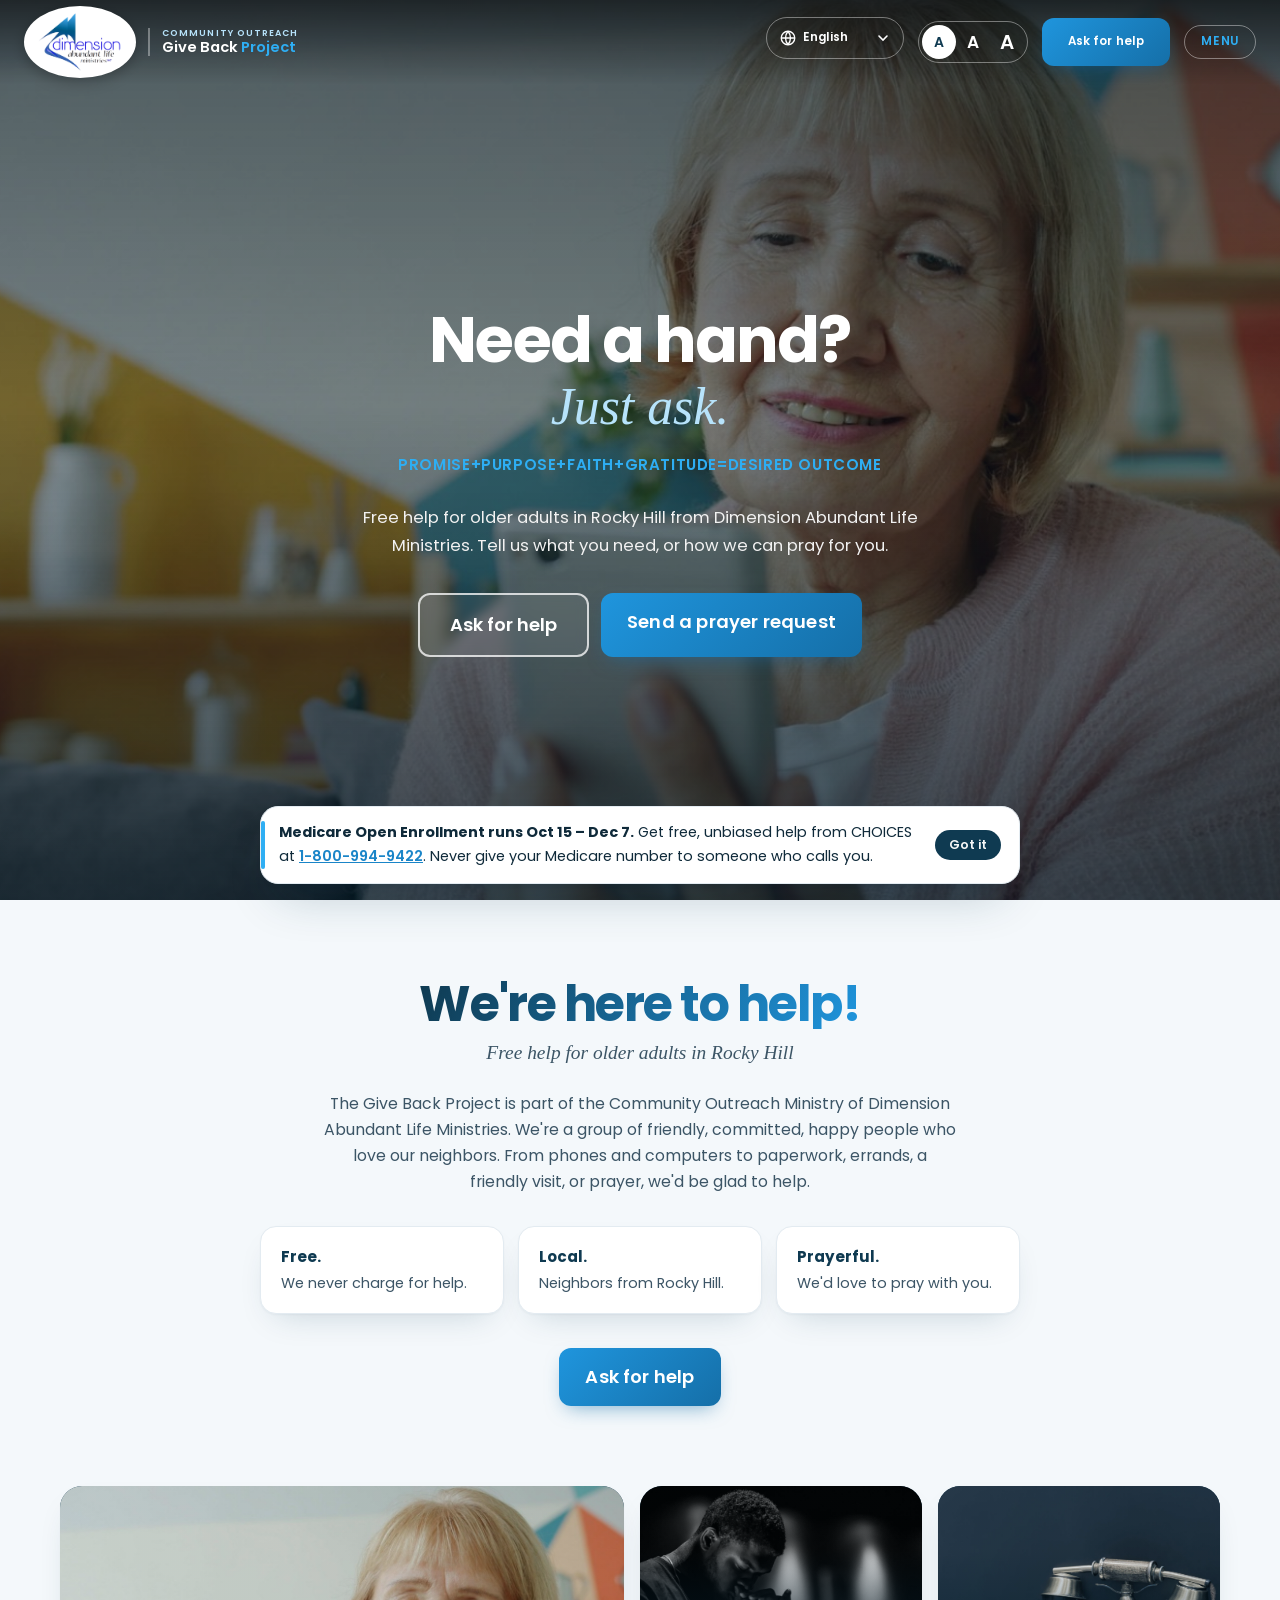
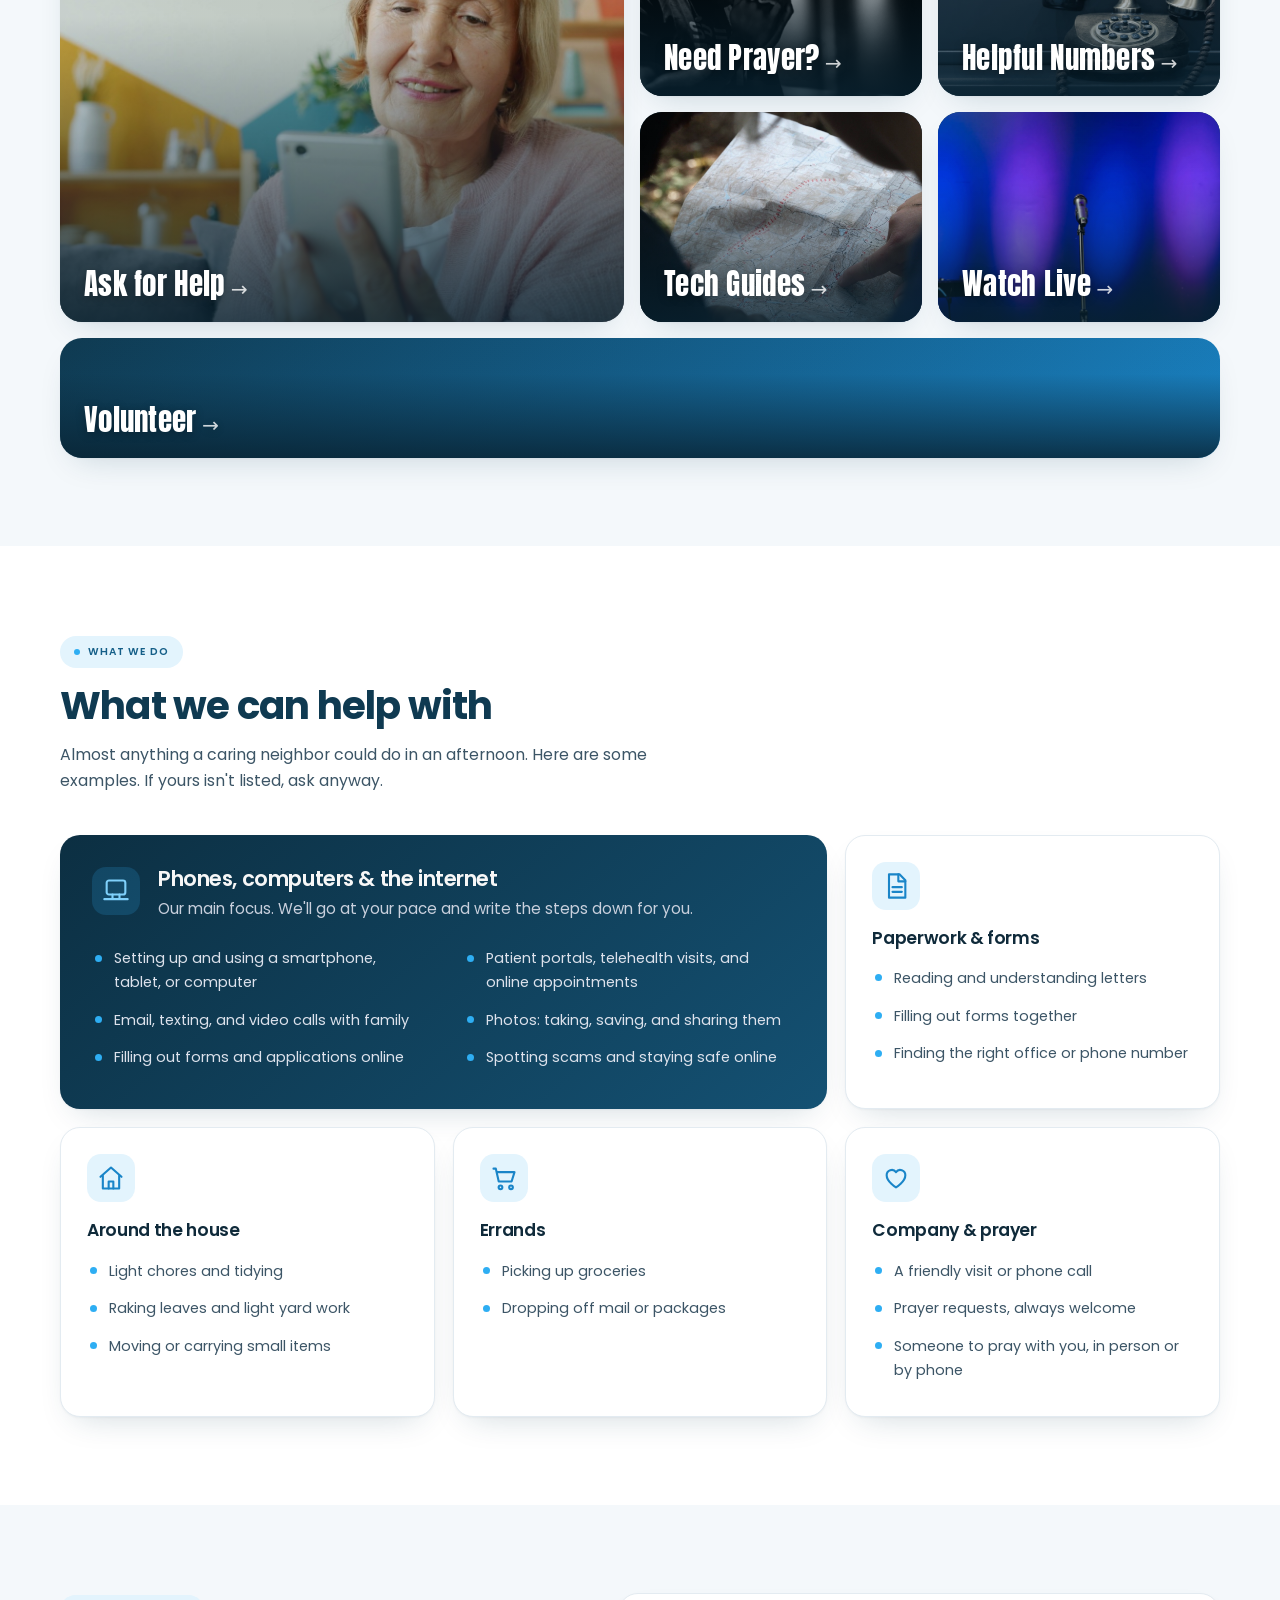
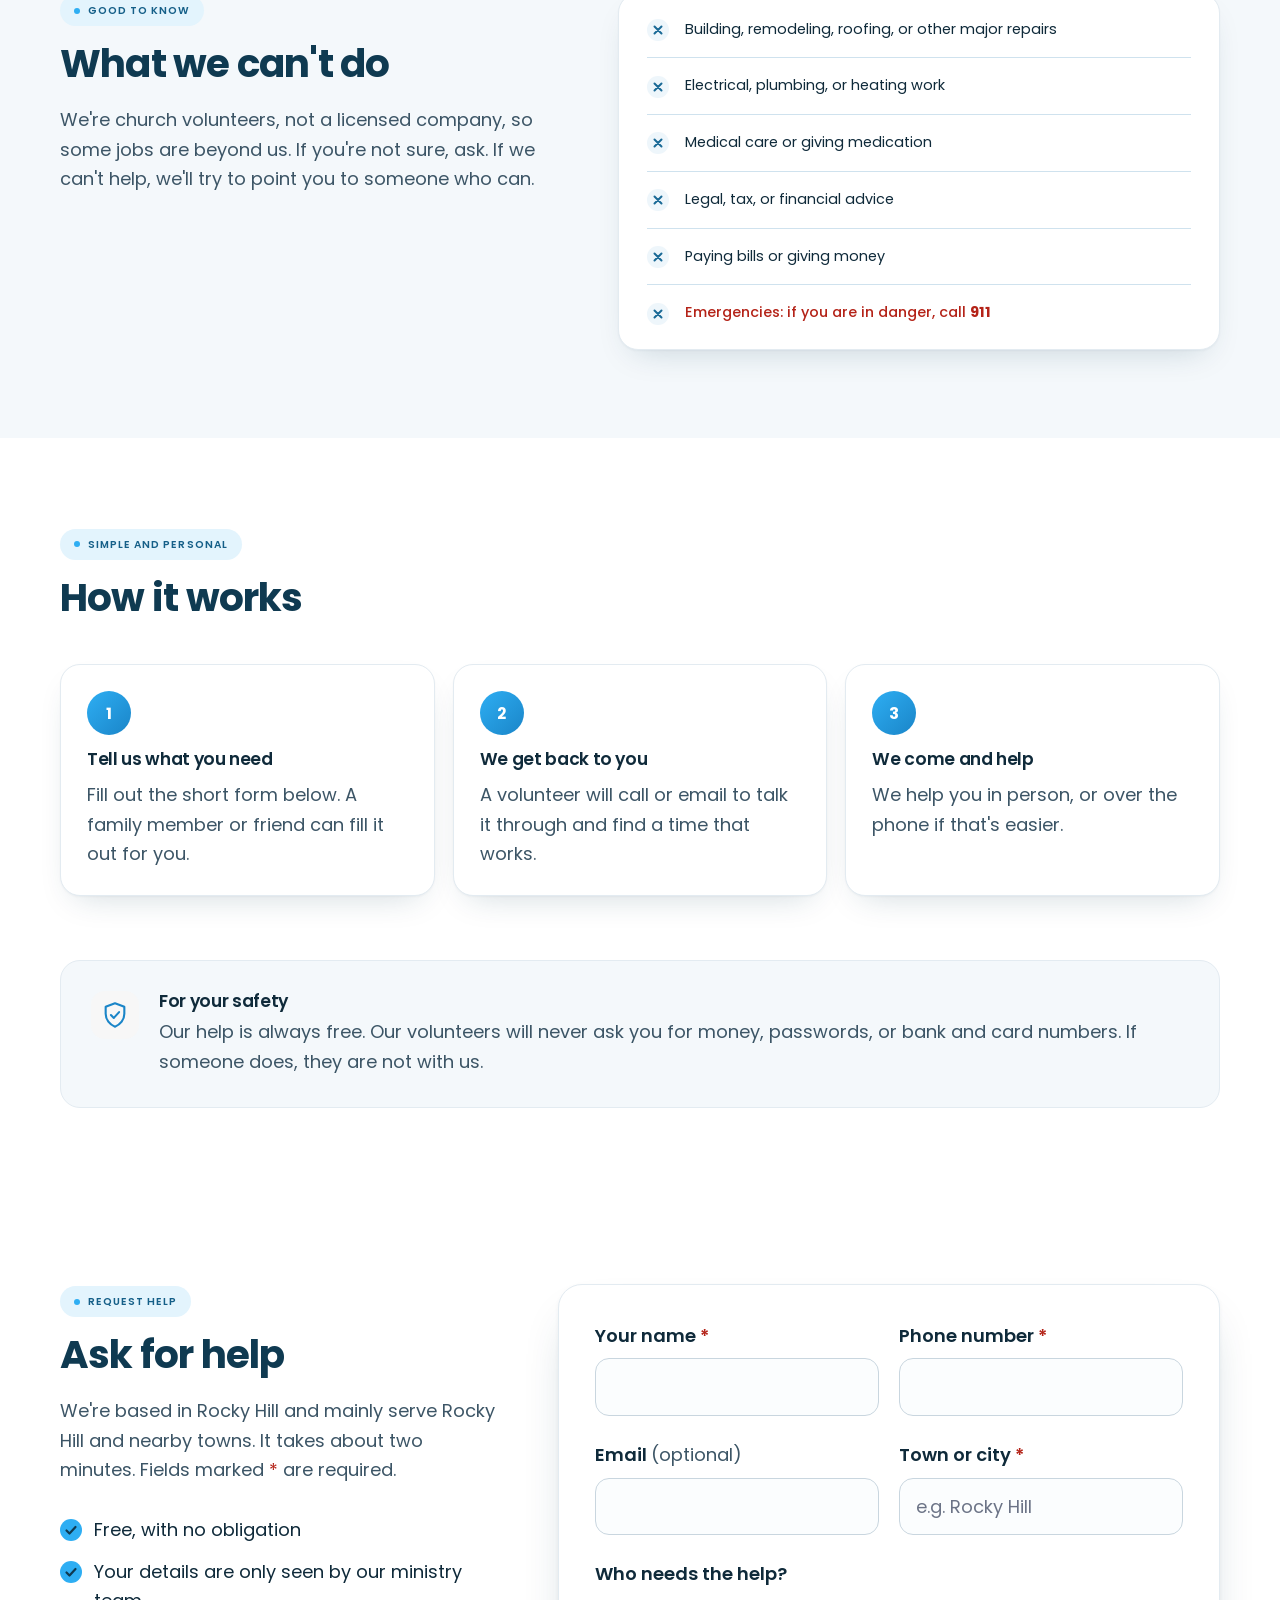
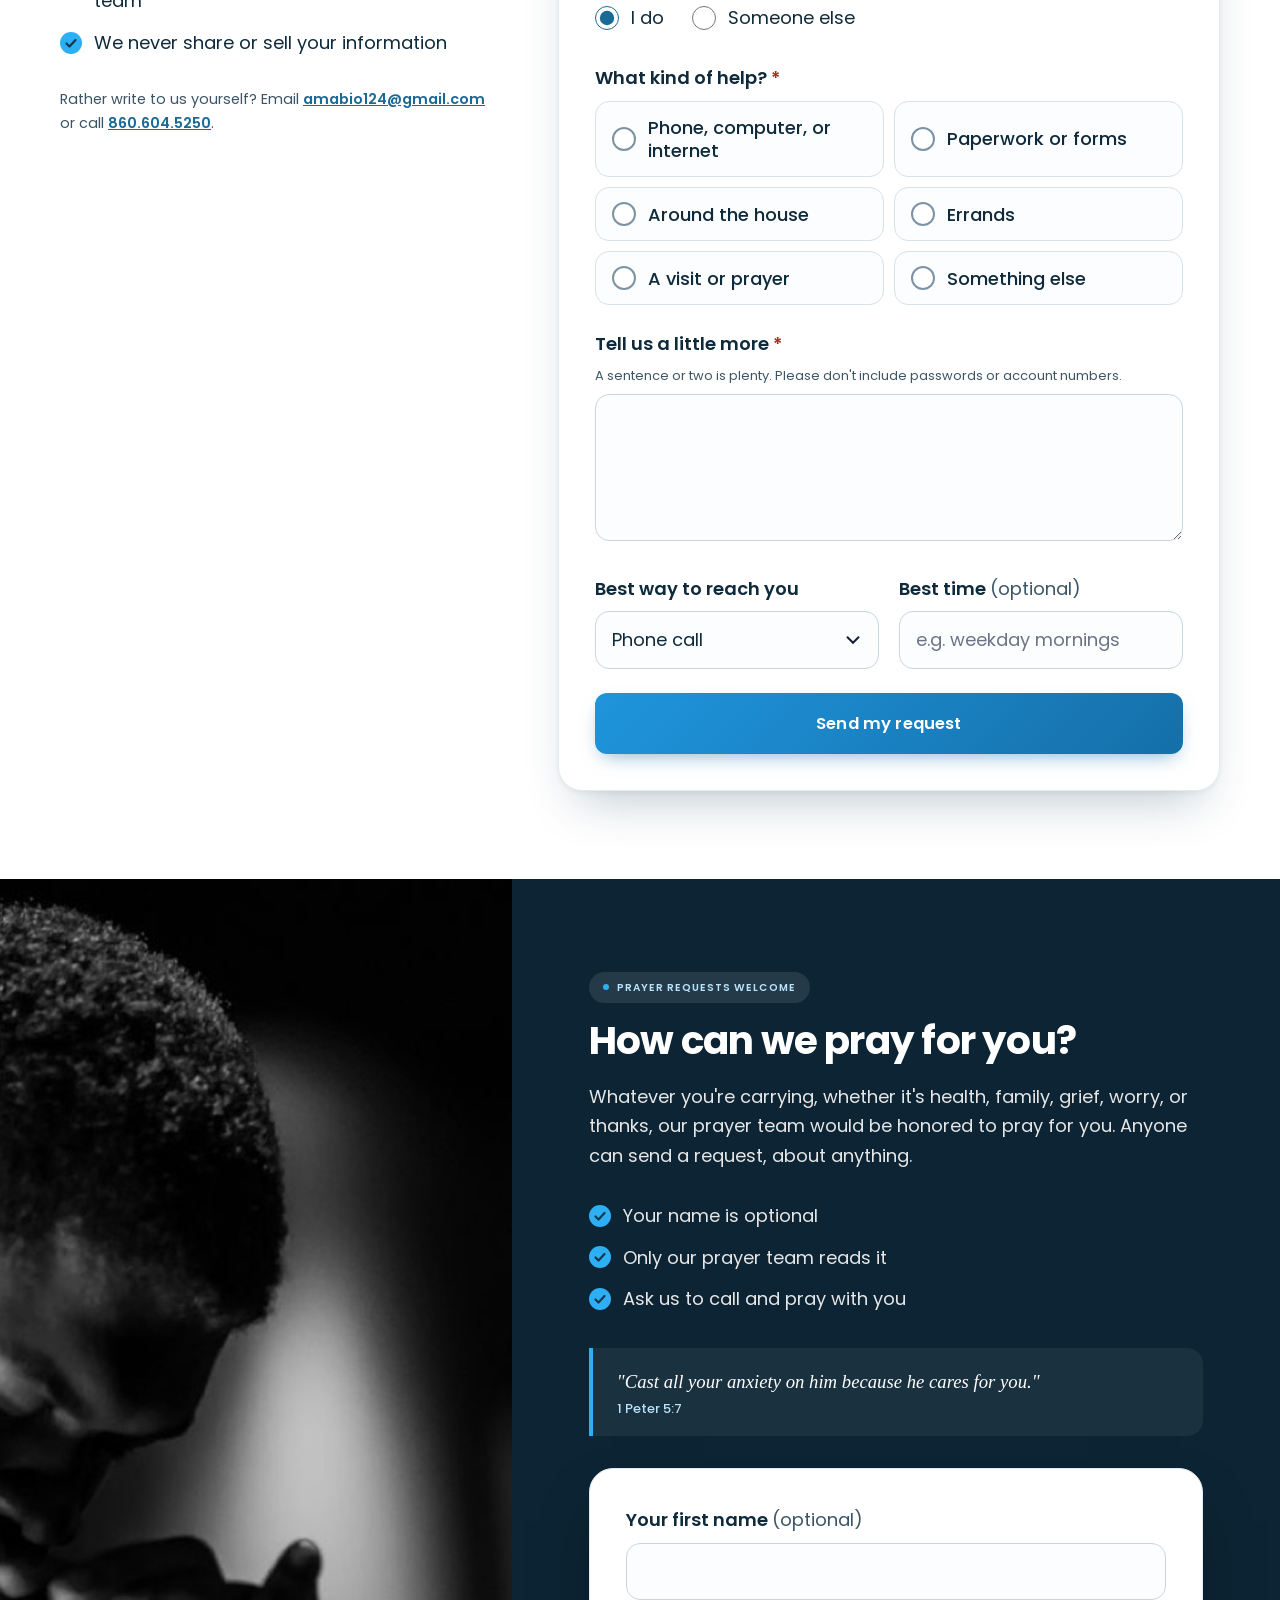
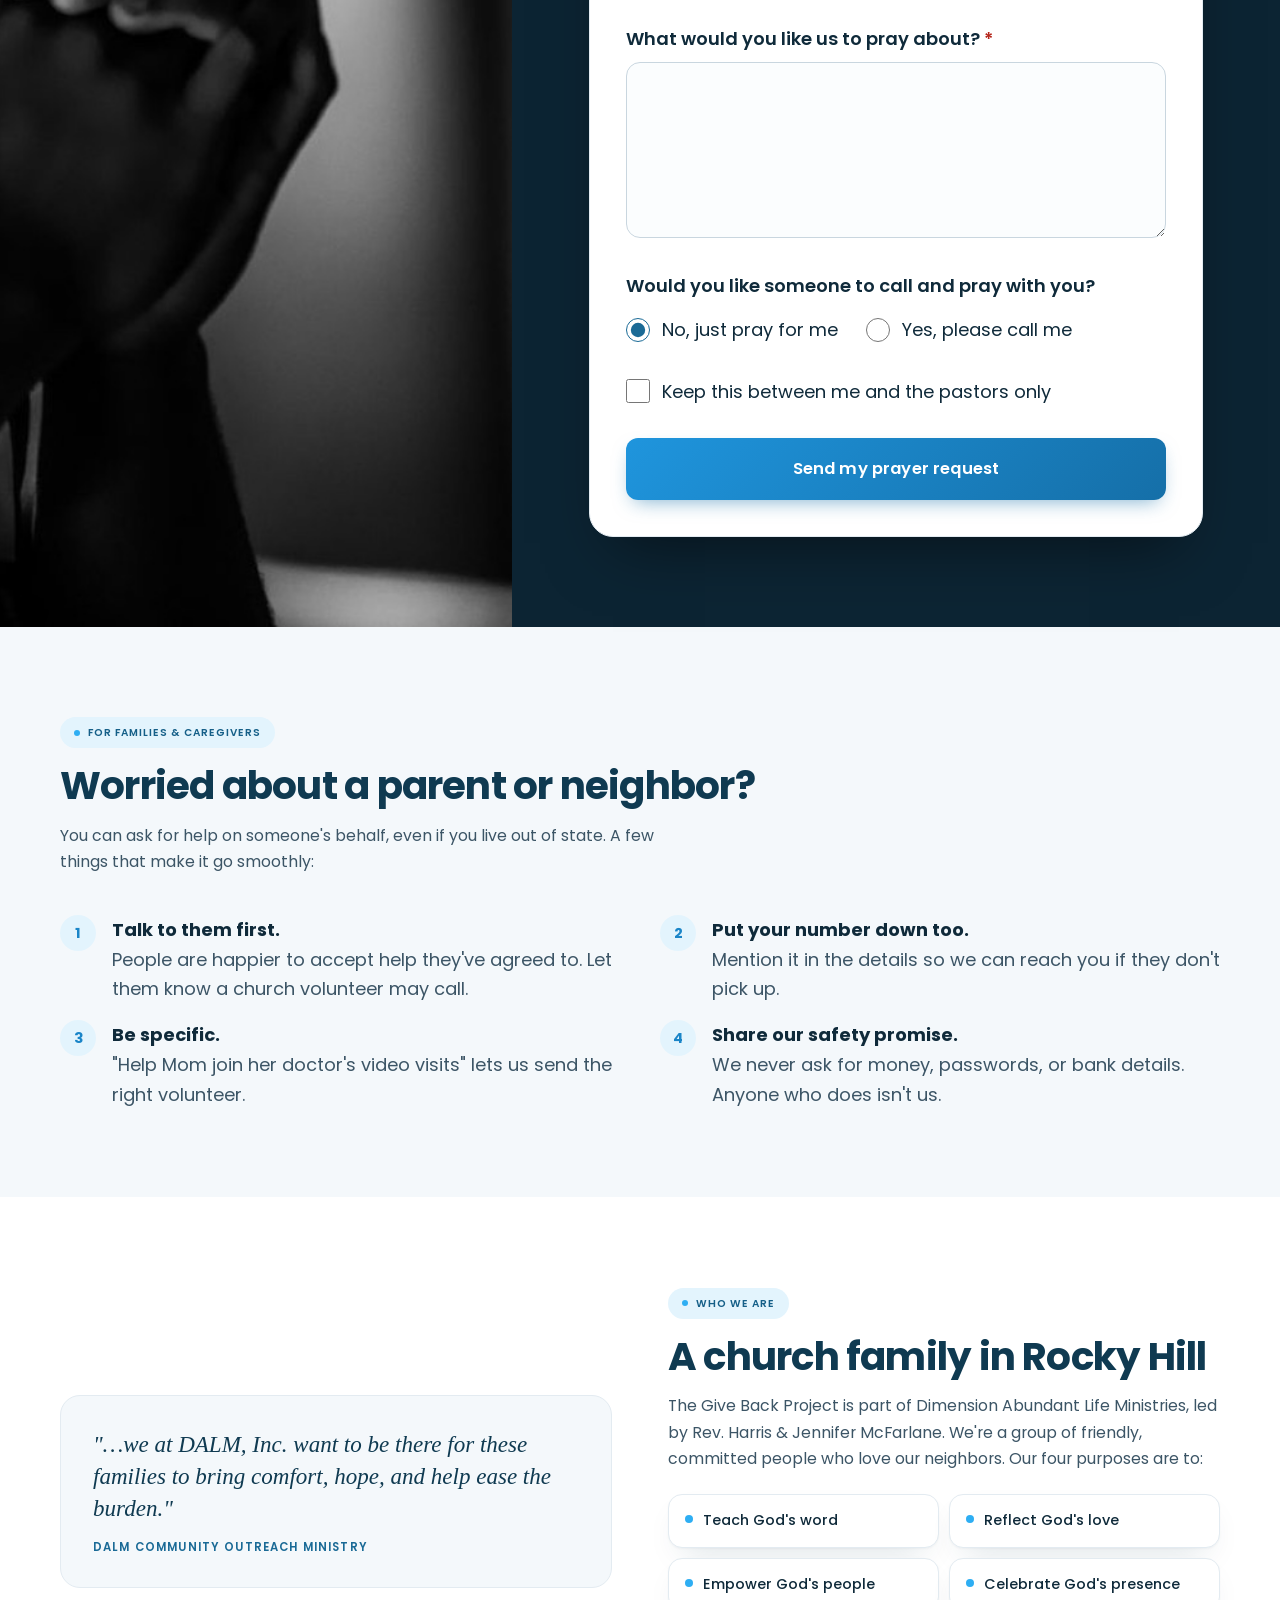
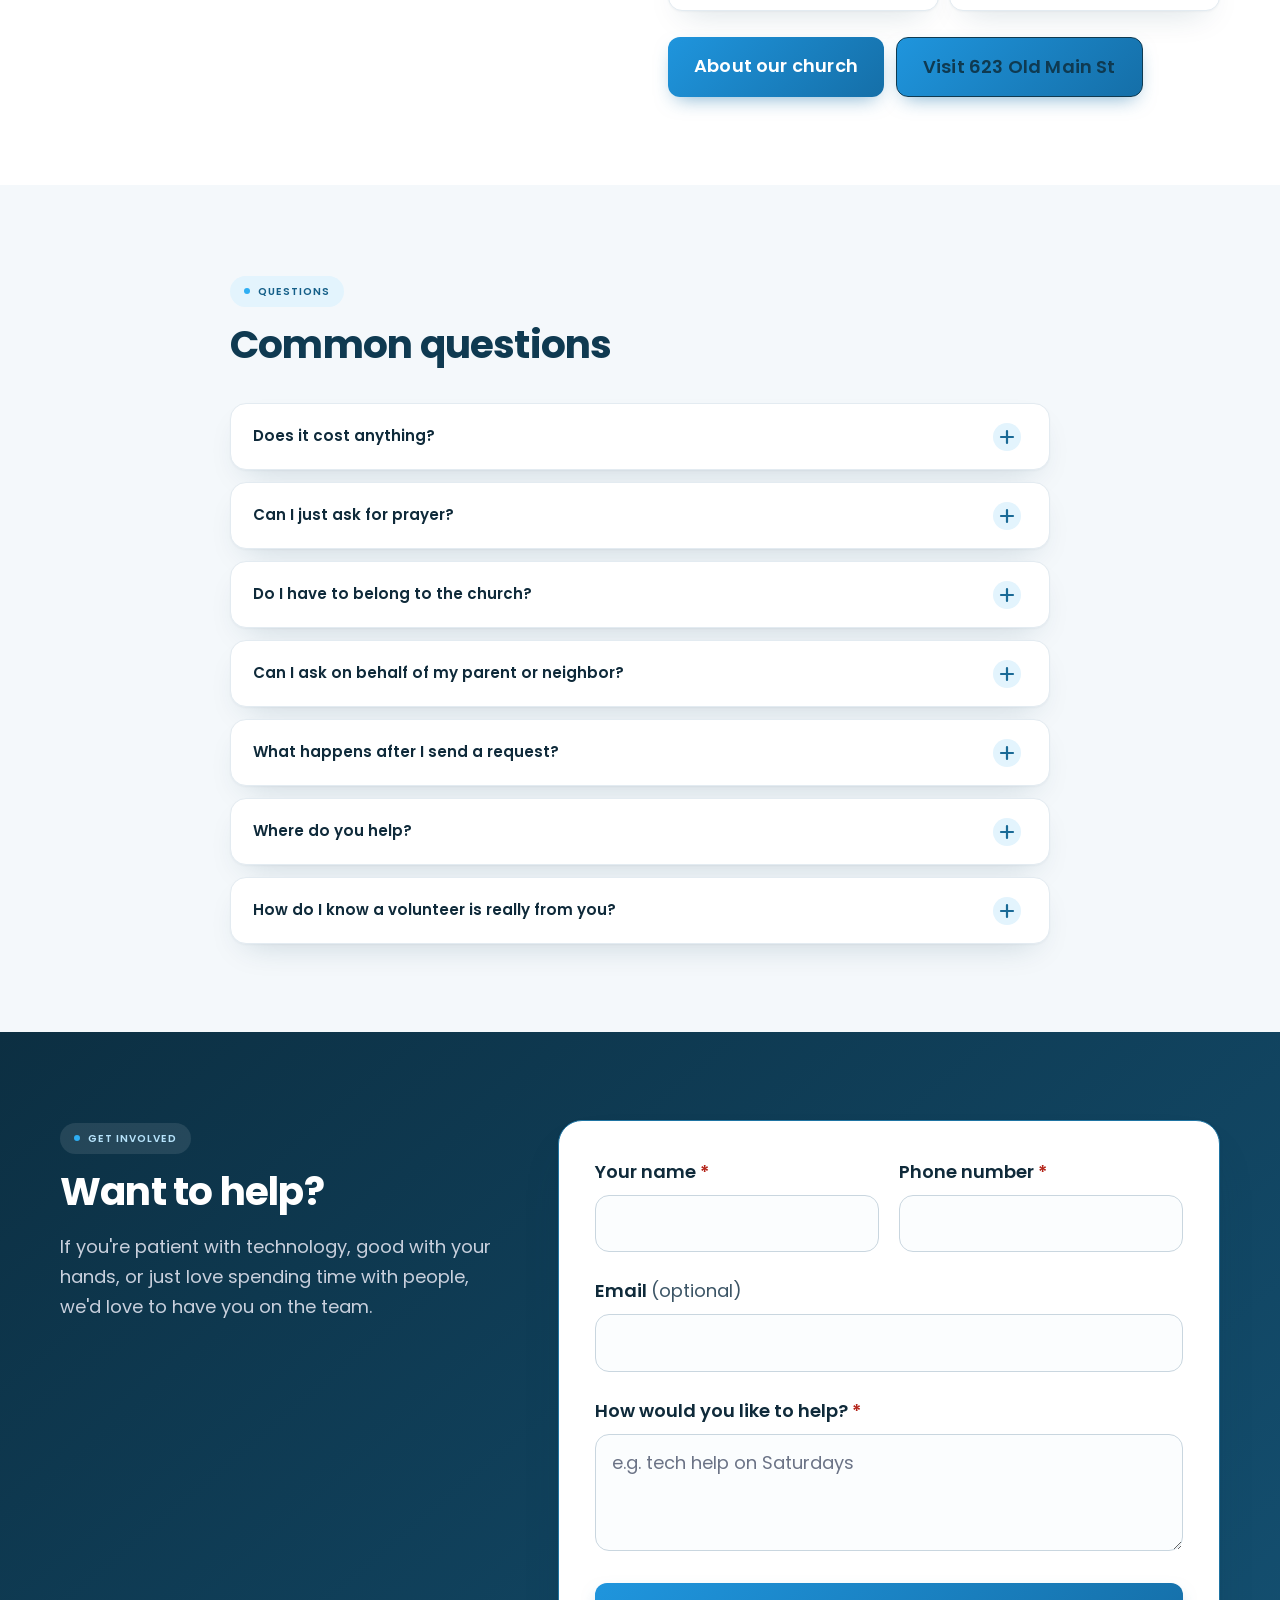
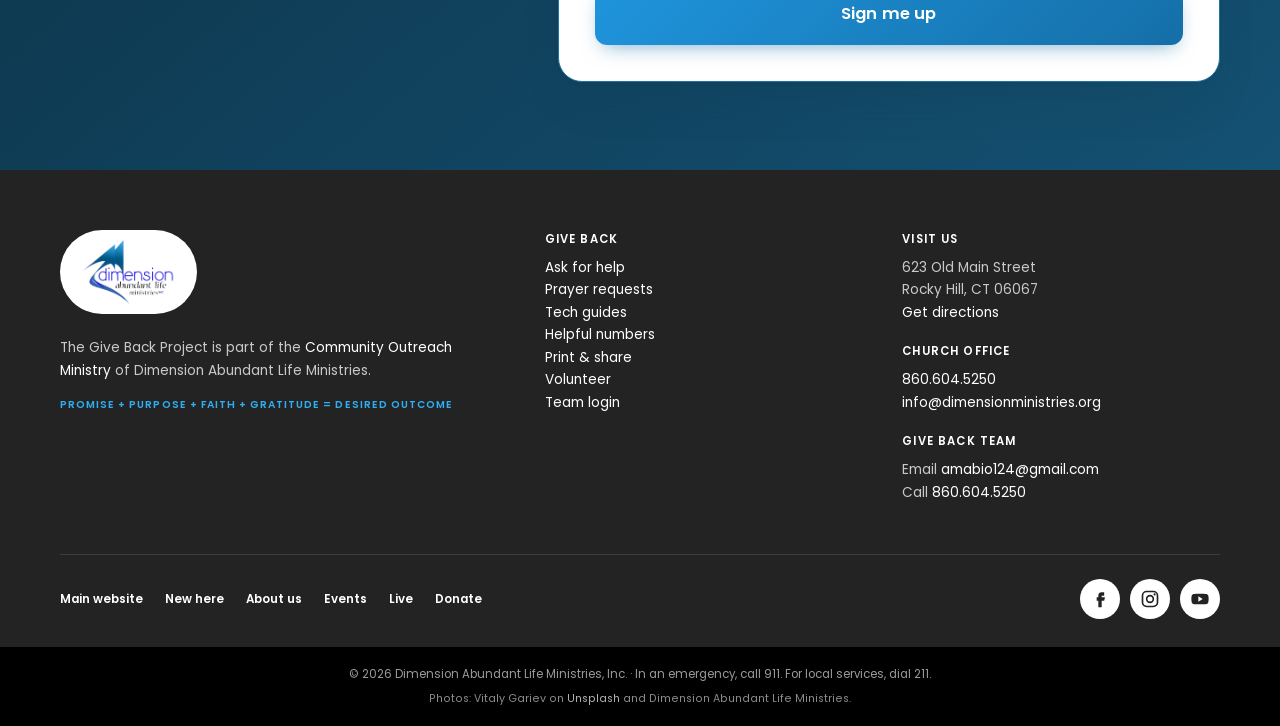
<file: index.html>
<!doctype html>
<html lang="en">
<head>
  <meta charset="utf-8">
  <meta name="viewport" content="width=device-width, initial-scale=1">
  <title>Give Back Project · Dimension Abundant Life Ministries</title>
  <meta name="description" content="Free help for older adults in Rocky Hill and nearby Connecticut towns from Dimension Abundant Life Ministries. Prayer requests welcome. Ask for help with phones, computers, the internet, paperwork, and everyday tasks.">
  <meta name="theme-color" content="#0f3a51">
  <meta property="og:title" content="Give Back Project · Free help for older adults in Rocky Hill, CT">
  <meta property="og:description" content="Ask for help with phones, computers, the internet, paperwork, and everyday tasks. Free, from Dimension Abundant Life Ministries.">
  <meta property="og:type" content="website">
  <link rel="icon" type="image/png" href="assets/dalm-logo.png">
  <link rel="apple-touch-icon" href="assets/dalm-logo.png">
  <link rel="preconnect" href="https://fonts.googleapis.com">
  <link rel="preconnect" href="https://fonts.gstatic.com" crossorigin>
  <link href="https://fonts.googleapis.com/css2?family=Poppins:wght@400;500;600;700&family=Tinos:ital,wght@0,400;0,700;1,400&family=Anton&display=swap" rel="stylesheet">
  <link rel="stylesheet" href="styles.css">
</head>
<body data-translated>
  <a class="skip" href="#main">Skip to content</a>

  <header class="site-header">
    <div class="wrap header-row">
      <a class="brand" href="index.html" aria-label="Give Back Project home, Dimension Abundant Life Ministries">
        <img src="assets/dalm-logo.png" alt="Dimension Abundant Life Ministries" width="78" height="54">
        <span class="brand-text"><small>Community Outreach</small><b>Give Back <span>Project</span></b></span>
      </a>
      <nav id="site-nav" aria-label="Main">
        <a href="index.html#can">What we do</a>
        <a href="guides.html">Tech guides</a>
        <a href="resources.html">Helpful numbers</a>
        <a href="print.html">Print &amp; share</a>
        <a href="index.html#pray">Prayer</a>
        <a href="index.html#volunteer">Volunteer</a>
        <a class="nav-ask" href="index.html#ask">Ask for help →</a>
      </nav>
      <div class="header-tools">
        <div class="textsize" role="group" aria-label="Text size">
          <button type="button" data-size="1" aria-label="Normal text">A</button>
          <button type="button" data-size="2" aria-label="Larger text">A</button>
          <button type="button" data-size="3" aria-label="Largest text">A</button>
        </div>
        <a class="btn btn-small" href="index.html#ask">Ask for help</a>
        <button class="menu-btn" type="button" aria-expanded="false" aria-controls="site-nav">Menu</button>
      </div>
    </div>
  </header>

  <div class="notice" id="notice" hidden>
    <div class="wrap">
      <p id="notice-text"></p>
      <button type="button" id="notice-close">Got it</button>
    </div>
  </div>

  <main id="main">
    <section class="hero hero-photo" id="top" style="--photo:url('assets/photos/hero.jpg')">
      <div class="wrap hero-center">
        <h1>Need a hand?</h1>
        <p class="hero-script">Just ask.</p>
        <p class="equation">Promise+Purpose+Faith+Gratitude=Desired Outcome</p>
        <p class="lede">Free help for older adults in Rocky Hill from Dimension Abundant Life Ministries. Tell us what you need, or how we can pray for you.</p>
        <div class="actions">
          <a class="btn-outline-light" href="#ask">Ask for help</a>
          <a class="btn" href="#pray">Send a prayer request</a>
        </div>
      </div>
      <a class="scroll-cue" href="#welcome" aria-label="Scroll down"><svg viewBox="0 0 24 24"><path d="M6 9l6 6 6-6"/></svg></a>
    </section>

    <section class="welcome" id="welcome">
      <div class="wrap narrow">
        <div class="ruled">
          <h2 class="big-blue">We're here to help!</h2>
          <p class="sub-serif">Free help for older adults in Rocky Hill</p>
        </div>
        <p class="welcome-text">The Give Back Project is part of the Community Outreach Ministry of Dimension Abundant Life Ministries. We're a group of friendly, committed, happy people who love our neighbors. From phones and computers to paperwork, errands, a friendly visit, or prayer, we'd be glad to help.</p>
        <ul class="promises">
          <li><strong>Free.</strong> We never charge for help.</li>
          <li><strong>Local.</strong> Neighbors from Rocky Hill.</li>
          <li><strong>Prayerful.</strong> We'd love to pray with you.</li>
        </ul>
        <a class="btn" href="#ask">Ask for help</a>
      </div>
    </section>

    <section class="tiles-section" aria-label="Quick links">
      <div class="wrap photo-tiles">
        <a class="tile-card t-big" href="#ask" style="--photo:url('assets/photos/hero.jpg')"><span>Ask for Help</span></a>
        <a class="tile-card" href="#pray" style="--photo:url('assets/photos/prayer.jpg')"><span>Need Prayer?</span></a>
        <a class="tile-card" href="resources.html" style="--photo:url('assets/photos/telephone.jpg')"><span>Helpful Numbers</span></a>
        <a class="tile-card" href="guides.html" style="--photo:url('assets/photos/map.jpg')"><span>Tech Guides</span></a>
        <a class="tile-card" href="https://www.dimensionministries.org/live" target="_blank" rel="noopener" style="--photo:url('assets/photos/live.jpg')"><span>Watch Live</span></a>
        <a class="tile-card t-plain" href="#volunteer"><span>Volunteer</span></a>
      </div>
    </section>

    <section id="can">
      <div class="wrap">
        <p class="kicker">What we do</p>
        <h2>What we can help with</h2>
        <p class="section-lede">Almost anything a caring neighbor could do in an afternoon. Here are some examples. If yours isn't listed, ask anyway.</p>

        <div class="cards">
          <article class="card-feature">
            <div class="card-head">
              <span class="icon icon-light" aria-hidden="true"><svg viewBox="0 0 24 24"><rect x="4" y="3" width="16" height="12" rx="2"/><path d="M2 19h20M9 15v4M15 15v4"/></svg></span>
              <div>
                <h3>Phones, computers &amp; the internet</h3>
                <p class="card-note">Our main focus. We'll go at your pace and write the steps down for you.</p>
              </div>
            </div>
            <ul>
              <li>Setting up and using a smartphone, tablet, or computer</li>
              <li>Email, texting, and video calls with family</li>
              <li>Filling out forms and applications online</li>
              <li>Patient portals, telehealth visits, and online appointments</li>
              <li>Photos: taking, saving, and sharing them</li>
              <li>Spotting scams and staying safe online</li>
            </ul>
          </article>
          <article>
            <span class="icon" aria-hidden="true"><svg viewBox="0 0 24 24"><path d="M6 2h9l5 5v15H6z"/><path d="M14 2v6h6M9 13h8M9 17h8"/></svg></span>
            <h3>Paperwork &amp; forms</h3>
            <ul>
              <li>Reading and understanding letters</li>
              <li>Filling out forms together</li>
              <li>Finding the right office or phone number</li>
            </ul>
          </article>
          <article>
            <span class="icon" aria-hidden="true"><svg viewBox="0 0 24 24"><path d="M3 11l9-8 9 8"/><path d="M5 10v11h14V10"/><path d="M10 21v-6h4v6"/></svg></span>
            <h3>Around the house</h3>
            <ul>
              <li>Light chores and tidying</li>
              <li>Raking leaves and light yard work</li>
              <li>Moving or carrying small items</li>
            </ul>
          </article>
          <article>
            <span class="icon" aria-hidden="true"><svg viewBox="0 0 24 24"><path d="M3 4h2l2.5 11h11L21 7H6.5"/><circle cx="9" cy="20" r="1.6"/><circle cx="18" cy="20" r="1.6"/></svg></span>
            <h3>Errands</h3>
            <ul>
              <li>Picking up groceries</li>
              <li>Dropping off mail or packages</li>
            </ul>
          </article>
          <article>
            <span class="icon" aria-hidden="true"><svg viewBox="0 0 24 24"><path d="M12 20s-8-4.8-8-10.4A4.4 4.4 0 0 1 12 7a4.4 4.4 0 0 1 8 2.6C20 15.2 12 20 12 20z"/></svg></span>
            <h3>Company &amp; prayer</h3>
            <ul>
              <li>A friendly visit or phone call</li>
              <li>Prayer requests, always welcome</li>
              <li>Someone to pray with you, in person or by phone</li>
            </ul>
          </article>
        </div>
      </div>
    </section>


    <section id="events" hidden>
      <div class="wrap narrow">
        <p class="kicker">Come see us</p>
        <h2>Upcoming Tech Help Days</h2>
        <p class="section-lede">Bring your phone, tablet, or laptop and your questions. No appointment needed.</p>
        <div class="events" id="event-list"></div>
      </div>
    </section>

    <section id="cannot">
      <div class="wrap two-col">
        <div>
          <p class="kicker">Good to know</p>
          <h2>What we can't do</h2>
          <p>We're church volunteers, not a licensed company, so some jobs are beyond us. If you're not sure, ask. If we can't help, we'll try to point you to someone who can.</p>
        </div>
        <ul class="limits">
          <li>Building, remodeling, roofing, or other major repairs</li>
          <li>Electrical, plumbing, or heating work</li>
          <li>Medical care or giving medication</li>
          <li>Legal, tax, or financial advice</li>
          <li>Paying bills or giving money</li>
          <li class="limit-urgent">Emergencies: if you are in danger, call <strong>911</strong></li>
        </ul>
      </div>
    </section>

    <section id="how" class="band">
      <div class="wrap">
        <p class="kicker">Simple and personal</p>
        <h2>How it works</h2>
        <ol class="steps">
          <li>
            <span class="step-num" aria-hidden="true">1</span>
            <h3>Tell us what you need</h3>
            <p>Fill out the short form below. A family member or friend can fill it out for you.</p>
          </li>
          <li>
            <span class="step-num" aria-hidden="true">2</span>
            <h3>We get back to you</h3>
            <p>A volunteer will call or email to talk it through and find a time that works.</p>
          </li>
          <li>
            <span class="step-num" aria-hidden="true">3</span>
            <h3>We come and help</h3>
            <p>We help you in person, or over the phone if that's easier.</p>
          </li>
        </ol>

        <aside class="safety">
          <span class="icon" aria-hidden="true"><svg viewBox="0 0 24 24"><path d="M12 2l8 3v6c0 5-3.4 9.4-8 11-4.6-1.6-8-6-8-11V5z"/><path d="M8.5 12l2.5 2.5 4.5-5"/></svg></span>
          <div>
            <h3>For your safety</h3>
            <p>Our help is always free. Our volunteers will never ask you for money, passwords, or bank and card numbers. If someone does, they are not with us.</p>
          </div>
        </aside>
      </div>
    </section>

    <section id="ask">
      <div class="wrap ask-grid">
        <div class="ask-intro">
          <p class="kicker">Request help</p>
          <h2>Ask for help</h2>
          <p>We're based in Rocky Hill and mainly serve Rocky Hill and nearby towns. It takes about two minutes. Fields marked <span class="req" aria-hidden="true">*</span><span class="sr">with a star</span> are required.</p>
          <ul class="ask-points">
            <li>Free, with no obligation</li>
            <li>Your details are only seen by our ministry team</li>
            <li>We never share or sell your information</li>
          </ul>
          <p class="ask-email" id="ask-email" hidden></p>
        </div>

        <div class="ask-panel">
          <form id="request-form" class="form" novalidate data-kind="Help request">
            <p class="draft-note" hidden>We saved what you typed last time. <button type="button" class="link-btn draft-clear">Start over</button></p>
            <div class="row">
              <div class="field">
                <label for="name">Your name <span class="req" aria-hidden="true">*</span></label>
                <input id="name" name="name" type="text" autocomplete="name" required>
              </div>
              <div class="field">
                <label for="phone">Phone number <span class="req" aria-hidden="true">*</span></label>
                <input id="phone" name="phone" type="tel" autocomplete="tel" inputmode="tel" required>
              </div>
            </div>

            <div class="row">
              <div class="field">
                <label for="email">Email <span class="optional">(optional)</span></label>
                <input id="email" name="email" type="email" autocomplete="email">
              </div>
              <div class="field">
                <label for="town">Town or city <span class="req" aria-hidden="true">*</span></label>
                <input id="town" name="town" type="text" autocomplete="address-level2" placeholder="e.g. Rocky Hill" required>
              </div>
            </div>

            <fieldset class="field">
              <legend>Who needs the help?</legend>
              <div class="choices">
                <label class="choice"><input type="radio" name="for" value="Myself" checked> I do</label>
                <label class="choice"><input type="radio" name="for" value="Someone else"> Someone else</label>
              </div>
            </fieldset>

            <fieldset class="field">
              <legend>What kind of help? <span class="req" aria-hidden="true">*</span></legend>
              <div class="tiles" data-required="kind">
                <label class="tile"><input type="radio" name="kind" value="Phone, computer, or internet"><span>Phone, computer, or internet</span></label>
                <label class="tile"><input type="radio" name="kind" value="Paperwork or forms"><span>Paperwork or forms</span></label>
                <label class="tile"><input type="radio" name="kind" value="Around the house"><span>Around the house</span></label>
                <label class="tile"><input type="radio" name="kind" value="Errands"><span>Errands</span></label>
                <label class="tile"><input type="radio" name="kind" value="A visit or prayer"><span>A visit or prayer</span></label>
                <label class="tile"><input type="radio" name="kind" value="Something else"><span>Something else</span></label>
              </div>
            </fieldset>

            <div class="field">
              <label for="details">Tell us a little more <span class="req" aria-hidden="true">*</span></label>
              <p class="hint" id="details-hint">A sentence or two is plenty. Please don't include passwords or account numbers.</p>
              <textarea id="details" name="details" rows="4" aria-describedby="details-hint" maxlength="2000" required></textarea>
            </div>

            <div class="row">
              <div class="field">
                <label for="contact">Best way to reach you</label>
                <select id="contact" name="contact">
                  <option value="Phone call">Phone call</option>
                  <option value="Text message">Text message</option>
                  <option value="Email">Email</option>
                </select>
              </div>
              <div class="field">
                <label for="when">Best time <span class="optional">(optional)</span></label>
                <input id="when" name="when" type="text" placeholder="e.g. weekday mornings">
              </div>
            </div>

            <div class="trap" aria-hidden="true">
              <label for="honey-1">Leave this blank</label>
              <input id="honey-1" name="_honey" type="text" tabindex="-1" autocomplete="off">
            </div>
            <input type="hidden" name="language" value="English">

            <button class="btn btn-big" type="submit">Send my request</button>
            <p class="status" role="status" aria-live="polite"></p>
          </form>

          <div class="thanks" tabindex="-1" hidden>
            <span class="thanks-mark" aria-hidden="true"><svg viewBox="0 0 24 24"><path d="M5 12.5l4.5 4.5L19 7.5"/></svg></span>
            <h3>Thank you. We have your request.</h3>
            <p>A volunteer from Dimension Abundant Life Ministries will get back to you soon. You don't need to do anything else.</p>
            <p class="fine">Your reference number is <strong class="ref"></strong>.</p>
            <button class="link-btn" type="button" data-again>Send another request</button>
          </div>
        </div>
      </div>
    </section>

    <section id="pray" class="pray">
      <div class="pray-photo" role="img" aria-label="A man praying" style="--photo:url('assets/photos/prayer.jpg')"></div>
      <div class="wrap ask-grid">
        <div class="ask-intro">
          <p class="kicker">Prayer requests welcome</p>
          <h2>How can we pray for you?</h2>
          <p>Whatever you're carrying, whether it's health, family, grief, worry, or thanks, our prayer team would be honored to pray for you. Anyone can send a request, about anything.</p>
          <ul class="ask-points">
            <li>Your name is optional</li>
            <li>Only our prayer team reads it</li>
            <li>Ask us to call and pray with you</li>
          </ul>
          <blockquote class="verse">"Cast all your anxiety on him because he cares for you."<cite>1 Peter 5:7</cite></blockquote>
        </div>

        <div class="ask-panel">
          <form id="prayer-form" class="form" novalidate data-kind="Prayer request">
            <p class="draft-note" hidden>We saved what you typed last time. <button type="button" class="link-btn draft-clear">Start over</button></p>
            <div class="field">
              <label for="p-name">Your first name <span class="optional">(optional)</span></label>
              <input id="p-name" name="name" type="text" autocomplete="given-name">
            </div>
            <div class="field">
              <label for="p-details">What would you like us to pray about? <span class="req" aria-hidden="true">*</span></label>
              <textarea id="p-details" name="details" rows="5" maxlength="3000" required></textarea>
            </div>
            <fieldset class="field">
              <legend>Would you like someone to call and pray with you?</legend>
              <div class="choices">
                <label class="choice"><input type="radio" name="callback" value="No, just pray for me" checked> No, just pray for me</label>
                <label class="choice"><input type="radio" name="callback" value="Yes, please call me" data-reveal="p-phone-field"> Yes, please call me</label>
              </div>
            </fieldset>
            <div class="field" id="p-phone-field" hidden>
              <label for="p-phone">Phone number</label>
              <input id="p-phone" name="phone" type="tel" autocomplete="tel" inputmode="tel">
            </div>
            <label class="choice private-choice"><input type="checkbox" name="private" value="Yes"> Keep this between me and the pastors only</label>
            <div class="trap" aria-hidden="true">
              <label for="honey-3">Leave this blank</label>
              <input id="honey-3" name="_honey" type="text" tabindex="-1" autocomplete="off">
            </div>
            <input type="hidden" name="language" value="English">
            <button class="btn btn-big" type="submit">Send my prayer request</button>
            <p class="status" role="status" aria-live="polite"></p>
          </form>

          <div class="thanks" tabindex="-1" hidden>
            <span class="thanks-mark" aria-hidden="true"><svg viewBox="0 0 24 24"><path d="M5 12.5l4.5 4.5L19 7.5"/></svg></span>
            <h3>We're praying with you.</h3>
            <p>Thank you for trusting us with this. Our prayer team will lift it up in prayer. If you asked for a call, someone will be in touch soon.</p>
            <p class="fine">Your reference number is <strong class="ref"></strong>.</p>
            <button class="link-btn" type="button" data-again>Send another prayer request</button>
          </div>
        </div>
      </div>
    </section>

    <section id="families" class="band">
      <div class="wrap">
        <p class="kicker">For families &amp; caregivers</p>
        <h2>Worried about a parent or neighbor?</h2>
        <p class="section-lede">You can ask for help on someone's behalf, even if you live out of state. A few things that make it go smoothly:</p>
        <ol class="tips">
          <li><strong>Talk to them first.</strong> People are happier to accept help they've agreed to. Let them know a church volunteer may call.</li>
          <li><strong>Put your number down too.</strong> Mention it in the details so we can reach you if they don't pick up.</li>
          <li><strong>Be specific.</strong> "Help Mom join her doctor's video visits" lets us send the right volunteer.</li>
          <li><strong>Share our safety promise.</strong> We never ask for money, passwords, or bank details. Anyone who does isn't us.</li>
        </ol>
      </div>
    </section>

    <section class="outreach" id="about">
      <div class="wrap outreach-grid">
        <div>
          <blockquote>"…we at DALM, Inc. want to be there for these families to bring comfort, hope, and help ease the burden."<cite>DALM Community Outreach Ministry</cite></blockquote>
        </div>
        <div>
          <p class="kicker">Who we are</p>
          <h2>A church family in Rocky Hill</h2>
          <p class="section-lede" style="margin-bottom:0">The Give Back Project is part of Dimension Abundant Life Ministries, led by Rev. Harris &amp; Jennifer McFarlane. We're a group of friendly, committed people who love our neighbors. Our four purposes are to:</p>
          <ul class="purposes">
            <li>Teach God's word</li>
            <li>Reflect God's love</li>
            <li>Empower God's people</li>
            <li>Celebrate God's presence</li>
          </ul>
          <div class="visit">
            <a class="btn" href="https://www.dimensionministries.org/about-us" target="_blank" rel="noopener">About our church</a>
            <a class="btn btn-outline" href="https://maps.google.com/?q=623+Old+Main+Street+Rocky+Hill+CT+06067" target="_blank" rel="noopener">Visit 623 Old Main St</a>
          </div>
        </div>
      </div>
    </section>

    <section id="faq">
      <div class="wrap narrow">
        <p class="kicker">Questions</p>
        <h2>Common questions</h2>
        <div class="faq">
          <details>
            <summary>Does it cost anything?</summary>
            <p>No. Our help is always free. We will never ask you for money.</p>
          </details>
          <details>
            <summary>Can I just ask for prayer?</summary>
            <p>Yes, please do. Prayer requests are always welcome, from anyone, about anything. Use the <a href="#pray">prayer request form</a>. You can leave your name off, and you can ask for someone to call and pray with you.</p>
          </details>
          <details>
            <summary>Do I have to belong to the church?</summary>
            <p>No. Anyone can ask for help, whatever their faith or background. If you'd ever like to visit, we'd love to see you at 623 Old Main Street in Rocky Hill, or <a href="https://www.dimensionministries.org/live" target="_blank" rel="noopener">watch online</a>.</p>
          </details>
          <details>
            <summary>Can I ask on behalf of my parent or neighbor?</summary>
            <p>Yes. Choose "Someone else" on the form and tell us a little about them. Please make sure they're happy for us to get in touch.</p>
          </details>
          <details>
            <summary>What happens after I send a request?</summary>
            <p>Someone from our ministry team reads every request. A volunteer will reach out the way you asked, by phone, text, or email, to talk it through and arrange a time.</p>
          </details>
          <details>
            <summary>Where do you help?</summary>
            <p>We're based in Rocky Hill, so we mainly help people in Rocky Hill and nearby towns like Wethersfield, Cromwell, Newington, Glastonbury, and Berlin. If you're farther away, ask anyway. We can often help over the phone, and we'll gladly pray for anyone, anywhere.</p>
          </details>
          <details>
            <summary>How do I know a volunteer is really from you?</summary>
            <p>Our volunteers will tell you they're from Dimension Abundant Life Ministries and mention the request you sent. You can always check by calling the church office at <a href="tel:18606045250">860.604.5250</a>. They will never ask for money, passwords, or bank details.</p>
          </details>
        </div>
      </div>
    </section>

    <section id="volunteer" class="volunteer">
      <div class="wrap ask-grid">
        <div class="ask-intro">
          <p class="kicker">Get involved</p>
          <h2>Want to help?</h2>
          <p>If you're patient with technology, good with your hands, or just love spending time with people, we'd love to have you on the team.</p>
        </div>

        <div class="ask-panel">
          <form id="volunteer-form" class="form" novalidate data-kind="Volunteer sign-up">
            <div class="row">
              <div class="field">
                <label for="v-name">Your name <span class="req" aria-hidden="true">*</span></label>
                <input id="v-name" name="name" type="text" autocomplete="name" required>
              </div>
              <div class="field">
                <label for="v-phone">Phone number <span class="req" aria-hidden="true">*</span></label>
                <input id="v-phone" name="phone" type="tel" autocomplete="tel" inputmode="tel" required>
              </div>
            </div>
            <div class="field">
              <label for="v-email">Email <span class="optional">(optional)</span></label>
              <input id="v-email" name="email" type="email" autocomplete="email">
            </div>
            <div class="field">
              <label for="v-details">How would you like to help? <span class="req" aria-hidden="true">*</span></label>
              <textarea id="v-details" name="details" rows="3" maxlength="2000" required placeholder="e.g. tech help on Saturdays"></textarea>
            </div>
            <div class="trap" aria-hidden="true">
              <label for="honey-2">Leave this blank</label>
              <input id="honey-2" name="_honey" type="text" tabindex="-1" autocomplete="off">
            </div>
            <input type="hidden" name="language" value="English">
            <button class="btn btn-big" type="submit">Sign me up</button>
            <p class="status" role="status" aria-live="polite"></p>
          </form>

          <div class="thanks" tabindex="-1" hidden>
            <span class="thanks-mark" aria-hidden="true"><svg viewBox="0 0 24 24"><path d="M5 12.5l4.5 4.5L19 7.5"/></svg></span>
            <h3>Thank you for signing up!</h3>
            <p>Someone from our ministry team will be in touch about next steps.</p>
            <p class="fine">Your reference number is <strong class="ref"></strong>.</p>
          </div>
        </div>
      </div>
    </section>
  </main>

  <footer class="site-footer">
    <div class="wrap footer-grid">
      <div>
        <span class="footer-logo"><img src="assets/dalm-logo.png" alt="Dimension Abundant Life Ministries" width="116" height="80"></span>
        <p>The Give Back Project is part of the <a href="https://www.dimensionministries.org/community-outreach-ministry" target="_blank" rel="noopener">Community Outreach Ministry</a> of Dimension Abundant Life Ministries.</p>
        <p class="equation">Promise + Purpose + Faith + Gratitude = Desired Outcome</p>
      </div>
      <div>
        <p class="footer-head">Give Back</p>
        <p><a href="index.html#ask">Ask for help</a><br><a href="index.html#pray">Prayer requests</a><br><a href="guides.html">Tech guides</a><br><a href="resources.html">Helpful numbers</a><br><a href="print.html">Print &amp; share</a><br><a href="index.html#volunteer">Volunteer</a><br><a href="admin.html" rel="nofollow">Team login</a></p>
      </div>
      <div>
        <p class="footer-head">Visit us</p>
        <p>623 Old Main Street<br>Rocky Hill, CT 06067<br><a href="https://maps.google.com/?q=623+Old+Main+Street+Rocky+Hill+CT+06067" target="_blank" rel="noopener">Get directions</a></p>
        <p class="footer-head">Church office</p>
        <p><a href="tel:18606045250">860.604.5250</a><br><a href="mailto:info@dimensionministries.org">info@dimensionministries.org</a></p>
        <p class="footer-head">Give Back team</p>
        <p id="footer-contact">Use the form on our home page to reach us.</p>
      </div>
    </div>
    <div class="wrap footer-links">
      <div class="footer-nav" role="navigation" aria-label="Dimension Abundant Life Ministries">
        <a href="https://www.dimensionministries.org/" target="_blank" rel="noopener">Main website</a>
        <a href="https://www.dimensionministries.org/about-us" target="_blank" rel="noopener">New here</a>
        <a href="https://www.dimensionministries.org/about-us" target="_blank" rel="noopener">About us</a>
        <a href="https://www.dimensionministries.org/events" target="_blank" rel="noopener">Events</a>
        <a href="https://www.dimensionministries.org/live" target="_blank" rel="noopener">Live</a>
        <a href="https://www.dimensionministries.org/online-giving" target="_blank" rel="noopener">Donate</a>
      </div>
      <div class="social">
          <a href="https://www.facebook.com/DimensionAbundantLifeMinistries" target="_blank" rel="noopener" aria-label="Facebook"><svg viewBox="0 0 24 24" aria-hidden="true"><path d="M14 8h3V4h-3a4 4 0 0 0-4 4v2H8v4h2v8h4v-8h3l1-4h-4V8z"/></svg></a>
          <a href="https://www.instagram.com/dimensionlifeministries/" target="_blank" rel="noopener" aria-label="Instagram"><svg viewBox="0 0 24 24" aria-hidden="true"><rect x="3" y="3" width="18" height="18" rx="5" fill="none" stroke="currentColor" stroke-width="2"/><circle cx="12" cy="12" r="4" fill="none" stroke="currentColor" stroke-width="2"/><circle cx="17.5" cy="6.5" r="1.3"/></svg></a>
          <a href="https://www.youtube.com/channel/UC2dPU9p5CdF0M4lxwu2d5DQ" target="_blank" rel="noopener" aria-label="YouTube"><svg viewBox="0 0 24 24" aria-hidden="true"><path d="M22 8.2a3 3 0 0 0-2.1-2.1C18 5.6 12 5.6 12 5.6s-6 0-7.9.5A3 3 0 0 0 2 8.2 31 31 0 0 0 1.6 12 31 31 0 0 0 2 15.8a3 3 0 0 0 2.1 2.1c1.9.5 7.9.5 7.9.5s6 0 7.9-.5a3 3 0 0 0 2.1-2.1 31 31 0 0 0 .4-3.8 31 31 0 0 0-.4-3.8zM10 15.2V8.8l5.2 3.2z"/></svg></a>
        </div>
    </div>
    <div class="footer-bottom">
      <div class="wrap">
        <p>© <span id="year"></span> Dimension Abundant Life Ministries, Inc. · In an emergency, call 911. For local services, dial 211.</p>
        <p class="credit">Photos: Vitaly Gariev on <a href="https://unsplash.com/photos/elderly-woman-smiling-while-looking-at-smartphone-cHbyGVOQspk" target="_blank" rel="noopener">Unsplash</a> and Dimension Abundant Life Ministries.</p>
      </div>
    </div>
  </footer>

  <script src="i18n/strings.js"></script>
  <script src="i18n/i18n.js"></script>
  <script src="script.js"></script>
</body>
</html>
</file>
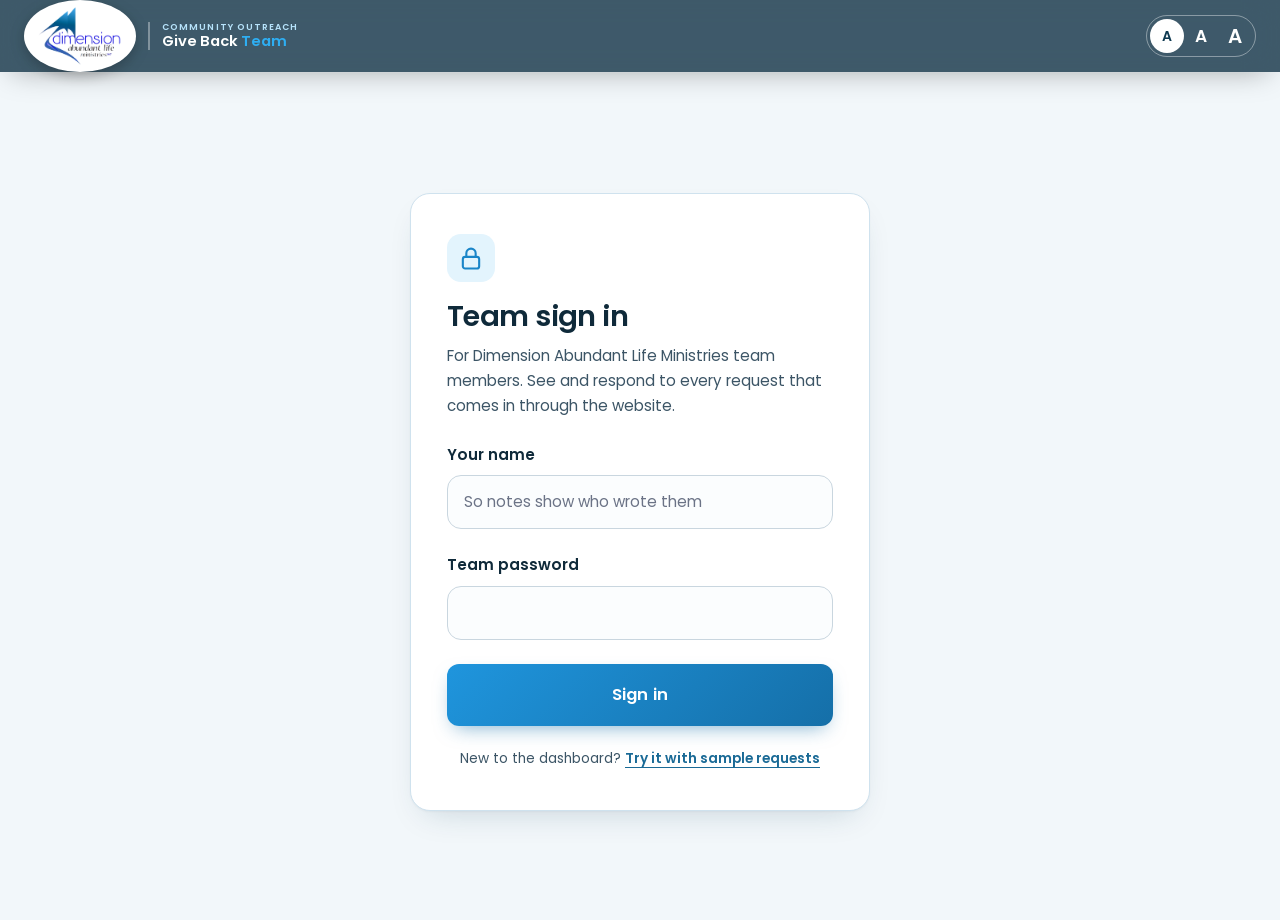
<file: admin.html>
<!doctype html>
<html lang="en">
<head>
  <meta charset="utf-8">
  <meta name="viewport" content="width=device-width, initial-scale=1">
  <title>Team Dashboard · Give Back Project</title>
  <meta name="robots" content="noindex, nofollow">
  <meta name="theme-color" content="#0f3a51">
  <link rel="icon" type="image/png" href="assets/dalm-logo.png">
  <link rel="apple-touch-icon" href="assets/dalm-logo.png">
  <link rel="preconnect" href="https://fonts.googleapis.com">
  <link rel="preconnect" href="https://fonts.gstatic.com" crossorigin>
  <link href="https://fonts.googleapis.com/css2?family=Poppins:wght@400;500;600;700&family=Tinos:ital,wght@0,400;0,700;1,400&family=Anton&display=swap" rel="stylesheet">
  <link rel="stylesheet" href="styles.css">
  <link rel="stylesheet" href="admin.css">
</head>
<body class="admin solid-header">
  <header class="site-header">
    <div class="wrap header-row">
      <a class="brand" href="index.html" aria-label="Give Back Project home, Dimension Abundant Life Ministries">
        <img src="assets/dalm-logo.png" alt="Dimension Abundant Life Ministries" width="78" height="54">
        <span class="brand-text"><small>Community Outreach</small><b>Give Back <span>Team</span></b></span>
      </a>
      <div class="header-tools">
        <span class="who" id="who" hidden></span>
        <div class="textsize" role="group" aria-label="Text size">
          <button type="button" data-size="1" aria-label="Normal text">A</button>
          <button type="button" data-size="2" aria-label="Larger text">A</button>
          <button type="button" data-size="3" aria-label="Largest text">A</button>
        </div>
        <button class="hdr-btn" type="button" id="sign-out" hidden>Sign out</button>
      </div>
    </div>
  </header>

  <main id="main">
    <!-- Sign in -->
    <section class="login" id="login-view">
      <div class="login-card">
        <span class="icon" aria-hidden="true"><svg viewBox="0 0 24 24"><rect x="5" y="11" width="14" height="10" rx="2"/><path d="M8 11V8a4 4 0 0 1 8 0v3"/></svg></span>
        <h1>Team sign in</h1>
        <p>For Dimension Abundant Life Ministries team members. See and respond to every request that comes in through the website.</p>
        <form id="login-form" novalidate>
          <div class="field">
            <label for="login-name">Your name</label>
            <input id="login-name" type="text" autocomplete="name" placeholder="So notes show who wrote them" required>
          </div>
          <div class="field">
            <label for="login-password">Team password</label>
            <input id="login-password" type="password" autocomplete="current-password" required>
          </div>
          <button class="btn btn-big" type="submit">Sign in</button>
          <p class="status" id="login-status" role="status" aria-live="polite"></p>
        </form>
        <p class="demo-line">New to the dashboard? <button type="button" class="link-btn" id="demo-btn">Try it with sample requests</button></p>
      </div>
    </section>

    <!-- Dashboard -->
    <section class="dash" id="dash-view" hidden>
      <div class="wrap">
        <div class="demo-banner" id="demo-banner" hidden>Demo mode: these are made-up sample requests for practice. Nothing you do here is saved. <button type="button" class="link-btn" id="demo-exit">Leave demo</button></div>

        <div class="dash-top">
          <div>
            <h1>Requests</h1>
            <p class="updated" id="updated"></p>
          </div>
          <div class="dash-actions">
            <button type="button" class="tool-btn" id="refresh"><svg viewBox="0 0 24 24" aria-hidden="true"><path d="M20 11a8 8 0 1 0-2.3 5.7M20 4v7h-7"/></svg><span> Refresh</span></button>
            <button type="button" class="tool-btn" id="export"><svg viewBox="0 0 24 24" aria-hidden="true"><path d="M12 3v12M7 10l5 5 5-5M4 21h16"/></svg><span> Export spreadsheet</span></button>
          </div>
        </div>

        <div class="stats-row" id="stats"></div>

        <div class="tabs" role="tablist" id="tabs"></div>

        <div class="filters">
          <input type="search" id="f-search" placeholder="Search names, towns, phone, details…" aria-label="Search requests">
          <select id="f-status" aria-label="Status"></select>
          <select id="f-assigned" aria-label="Assigned to"></select>
          <select id="f-sort" aria-label="Sort">
            <option value="new">Newest first</option>
            <option value="old">Oldest first</option>
            <option value="updated">Recently updated</option>
          </select>
        </div>

        <p class="count" id="count" aria-live="polite"></p>
        <div class="list" id="list"></div>
      </div>
    </section>

    <!-- Detail drawer -->
    <div class="scrim" id="scrim" hidden></div>
    <aside class="drawer" id="drawer" aria-labelledby="d-name" role="dialog" aria-modal="true" hidden tabindex="-1">
      <div class="drawer-head">
        <div>
          <p class="d-meta" id="d-meta"></p>
          <h2 id="d-name"></h2>
        </div>
        <button type="button" class="close-btn" id="d-close" aria-label="Close">✕</button>
      </div>
      <div class="drawer-body">
        <div class="quick" id="d-quick"></div>
        <dl class="facts" id="d-facts"></dl>

        <div class="d-block">
          <h3>Status</h3>
          <div class="status-pick" id="d-status" role="group" aria-label="Status"></div>
        </div>

        <div class="d-block">
          <h3><label for="d-assign">Assigned to</label></h3>
          <div class="assign-row">
            <input id="d-assign" list="team-names" placeholder="Volunteer's name">
            <button type="button" class="btn btn-small" id="d-assign-save">Save</button>
            <button type="button" class="link-btn" id="d-assign-me">Assign to me</button>
          </div>
          <datalist id="team-names"></datalist>
        </div>

        <div class="d-block">
          <h3><label for="d-note">Add a note</label></h3>
          <textarea id="d-note" rows="3" placeholder="e.g. Called Tuesday, visiting Saturday at 10 am to set up her iPad"></textarea>
          <button type="button" class="btn btn-small" id="d-note-save">Add note</button>
        </div>

        <div class="d-block">
          <h3>Activity</h3>
          <ol class="timeline-list" id="d-activity"></ol>
        </div>

        <div class="d-tools">
          <button type="button" class="tool-btn" id="d-copy"><svg viewBox="0 0 24 24" aria-hidden="true"><rect x="8" y="8" width="12" height="12" rx="2"/><path d="M16 8V5a1 1 0 0 0-1-1H5a1 1 0 0 0-1 1v10a1 1 0 0 0 1 1h3"/></svg><span> Copy summary for a volunteer</span></button>
          <button type="button" class="tool-btn" id="d-print"><svg viewBox="0 0 24 24" aria-hidden="true"><path d="M6 9V3h12v6"/><rect x="3" y="9" width="18" height="8" rx="2"/><path d="M6 14h12v7H6z"/></svg><span> Print</span></button>
        </div>
        <p class="status" id="d-status-msg" role="status" aria-live="polite"></p>
      </div>
    </aside>

    <div class="toast" id="toast" role="status" aria-live="polite" hidden></div>
  </main>

  <script src="script.js"></script>
  <script src="admin.js"></script>
</body>
</html>
</file>
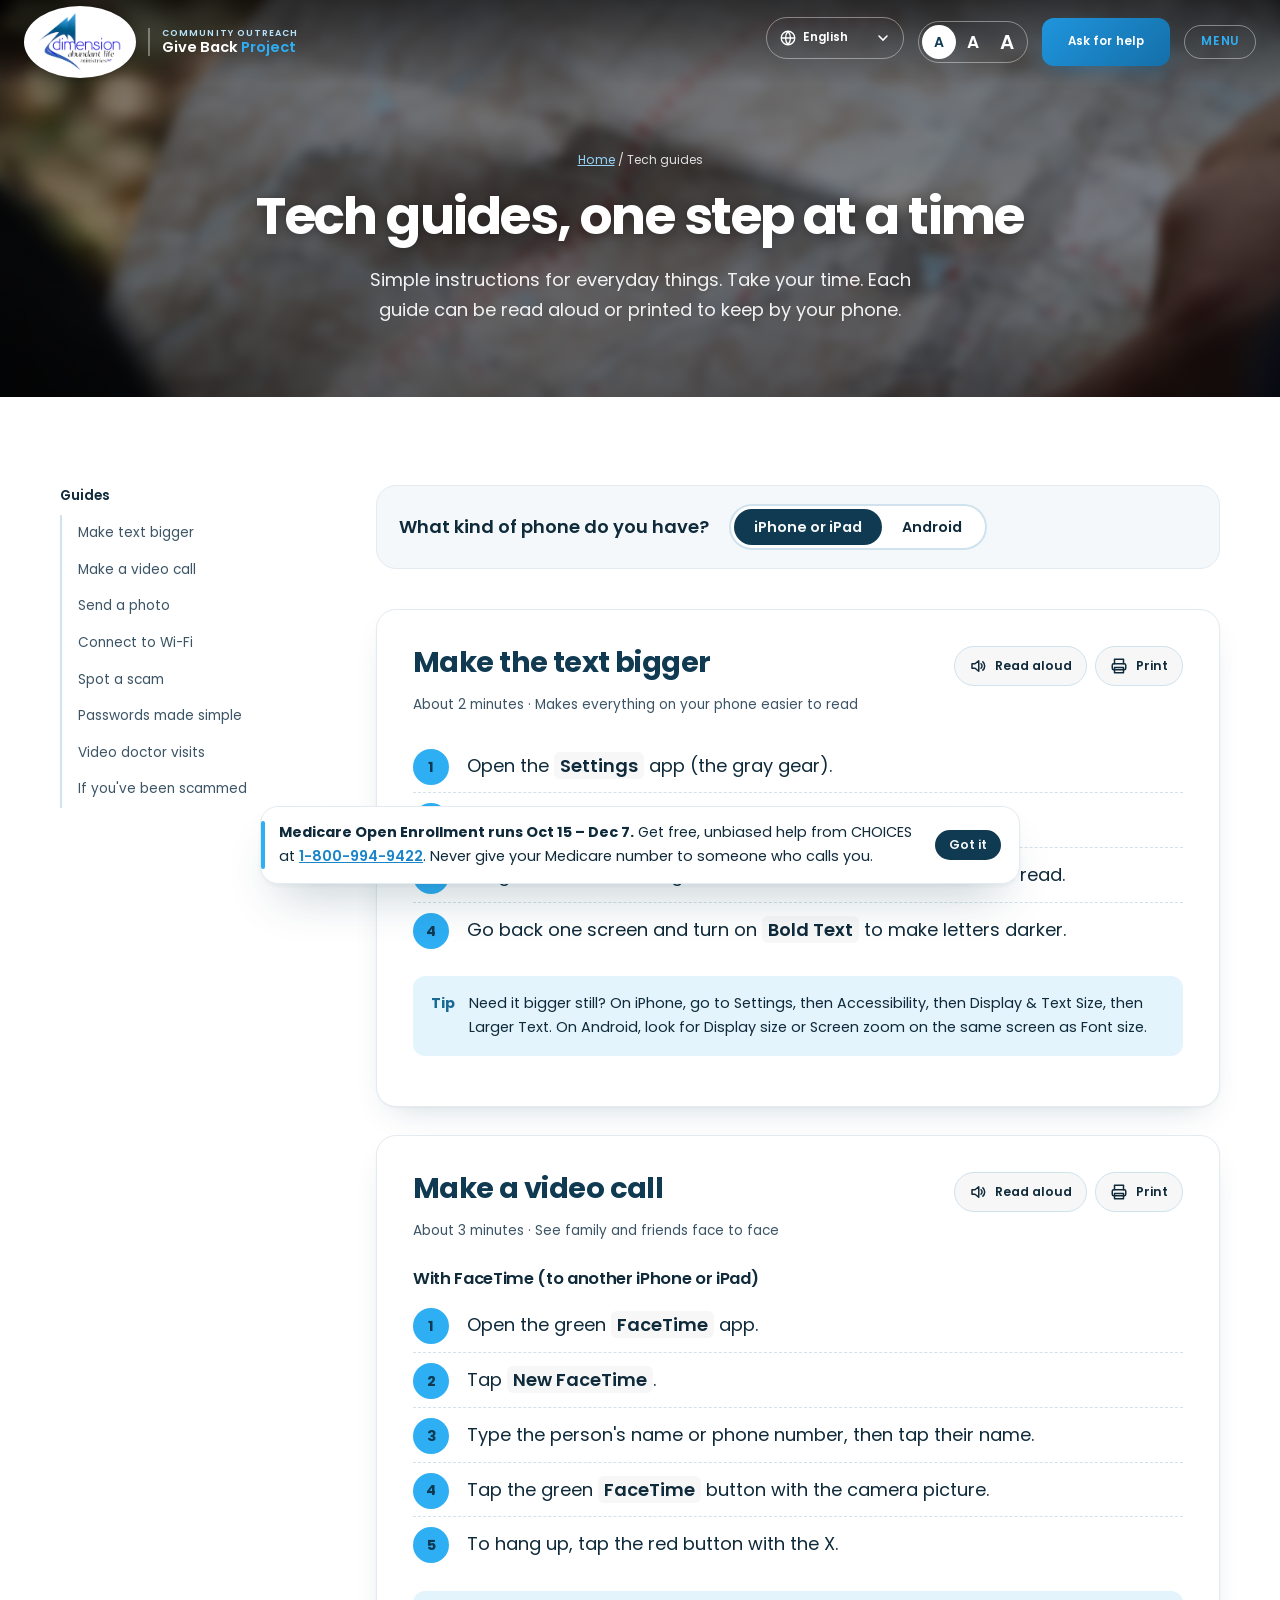
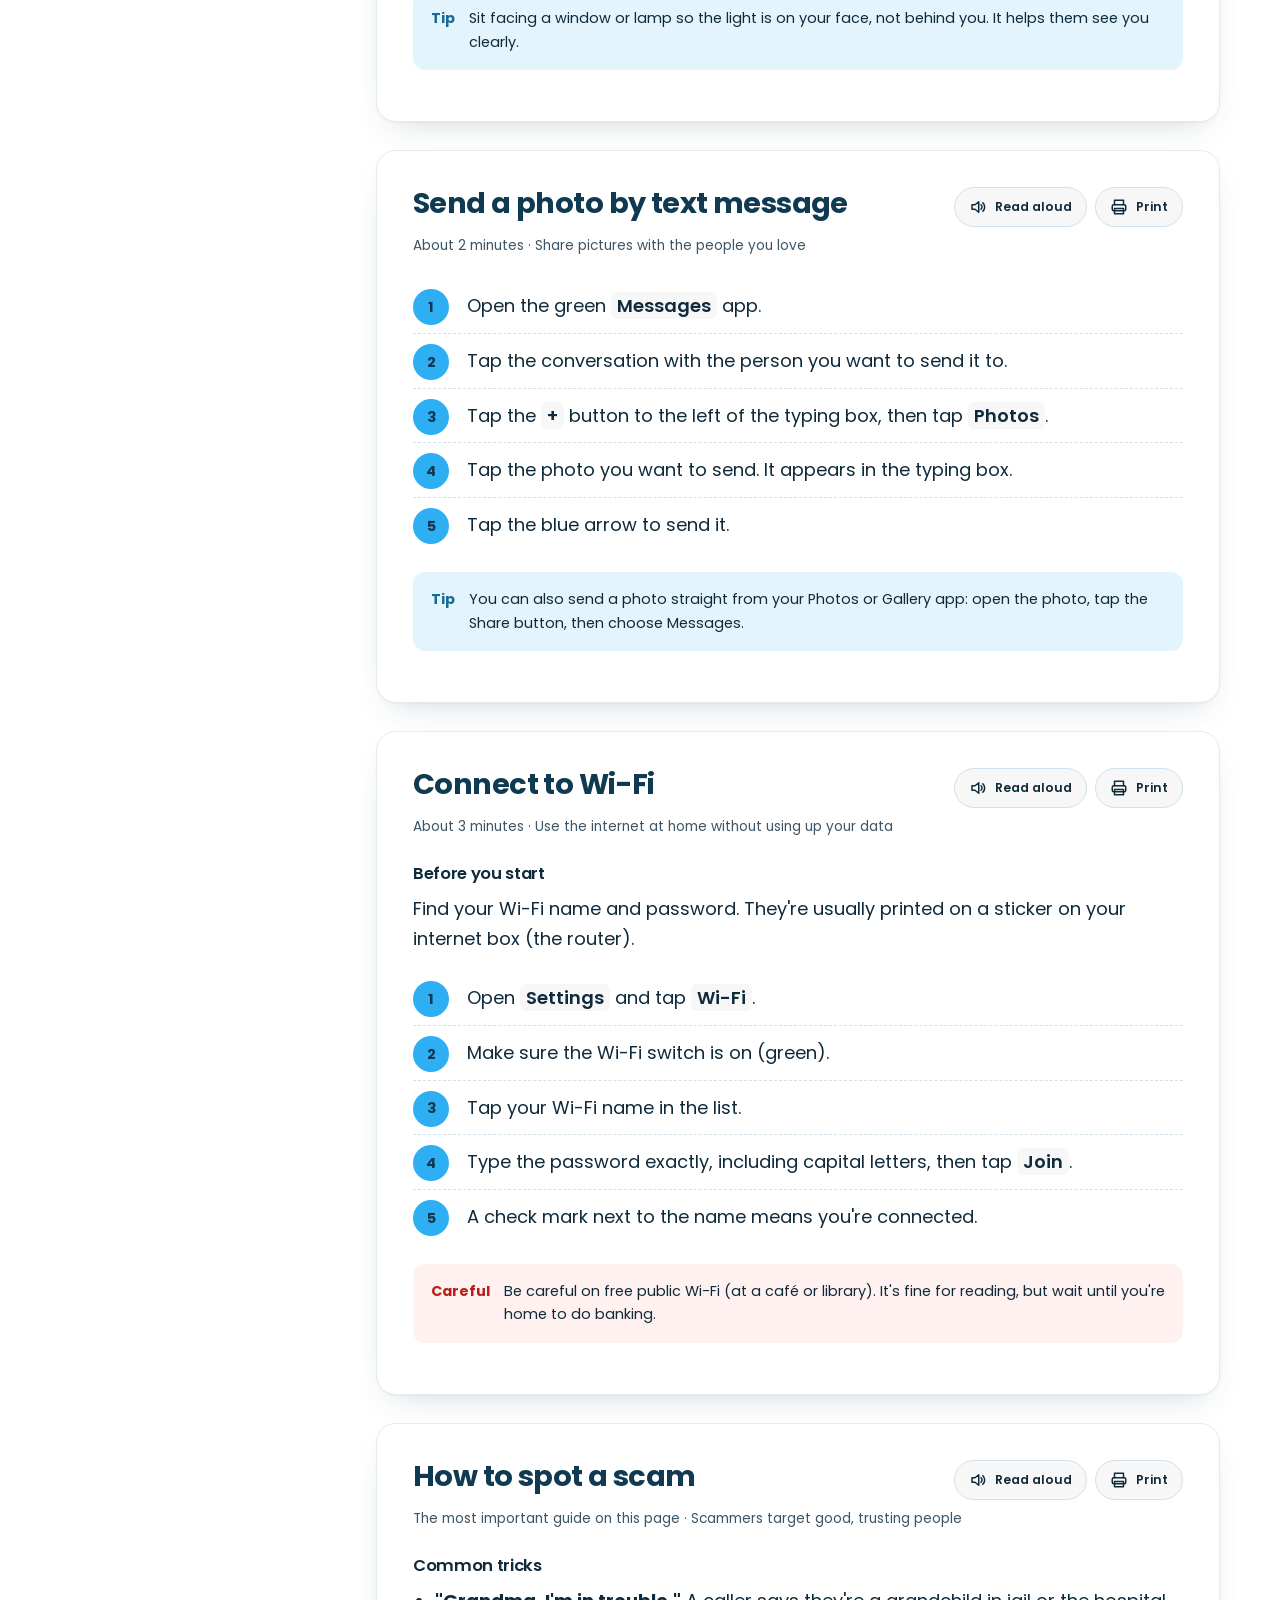
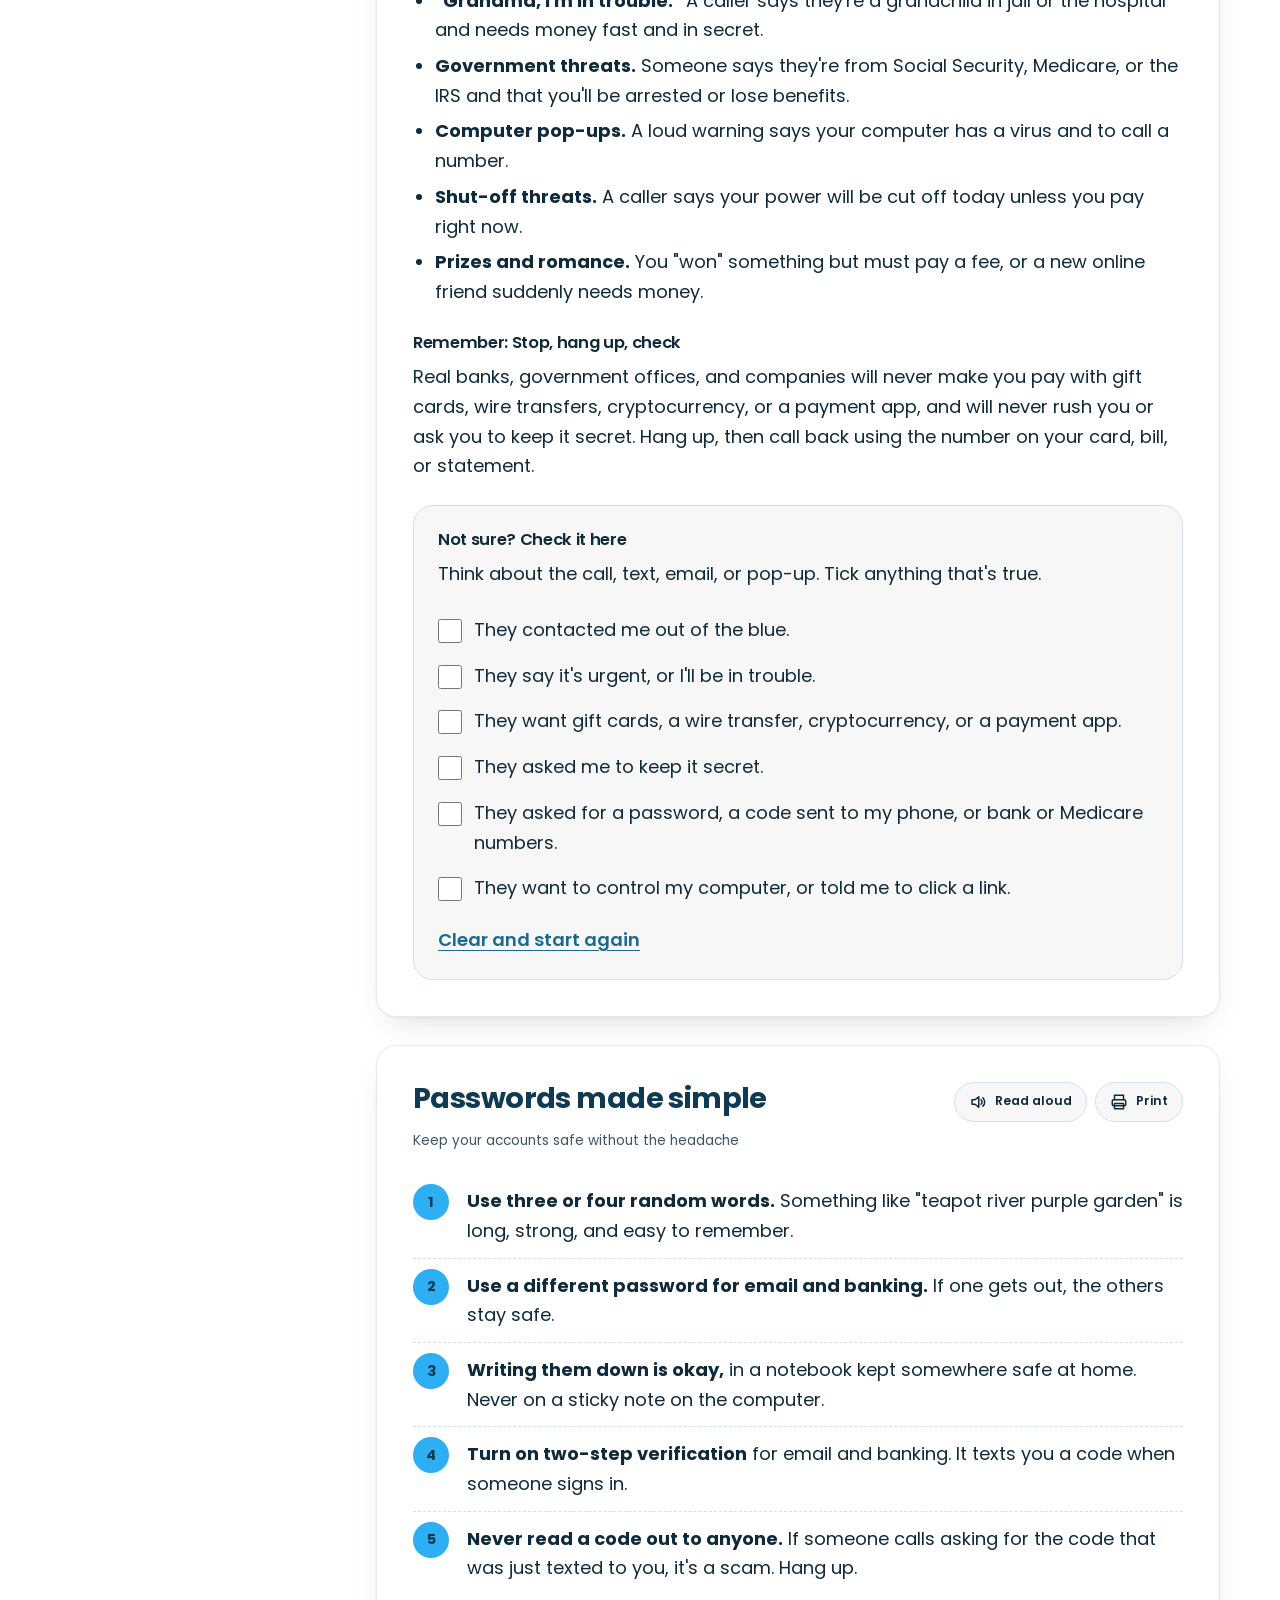
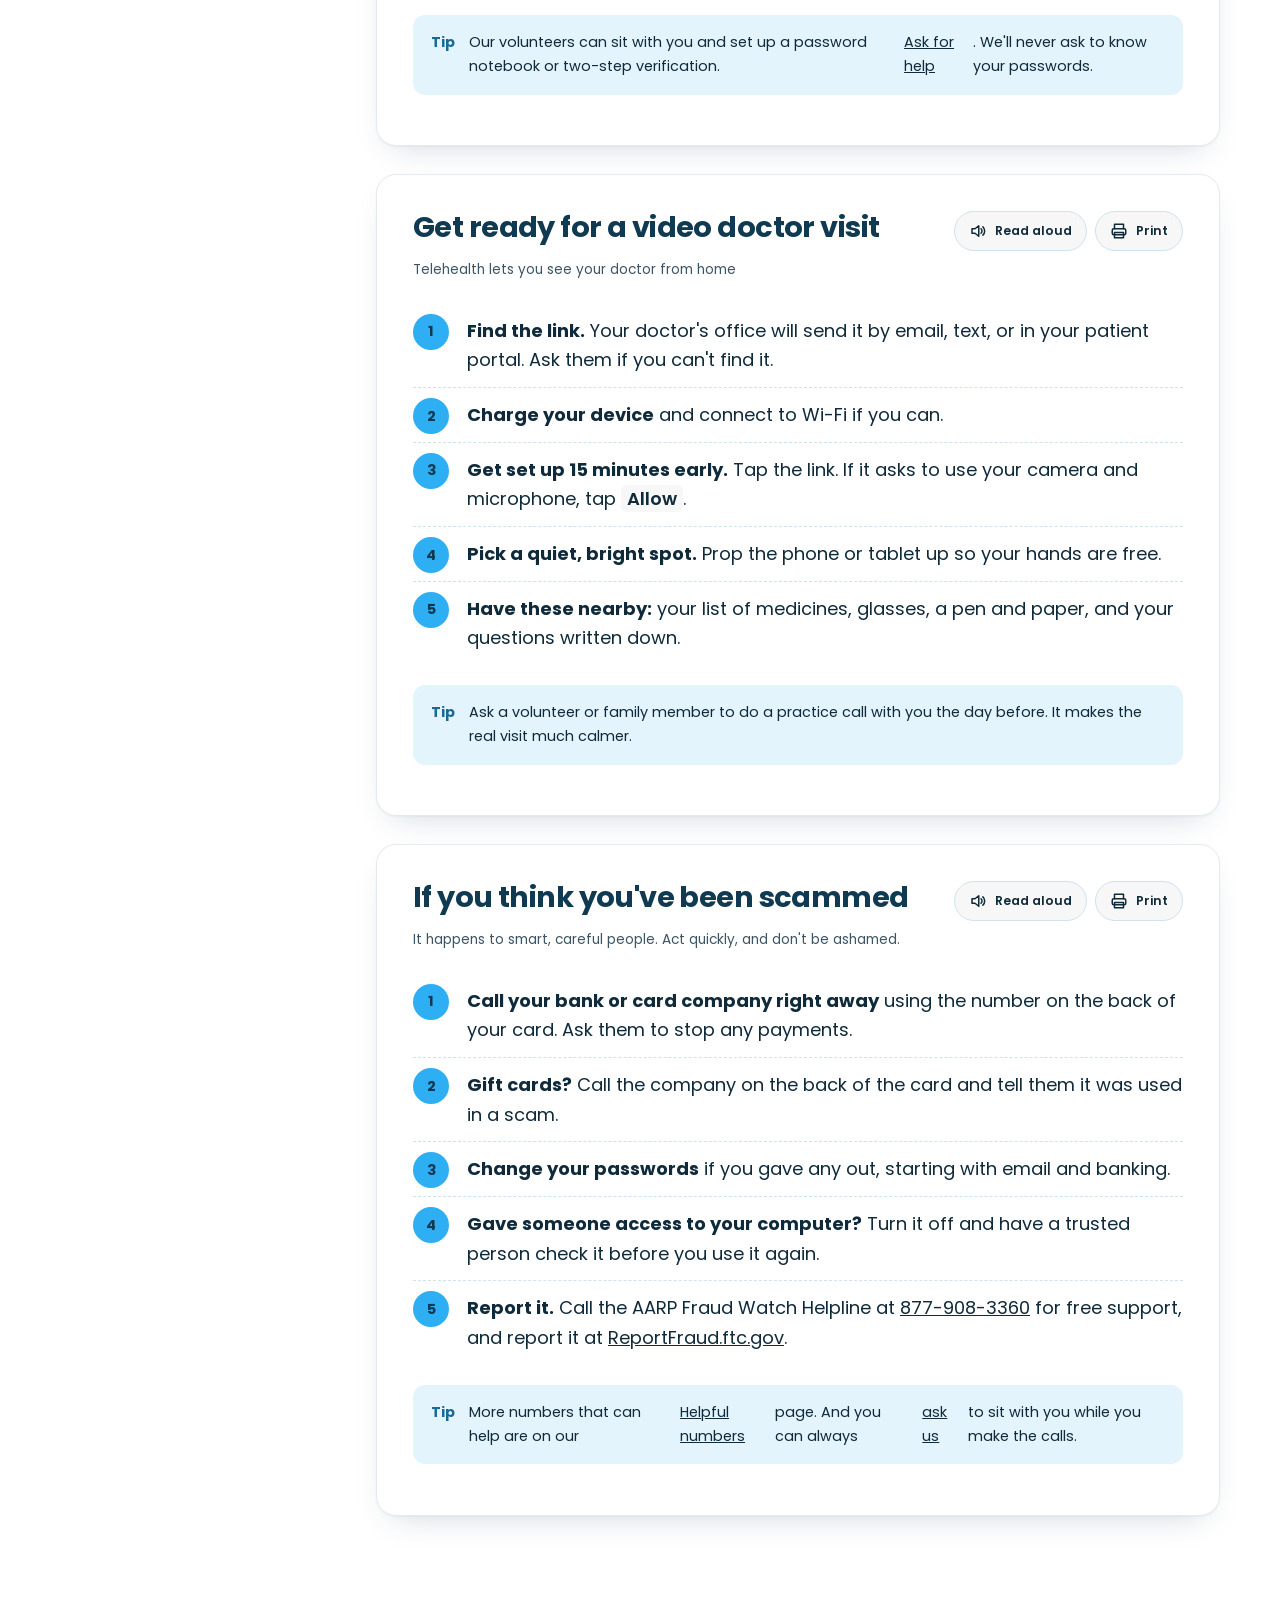
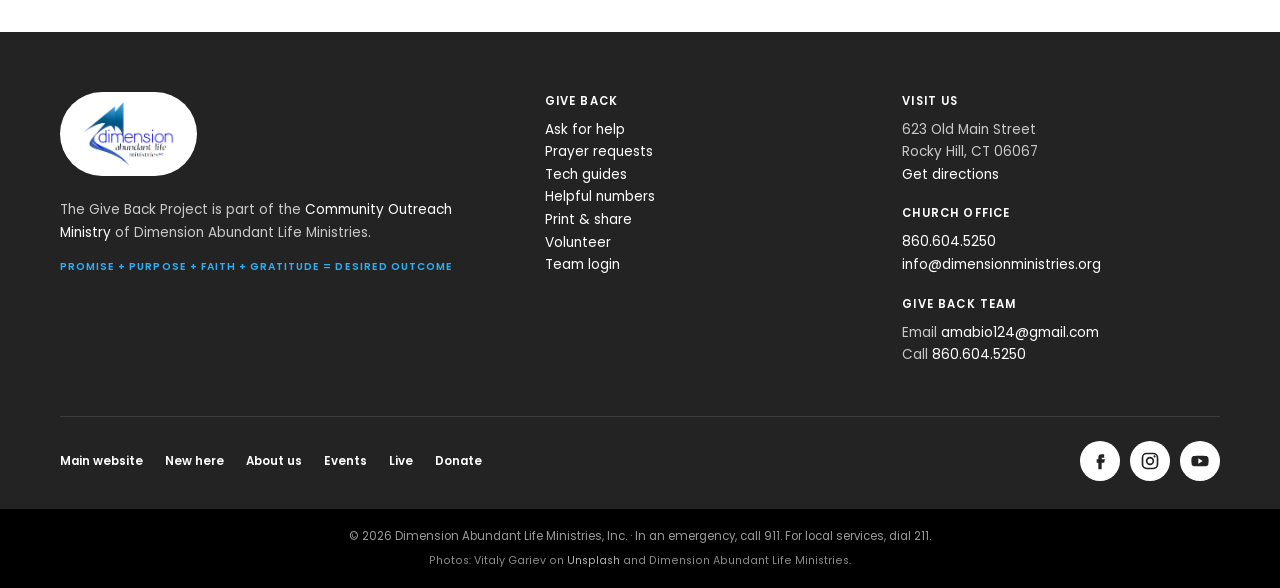
<file: guides.html>
<!doctype html>
<html lang="en">
<head>
  <meta charset="utf-8">
  <meta name="viewport" content="width=device-width, initial-scale=1">
  <title>Tech Guides · Give Back Project</title>
  <meta name="description" content="Free, simple, step-by-step guides for older adults: bigger text, video calls, sending photos, Wi-Fi, passwords, telehealth, and spotting scams.">
  <meta name="theme-color" content="#0f3a51">
  <link rel="icon" type="image/png" href="assets/dalm-logo.png">
  <link rel="apple-touch-icon" href="assets/dalm-logo.png">
  <link rel="preconnect" href="https://fonts.googleapis.com">
  <link rel="preconnect" href="https://fonts.gstatic.com" crossorigin>
  <link href="https://fonts.googleapis.com/css2?family=Poppins:wght@400;500;600;700&family=Tinos:ital,wght@0,400;0,700;1,400&family=Anton&display=swap" rel="stylesheet">
  <link rel="stylesheet" href="styles.css">
</head>
<body>
  <a class="skip" href="#main">Skip to content</a>
  <header class="site-header">
    <div class="wrap header-row">
      <a class="brand" href="index.html" aria-label="Give Back Project home, Dimension Abundant Life Ministries">
        <img src="assets/dalm-logo.png" alt="Dimension Abundant Life Ministries" width="78" height="54">
        <span class="brand-text"><small>Community Outreach</small><b>Give Back <span>Project</span></b></span>
      </a>
      <nav id="site-nav" aria-label="Main">
        <a href="index.html#can">What we do</a>
        <a href="guides.html">Tech guides</a>
        <a href="resources.html">Helpful numbers</a>
        <a href="print.html">Print &amp; share</a>
        <a href="index.html#pray">Prayer</a>
        <a href="index.html#volunteer">Volunteer</a>
        <a class="nav-ask" href="index.html#ask">Ask for help →</a>
      </nav>
      <div class="header-tools">
        <div class="textsize" role="group" aria-label="Text size">
          <button type="button" data-size="1" aria-label="Normal text">A</button>
          <button type="button" data-size="2" aria-label="Larger text">A</button>
          <button type="button" data-size="3" aria-label="Largest text">A</button>
        </div>
        <a class="btn btn-small" href="index.html#ask">Ask for help</a>
        <button class="menu-btn" type="button" aria-expanded="false" aria-controls="site-nav">Menu</button>
      </div>
    </div>
  </header>

  <div class="notice" id="notice" hidden>
    <div class="wrap">
      <p id="notice-text"></p>
      <button type="button" id="notice-close">Got it</button>
    </div>
  </div>

  <main id="main">
    <section class="page-hero hero-photo" style="--photo:url('assets/photos/map.jpg')">
      <div class="wrap">
        <p class="crumbs"><a href="index.html">Home</a> / Tech guides</p>
        <h1>Tech guides, one step at a time</h1>
        <p class="lede">Simple instructions for everyday things. Take your time. Each guide can be read aloud or printed to keep by your phone.</p>
      </div>
    </section>

    <section>
      <div class="wrap guide-layout">
        <aside class="toc" aria-label="Guides on this page">
          <p>Guides</p>
          <ol>
            <li><a href="#bigger-text">Make text bigger</a></li>
            <li><a href="#video-call">Make a video call</a></li>
            <li><a href="#send-photo">Send a photo</a></li>
            <li><a href="#wifi">Connect to Wi-Fi</a></li>
            <li><a href="#scams">Spot a scam</a></li>
            <li><a href="#passwords">Passwords made simple</a></li>
            <li><a href="#telehealth">Video doctor visits</a></li>
            <li><a href="#scammed">If you've been scammed</a></li>
          </ol>
        </aside>

        <div>
          <div class="device-pick">
            <p>What kind of phone do you have?</p>
            <div class="seg" role="group" aria-label="Phone type">
              <button type="button" data-pick-device="iphone" aria-pressed="true">iPhone or iPad</button>
              <button type="button" data-pick-device="android" aria-pressed="false">Android</button>
            </div>
          </div>

          <article class="guide" id="bigger-text" data-printable>
            <div class="guide-top">
              <h2>Make the text bigger</h2>
              <div class="guide-tools">
                <button class="tool-btn" type="button" data-read aria-pressed="false"><svg viewBox="0 0 24 24" aria-hidden="true"><path d="M4 9v6h4l5 4V5L8 9z"/><path d="M16 9a4 4 0 0 1 0 6M18.5 6.5a7.5 7.5 0 0 1 0 11"/></svg><span> Read aloud</span></button>
                <button class="tool-btn" type="button" data-print><svg viewBox="0 0 24 24" aria-hidden="true"><path d="M6 9V3h12v6"/><rect x="3" y="9" width="18" height="8" rx="2"/><path d="M6 14h12v7H6z"/></svg><span> Print</span></button>
              </div>
            </div>
            <p class="meta">About 2 minutes · Makes everything on your phone easier to read</p>
            <ol class="steps-list" data-device="iphone">
              <li>Open the <span class="path">Settings</span> app (the gray gear).</li>
              <li>Tap <span class="path">Display &amp; Brightness</span>, then <span class="path">Text Size</span>.</li>
              <li>Drag the slider to the right until the words are comfortable to read.</li>
              <li>Go back one screen and turn on <span class="path">Bold Text</span> to make letters darker.</li>
            </ol>
            <ol class="steps-list" data-device="android" hidden>
              <li>Open the <span class="path">Settings</span> app (the gear).</li>
              <li>Tap <span class="path">Display</span>.</li>
              <li>Tap <span class="path">Font size</span>. On some phones, like Samsung, it's called <span class="path">Font size and style</span>.</li>
              <li>Drag the slider to the right until the words are comfortable to read.</li>
            </ol>
            <p class="tip">Need it bigger still? On iPhone, go to Settings, then Accessibility, then Display &amp; Text Size, then Larger Text. On Android, look for Display size or Screen zoom on the same screen as Font size.</p>
          </article>

          <article class="guide" id="video-call" data-printable>
            <div class="guide-top">
              <h2>Make a video call</h2>
              <div class="guide-tools">
                <button class="tool-btn" type="button" data-read aria-pressed="false"><svg viewBox="0 0 24 24" aria-hidden="true"><path d="M4 9v6h4l5 4V5L8 9z"/><path d="M16 9a4 4 0 0 1 0 6M18.5 6.5a7.5 7.5 0 0 1 0 11"/></svg><span> Read aloud</span></button>
                <button class="tool-btn" type="button" data-print><svg viewBox="0 0 24 24" aria-hidden="true"><path d="M6 9V3h12v6"/><rect x="3" y="9" width="18" height="8" rx="2"/><path d="M6 14h12v7H6z"/></svg><span> Print</span></button>
              </div>
            </div>
            <p class="meta">About 3 minutes · See family and friends face to face</p>
            <div data-device="iphone">
              <h3>With FaceTime (to another iPhone or iPad)</h3>
              <ol class="steps-list">
                <li>Open the green <span class="path">FaceTime</span> app.</li>
                <li>Tap <span class="path">New FaceTime</span>.</li>
                <li>Type the person's name or phone number, then tap their name.</li>
                <li>Tap the green <span class="path">FaceTime</span> button with the camera picture.</li>
                <li>To hang up, tap the red button with the X.</li>
              </ol>
            </div>
            <div data-device="android" hidden>
              <h3>With WhatsApp (works on any phone)</h3>
              <ol class="steps-list">
                <li>Open <span class="path">WhatsApp</span> (the green speech bubble).</li>
                <li>Tap the chat with the person you want to see.</li>
                <li>Tap the <span class="path">video camera</span> picture at the top of the screen.</li>
                <li>Wait for them to answer. Hold the phone at arm's length so they can see your face.</li>
                <li>To hang up, tap the red button.</li>
              </ol>
            </div>
            <p class="tip">Sit facing a window or lamp so the light is on your face, not behind you. It helps them see you clearly.</p>
          </article>

          <article class="guide" id="send-photo" data-printable>
            <div class="guide-top">
              <h2>Send a photo by text message</h2>
              <div class="guide-tools">
                <button class="tool-btn" type="button" data-read aria-pressed="false"><svg viewBox="0 0 24 24" aria-hidden="true"><path d="M4 9v6h4l5 4V5L8 9z"/><path d="M16 9a4 4 0 0 1 0 6M18.5 6.5a7.5 7.5 0 0 1 0 11"/></svg><span> Read aloud</span></button>
                <button class="tool-btn" type="button" data-print><svg viewBox="0 0 24 24" aria-hidden="true"><path d="M6 9V3h12v6"/><rect x="3" y="9" width="18" height="8" rx="2"/><path d="M6 14h12v7H6z"/></svg><span> Print</span></button>
              </div>
            </div>
            <p class="meta">About 2 minutes · Share pictures with the people you love</p>
            <ol class="steps-list" data-device="iphone">
              <li>Open the green <span class="path">Messages</span> app.</li>
              <li>Tap the conversation with the person you want to send it to.</li>
              <li>Tap the <span class="path">+</span> button to the left of the typing box, then tap <span class="path">Photos</span>.</li>
              <li>Tap the photo you want to send. It appears in the typing box.</li>
              <li>Tap the blue arrow to send it.</li>
            </ol>
            <ol class="steps-list" data-device="android" hidden>
              <li>Open your <span class="path">Messages</span> app.</li>
              <li>Tap the conversation with the person you want to send it to.</li>
              <li>Tap the <span class="path">+</span> or the picture icon next to the typing box.</li>
              <li>Tap the photo you want to send.</li>
              <li>Tap the send arrow.</li>
            </ol>
            <p class="tip">You can also send a photo straight from your Photos or Gallery app: open the photo, tap the Share button, then choose Messages.</p>
          </article>

          <article class="guide" id="wifi" data-printable>
            <div class="guide-top">
              <h2>Connect to Wi-Fi</h2>
              <div class="guide-tools">
                <button class="tool-btn" type="button" data-read aria-pressed="false"><svg viewBox="0 0 24 24" aria-hidden="true"><path d="M4 9v6h4l5 4V5L8 9z"/><path d="M16 9a4 4 0 0 1 0 6M18.5 6.5a7.5 7.5 0 0 1 0 11"/></svg><span> Read aloud</span></button>
                <button class="tool-btn" type="button" data-print><svg viewBox="0 0 24 24" aria-hidden="true"><path d="M6 9V3h12v6"/><rect x="3" y="9" width="18" height="8" rx="2"/><path d="M6 14h12v7H6z"/></svg><span> Print</span></button>
              </div>
            </div>
            <p class="meta">About 3 minutes · Use the internet at home without using up your data</p>
            <h3>Before you start</h3>
            <p>Find your Wi-Fi name and password. They're usually printed on a sticker on your internet box (the router).</p>
            <ol class="steps-list" data-device="iphone">
              <li>Open <span class="path">Settings</span> and tap <span class="path">Wi-Fi</span>.</li>
              <li>Make sure the Wi-Fi switch is on (green).</li>
              <li>Tap your Wi-Fi name in the list.</li>
              <li>Type the password exactly, including capital letters, then tap <span class="path">Join</span>.</li>
              <li>A check mark next to the name means you're connected.</li>
            </ol>
            <ol class="steps-list" data-device="android" hidden>
              <li>Open <span class="path">Settings</span>, then tap <span class="path">Network &amp; internet</span> or <span class="path">Connections</span>.</li>
              <li>Tap <span class="path">Wi-Fi</span> and make sure it's turned on.</li>
              <li>Tap your Wi-Fi name in the list.</li>
              <li>Type the password exactly, including capital letters, then tap <span class="path">Connect</span>.</li>
              <li>The word "Connected" under the name means you're on.</li>
            </ol>
            <p class="tip warn">Be careful on free public Wi-Fi (at a café or library). It's fine for reading, but wait until you're home to do banking.</p>
          </article>

          <article class="guide" id="scams" data-printable>
            <div class="guide-top">
              <h2>How to spot a scam</h2>
              <div class="guide-tools">
                <button class="tool-btn" type="button" data-read aria-pressed="false"><svg viewBox="0 0 24 24" aria-hidden="true"><path d="M4 9v6h4l5 4V5L8 9z"/><path d="M16 9a4 4 0 0 1 0 6M18.5 6.5a7.5 7.5 0 0 1 0 11"/></svg><span> Read aloud</span></button>
                <button class="tool-btn" type="button" data-print><svg viewBox="0 0 24 24" aria-hidden="true"><path d="M6 9V3h12v6"/><rect x="3" y="9" width="18" height="8" rx="2"/><path d="M6 14h12v7H6z"/></svg><span> Print</span></button>
              </div>
            </div>
            <p class="meta">The most important guide on this page · Scammers target good, trusting people</p>
            <h3>Common tricks</h3>
            <ul class="bullets">
              <li><strong>"Grandma, I'm in trouble."</strong> A caller says they're a grandchild in jail or the hospital and needs money fast and in secret.</li>
              <li><strong>Government threats.</strong> Someone says they're from Social Security, Medicare, or the IRS and that you'll be arrested or lose benefits.</li>
              <li><strong>Computer pop-ups.</strong> A loud warning says your computer has a virus and to call a number.</li>
              <li><strong>Shut-off threats.</strong> A caller says your power will be cut off today unless you pay right now.</li>
              <li><strong>Prizes and romance.</strong> You "won" something but must pay a fee, or a new online friend suddenly needs money.</li>
            </ul>
            <h3>Remember: Stop, hang up, check</h3>
            <p>Real banks, government offices, and companies will never make you pay with gift cards, wire transfers, cryptocurrency, or a payment app, and will never rush you or ask you to keep it secret. Hang up, then call back using the number on your card, bill, or statement.</p>

            <form class="checker" id="scam-checker" onsubmit="return false">
              <h3>Not sure? Check it here</h3>
              <p>Think about the call, text, email, or pop-up. Tick anything that's true.</p>
              <label class="choice"><input type="checkbox"> They contacted me out of the blue.</label>
              <label class="choice"><input type="checkbox"> They say it's urgent, or I'll be in trouble.</label>
              <label class="choice"><input type="checkbox"> They want gift cards, a wire transfer, cryptocurrency, or a payment app.</label>
              <label class="choice"><input type="checkbox"> They asked me to keep it secret.</label>
              <label class="choice"><input type="checkbox"> They asked for a password, a code sent to my phone, or bank or Medicare numbers.</label>
              <label class="choice"><input type="checkbox"> They want to control my computer, or told me to click a link.</label>
              <div class="verdict" id="scam-verdict" role="status" aria-live="polite" hidden></div>
              <p style="margin:14px 0 0"><button type="button" class="link-btn" id="scam-reset">Clear and start again</button></p>
            </form>
          </article>

          <article class="guide" id="passwords" data-printable>
            <div class="guide-top">
              <h2>Passwords made simple</h2>
              <div class="guide-tools">
                <button class="tool-btn" type="button" data-read aria-pressed="false"><svg viewBox="0 0 24 24" aria-hidden="true"><path d="M4 9v6h4l5 4V5L8 9z"/><path d="M16 9a4 4 0 0 1 0 6M18.5 6.5a7.5 7.5 0 0 1 0 11"/></svg><span> Read aloud</span></button>
                <button class="tool-btn" type="button" data-print><svg viewBox="0 0 24 24" aria-hidden="true"><path d="M6 9V3h12v6"/><rect x="3" y="9" width="18" height="8" rx="2"/><path d="M6 14h12v7H6z"/></svg><span> Print</span></button>
              </div>
            </div>
            <p class="meta">Keep your accounts safe without the headache</p>
            <ol class="steps-list">
              <li><strong>Use three or four random words.</strong> Something like "teapot river purple garden" is long, strong, and easy to remember.</li>
              <li><strong>Use a different password for email and banking.</strong> If one gets out, the others stay safe.</li>
              <li><strong>Writing them down is okay,</strong> in a notebook kept somewhere safe at home. Never on a sticky note on the computer.</li>
              <li><strong>Turn on two-step verification</strong> for email and banking. It texts you a code when someone signs in.</li>
              <li><strong>Never read a code out to anyone.</strong> If someone calls asking for the code that was just texted to you, it's a scam. Hang up.</li>
            </ol>
            <p class="tip">Our volunteers can sit with you and set up a password notebook or two-step verification. <a href="index.html#ask">Ask for help</a>. We'll never ask to know your passwords.</p>
          </article>

          <article class="guide" id="telehealth" data-printable>
            <div class="guide-top">
              <h2>Get ready for a video doctor visit</h2>
              <div class="guide-tools">
                <button class="tool-btn" type="button" data-read aria-pressed="false"><svg viewBox="0 0 24 24" aria-hidden="true"><path d="M4 9v6h4l5 4V5L8 9z"/><path d="M16 9a4 4 0 0 1 0 6M18.5 6.5a7.5 7.5 0 0 1 0 11"/></svg><span> Read aloud</span></button>
                <button class="tool-btn" type="button" data-print><svg viewBox="0 0 24 24" aria-hidden="true"><path d="M6 9V3h12v6"/><rect x="3" y="9" width="18" height="8" rx="2"/><path d="M6 14h12v7H6z"/></svg><span> Print</span></button>
              </div>
            </div>
            <p class="meta">Telehealth lets you see your doctor from home</p>
            <ol class="steps-list">
              <li><strong>Find the link.</strong> Your doctor's office will send it by email, text, or in your patient portal. Ask them if you can't find it.</li>
              <li><strong>Charge your device</strong> and connect to Wi-Fi if you can.</li>
              <li><strong>Get set up 15 minutes early.</strong> Tap the link. If it asks to use your camera and microphone, tap <span class="path">Allow</span>.</li>
              <li><strong>Pick a quiet, bright spot.</strong> Prop the phone or tablet up so your hands are free.</li>
              <li><strong>Have these nearby:</strong> your list of medicines, glasses, a pen and paper, and your questions written down.</li>
            </ol>
            <p class="tip">Ask a volunteer or family member to do a practice call with you the day before. It makes the real visit much calmer.</p>
          </article>

          <article class="guide" id="scammed" data-printable>
            <div class="guide-top">
              <h2>If you think you've been scammed</h2>
              <div class="guide-tools">
                <button class="tool-btn" type="button" data-read aria-pressed="false"><svg viewBox="0 0 24 24" aria-hidden="true"><path d="M4 9v6h4l5 4V5L8 9z"/><path d="M16 9a4 4 0 0 1 0 6M18.5 6.5a7.5 7.5 0 0 1 0 11"/></svg><span> Read aloud</span></button>
                <button class="tool-btn" type="button" data-print><svg viewBox="0 0 24 24" aria-hidden="true"><path d="M6 9V3h12v6"/><rect x="3" y="9" width="18" height="8" rx="2"/><path d="M6 14h12v7H6z"/></svg><span> Print</span></button>
              </div>
            </div>
            <p class="meta">It happens to smart, careful people. Act quickly, and don't be ashamed.</p>
            <ol class="steps-list">
              <li><strong>Call your bank or card company right away</strong> using the number on the back of your card. Ask them to stop any payments.</li>
              <li><strong>Gift cards?</strong> Call the company on the back of the card and tell them it was used in a scam.</li>
              <li><strong>Change your passwords</strong> if you gave any out, starting with email and banking.</li>
              <li><strong>Gave someone access to your computer?</strong> Turn it off and have a trusted person check it before you use it again.</li>
              <li><strong>Report it.</strong> Call the AARP Fraud Watch Helpline at <a href="tel:18779083360">877-908-3360</a> for free support, and report it at <a href="https://reportfraud.ftc.gov" rel="noopener" target="_blank">ReportFraud.ftc.gov</a>.</li>
            </ol>
            <p class="tip">More numbers that can help are on our <a href="resources.html">Helpful numbers</a> page. And you can always <a href="index.html#ask">ask us</a> to sit with you while you make the calls.</p>
          </article>
        </div>
      </div>
    </section>
  </main>

  <footer class="site-footer">
    <div class="wrap footer-grid">
      <div>
        <span class="footer-logo"><img src="assets/dalm-logo.png" alt="Dimension Abundant Life Ministries" width="116" height="80"></span>
        <p>The Give Back Project is part of the <a href="https://www.dimensionministries.org/community-outreach-ministry" target="_blank" rel="noopener">Community Outreach Ministry</a> of Dimension Abundant Life Ministries.</p>
        <p class="equation">Promise + Purpose + Faith + Gratitude = Desired Outcome</p>
      </div>
      <div>
        <p class="footer-head">Give Back</p>
        <p><a href="index.html#ask">Ask for help</a><br><a href="index.html#pray">Prayer requests</a><br><a href="guides.html">Tech guides</a><br><a href="resources.html">Helpful numbers</a><br><a href="print.html">Print &amp; share</a><br><a href="index.html#volunteer">Volunteer</a><br><a href="admin.html" rel="nofollow">Team login</a></p>
      </div>
      <div>
        <p class="footer-head">Visit us</p>
        <p>623 Old Main Street<br>Rocky Hill, CT 06067<br><a href="https://maps.google.com/?q=623+Old+Main+Street+Rocky+Hill+CT+06067" target="_blank" rel="noopener">Get directions</a></p>
        <p class="footer-head">Church office</p>
        <p><a href="tel:18606045250">860.604.5250</a><br><a href="mailto:info@dimensionministries.org">info@dimensionministries.org</a></p>
        <p class="footer-head">Give Back team</p>
        <p id="footer-contact">Use the form on our home page to reach us.</p>
      </div>
    </div>
    <div class="wrap footer-links">
      <div class="footer-nav" role="navigation" aria-label="Dimension Abundant Life Ministries">
        <a href="https://www.dimensionministries.org/" target="_blank" rel="noopener">Main website</a>
        <a href="https://www.dimensionministries.org/about-us" target="_blank" rel="noopener">New here</a>
        <a href="https://www.dimensionministries.org/about-us" target="_blank" rel="noopener">About us</a>
        <a href="https://www.dimensionministries.org/events" target="_blank" rel="noopener">Events</a>
        <a href="https://www.dimensionministries.org/live" target="_blank" rel="noopener">Live</a>
        <a href="https://www.dimensionministries.org/online-giving" target="_blank" rel="noopener">Donate</a>
      </div>
      <div class="social">
          <a href="https://www.facebook.com/DimensionAbundantLifeMinistries" target="_blank" rel="noopener" aria-label="Facebook"><svg viewBox="0 0 24 24" aria-hidden="true"><path d="M14 8h3V4h-3a4 4 0 0 0-4 4v2H8v4h2v8h4v-8h3l1-4h-4V8z"/></svg></a>
          <a href="https://www.instagram.com/dimensionlifeministries/" target="_blank" rel="noopener" aria-label="Instagram"><svg viewBox="0 0 24 24" aria-hidden="true"><rect x="3" y="3" width="18" height="18" rx="5" fill="none" stroke="currentColor" stroke-width="2"/><circle cx="12" cy="12" r="4" fill="none" stroke="currentColor" stroke-width="2"/><circle cx="17.5" cy="6.5" r="1.3"/></svg></a>
          <a href="https://www.youtube.com/channel/UC2dPU9p5CdF0M4lxwu2d5DQ" target="_blank" rel="noopener" aria-label="YouTube"><svg viewBox="0 0 24 24" aria-hidden="true"><path d="M22 8.2a3 3 0 0 0-2.1-2.1C18 5.6 12 5.6 12 5.6s-6 0-7.9.5A3 3 0 0 0 2 8.2 31 31 0 0 0 1.6 12 31 31 0 0 0 2 15.8a3 3 0 0 0 2.1 2.1c1.9.5 7.9.5 7.9.5s6 0 7.9-.5a3 3 0 0 0 2.1-2.1 31 31 0 0 0 .4-3.8 31 31 0 0 0-.4-3.8zM10 15.2V8.8l5.2 3.2z"/></svg></a>
        </div>
    </div>
    <div class="footer-bottom">
      <div class="wrap">
        <p>© <span id="year"></span> Dimension Abundant Life Ministries, Inc. · In an emergency, call 911. For local services, dial 211.</p>
        <p class="credit">Photos: Vitaly Gariev on <a href="https://unsplash.com/photos/elderly-woman-smiling-while-looking-at-smartphone-cHbyGVOQspk" target="_blank" rel="noopener">Unsplash</a> and Dimension Abundant Life Ministries.</p>
      </div>
    </div>
  </footer>

  <script src="i18n/strings.js"></script>
  <script src="i18n/i18n.js"></script>
  <script src="script.js"></script>
</body>
</html>
</file>
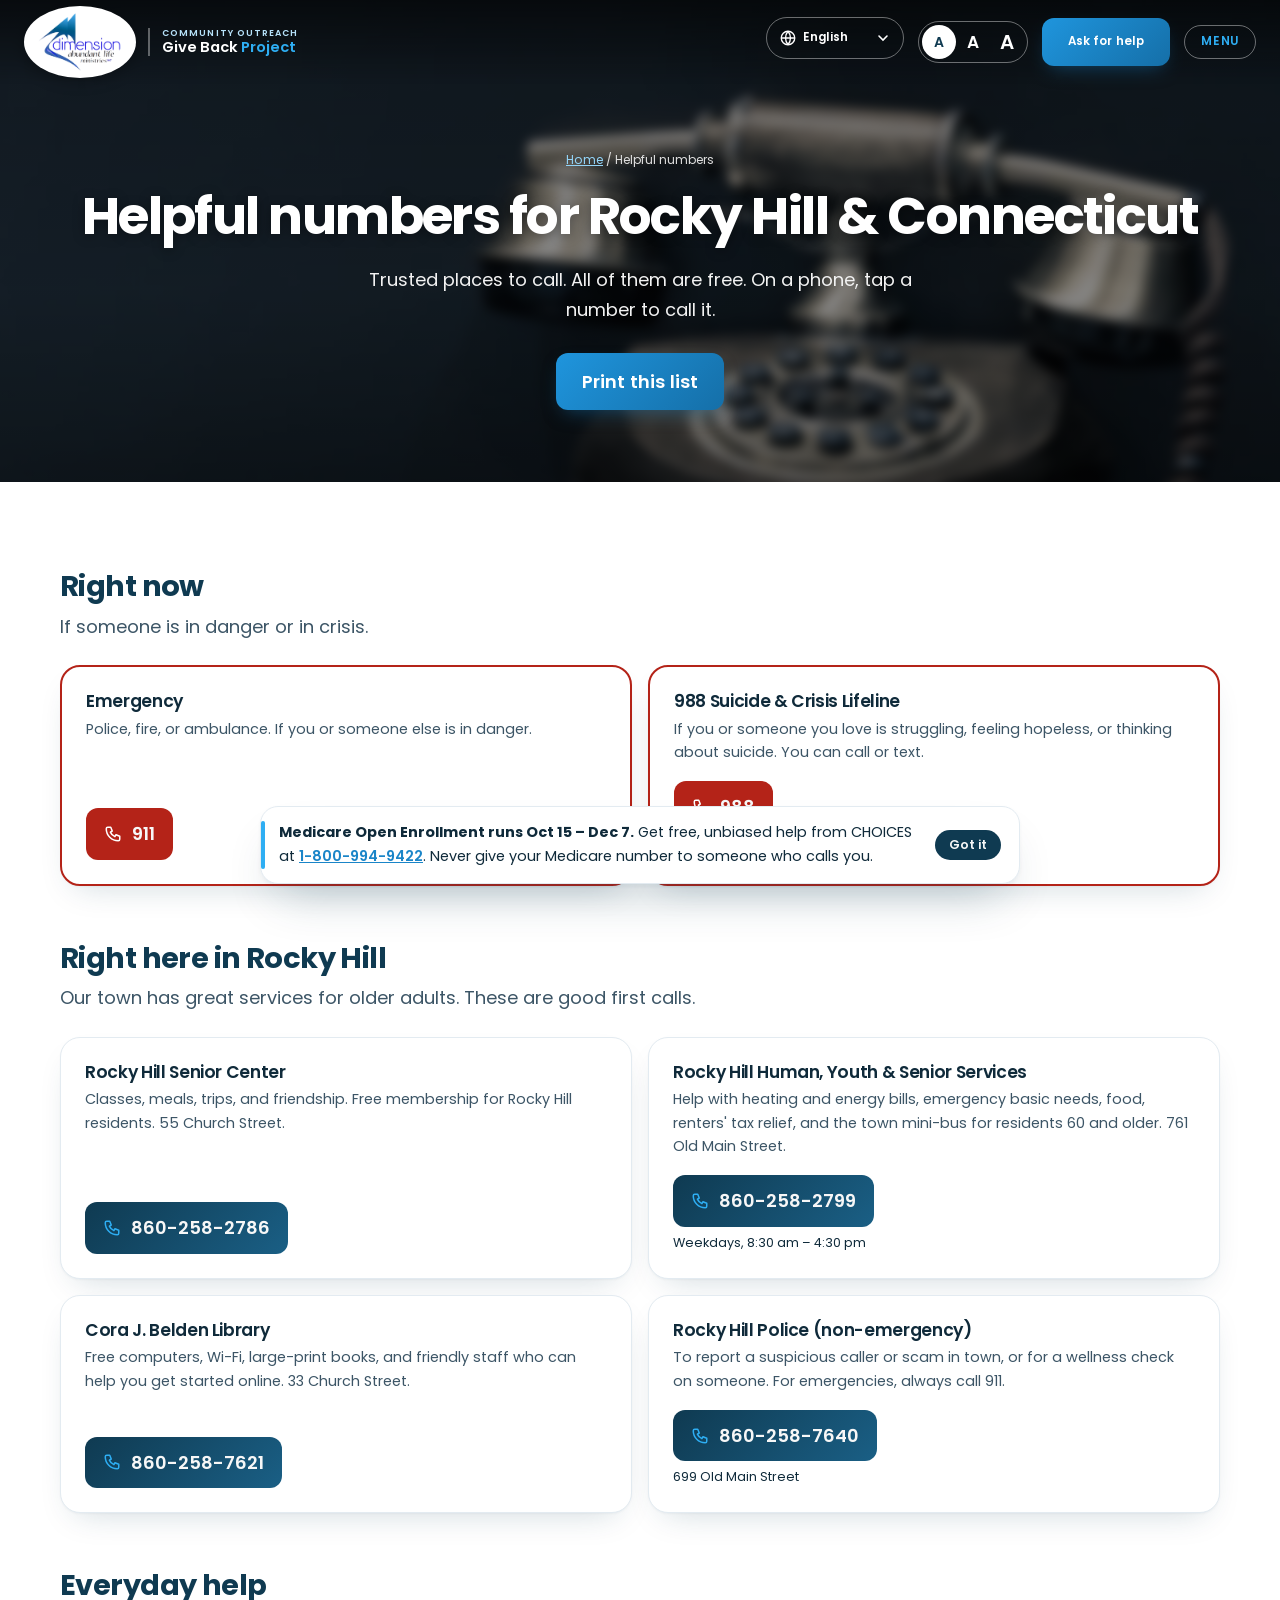
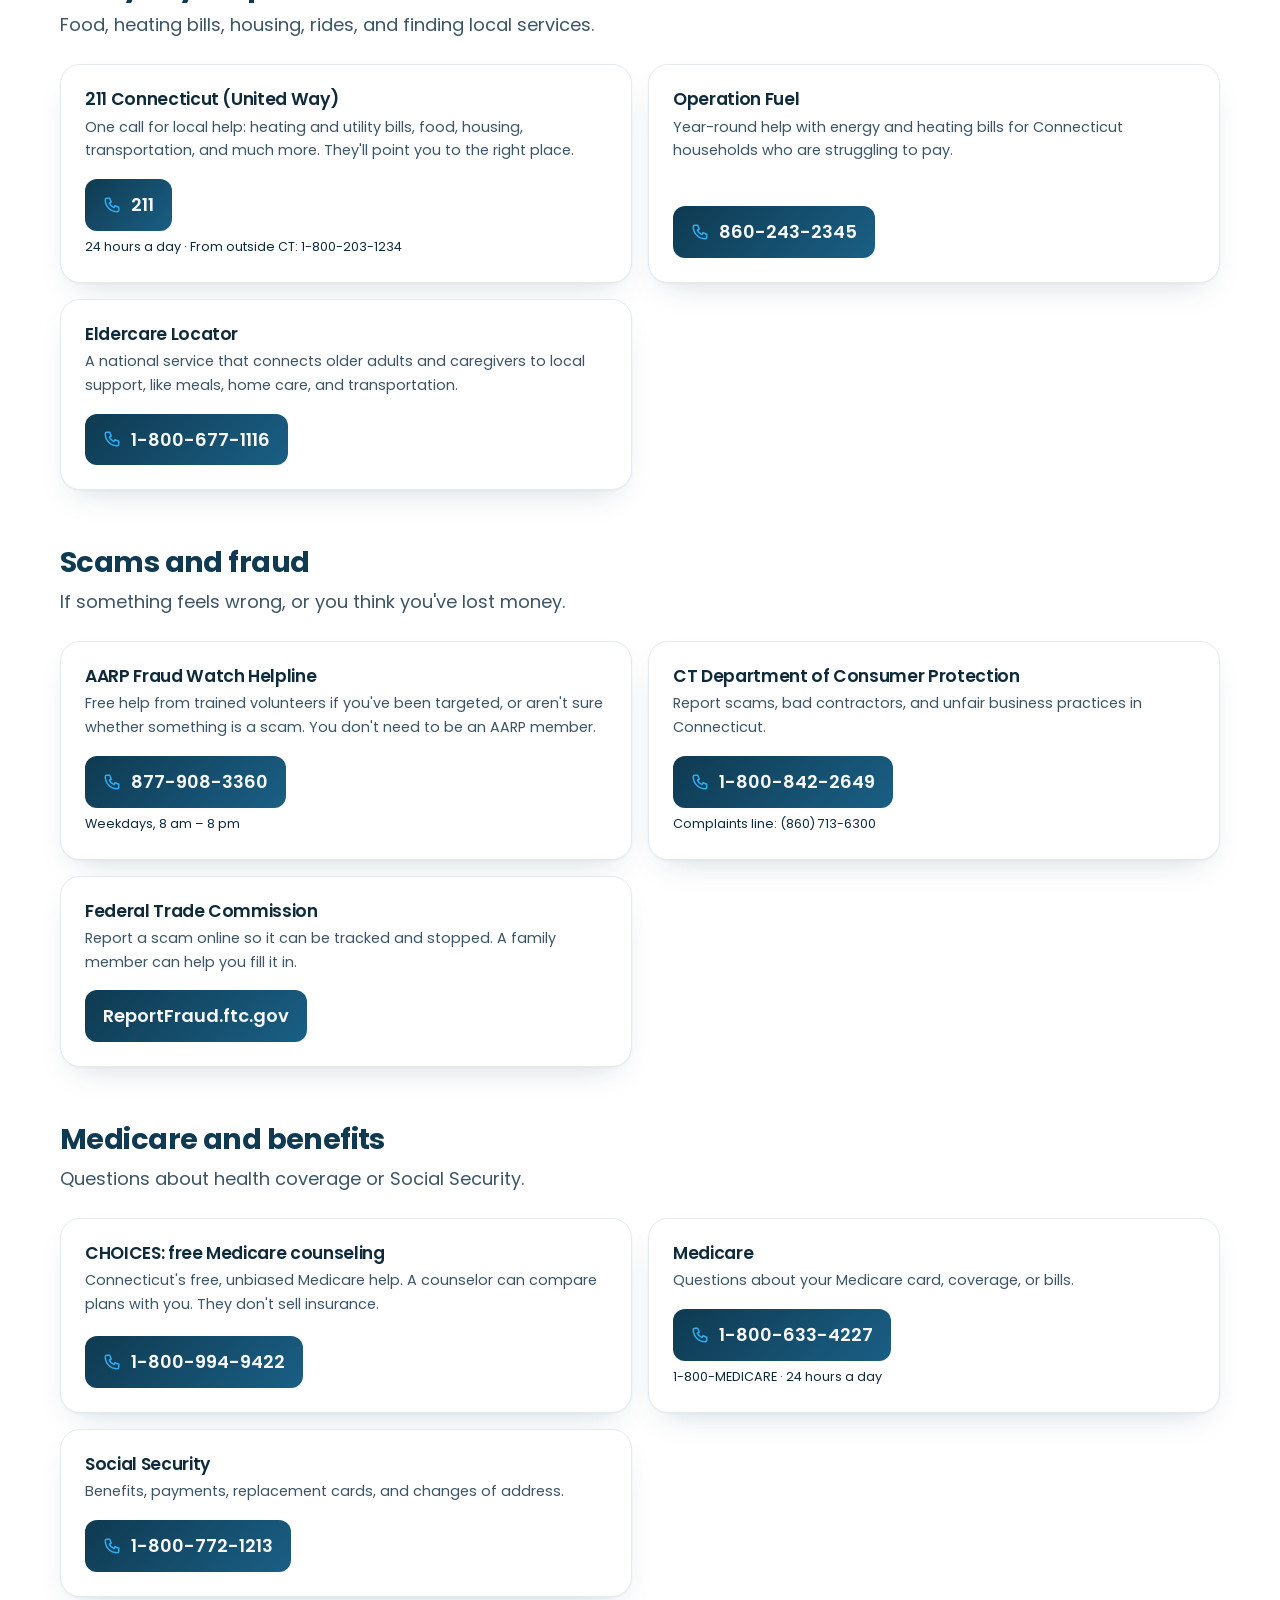
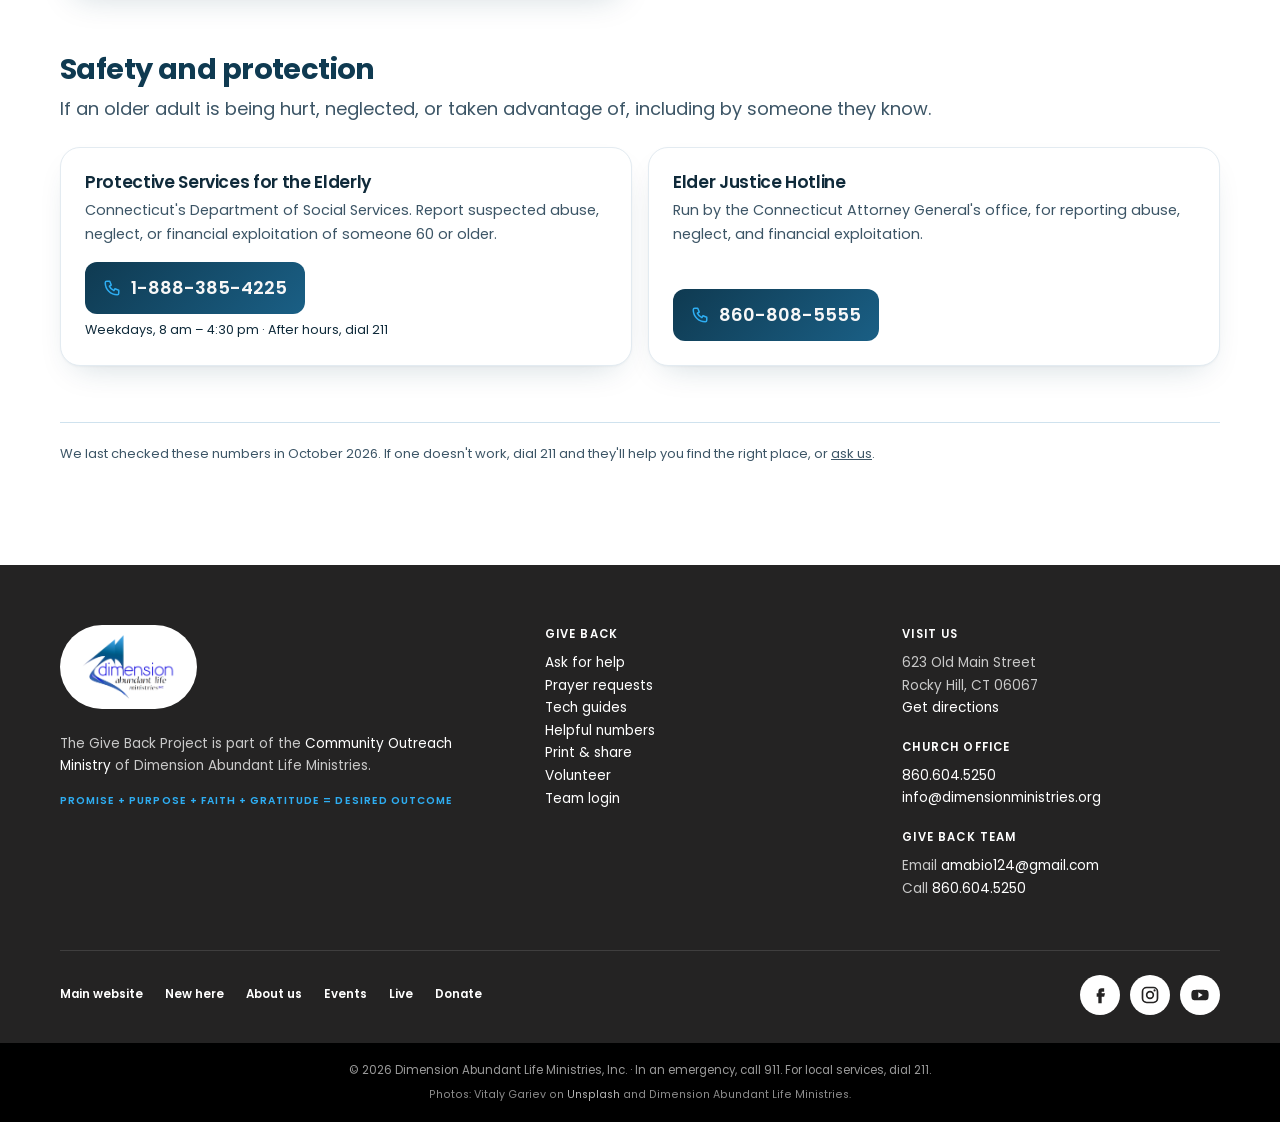
<file: resources.html>
<!doctype html>
<html lang="en">
<head>
  <meta charset="utf-8">
  <meta name="viewport" content="width=device-width, initial-scale=1">
  <title>Helpful Numbers · Give Back Project</title>
  <meta name="description" content="Free, trusted phone numbers for older adults in Rocky Hill and across Connecticut: emergencies, scams and fraud, Medicare questions, heating and food help, and elder safety.">
  <meta name="theme-color" content="#0f3a51">
  <link rel="icon" type="image/png" href="assets/dalm-logo.png">
  <link rel="apple-touch-icon" href="assets/dalm-logo.png">
  <link rel="preconnect" href="https://fonts.googleapis.com">
  <link rel="preconnect" href="https://fonts.gstatic.com" crossorigin>
  <link href="https://fonts.googleapis.com/css2?family=Poppins:wght@400;500;600;700&family=Tinos:ital,wght@0,400;0,700;1,400&family=Anton&display=swap" rel="stylesheet">
  <link rel="stylesheet" href="styles.css">
</head>
<body>
  <a class="skip" href="#main">Skip to content</a>
  <header class="site-header">
    <div class="wrap header-row">
      <a class="brand" href="index.html" aria-label="Give Back Project home, Dimension Abundant Life Ministries">
        <img src="assets/dalm-logo.png" alt="Dimension Abundant Life Ministries" width="78" height="54">
        <span class="brand-text"><small>Community Outreach</small><b>Give Back <span>Project</span></b></span>
      </a>
      <nav id="site-nav" aria-label="Main">
        <a href="index.html#can">What we do</a>
        <a href="guides.html">Tech guides</a>
        <a href="resources.html">Helpful numbers</a>
        <a href="print.html">Print &amp; share</a>
        <a href="index.html#pray">Prayer</a>
        <a href="index.html#volunteer">Volunteer</a>
        <a class="nav-ask" href="index.html#ask">Ask for help →</a>
      </nav>
      <div class="header-tools">
        <div class="textsize" role="group" aria-label="Text size">
          <button type="button" data-size="1" aria-label="Normal text">A</button>
          <button type="button" data-size="2" aria-label="Larger text">A</button>
          <button type="button" data-size="3" aria-label="Largest text">A</button>
        </div>
        <a class="btn btn-small" href="index.html#ask">Ask for help</a>
        <button class="menu-btn" type="button" aria-expanded="false" aria-controls="site-nav">Menu</button>
      </div>
    </div>
  </header>

  <div class="notice" id="notice" hidden>
    <div class="wrap">
      <p id="notice-text"></p>
      <button type="button" id="notice-close">Got it</button>
    </div>
  </div>

  <main id="main">
    <section class="page-hero hero-photo" style="--photo:url('assets/photos/telephone.jpg')">
      <div class="wrap">
        <p class="crumbs"><a href="index.html">Home</a> / Helpful numbers</p>
        <h1>Helpful numbers for Rocky Hill &amp; Connecticut</h1>
        <p class="lede">Trusted places to call. All of them are free. On a phone, tap a number to call it.</p>
        <div class="actions" style="margin-top:28px">
          <button class="btn btn-ghost" type="button" data-print>Print this list</button>
        </div>
      </div>
    </section>

    <section>
      <div class="wrap">
        <div class="res-group">
          <h2>Right now</h2>
          <p>If someone is in danger or in crisis.</p>
          <div class="res-list">
            <article class="res urgent">
              <h3>Emergency</h3>
              <p>Police, fire, or ambulance. If you or someone else is in danger.</p>
              <a class="call" href="tel:911"><svg viewBox="0 0 24 24" aria-hidden="true"><path d="M5 3h4l2 5-2.5 1.5a11 11 0 0 0 6 6L16 13l5 2v4a2 2 0 0 1-2 2A16 16 0 0 1 3 5a2 2 0 0 1 2-2"/></svg> 911</a>
            </article>
            <article class="res urgent">
              <h3>988 Suicide &amp; Crisis Lifeline</h3>
              <p>If you or someone you love is struggling, feeling hopeless, or thinking about suicide. You can call or text.</p>
              <a class="call" href="tel:988"><svg viewBox="0 0 24 24" aria-hidden="true"><path d="M5 3h4l2 5-2.5 1.5a11 11 0 0 0 6 6L16 13l5 2v4a2 2 0 0 1-2 2A16 16 0 0 1 3 5a2 2 0 0 1 2-2"/></svg> 988</a>
              <span class="hours">24 hours a day</span>
            </article>
          </div>
        </div>

        <div class="res-group" id="rocky-hill">
          <h2>Right here in Rocky Hill</h2>
          <p>Our town has great services for older adults. These are good first calls.</p>
          <div class="res-list">
            <article class="res">
              <h3>Rocky Hill Senior Center</h3>
              <p>Classes, meals, trips, and friendship. Free membership for Rocky Hill residents. 55 Church Street.</p>
              <a class="call" href="tel:18602582786"><svg viewBox="0 0 24 24" aria-hidden="true"><path d="M5 3h4l2 5-2.5 1.5a11 11 0 0 0 6 6L16 13l5 2v4a2 2 0 0 1-2 2A16 16 0 0 1 3 5a2 2 0 0 1 2-2"/></svg> 860-258-2786</a>
            </article>
            <article class="res">
              <h3>Rocky Hill Human, Youth &amp; Senior Services</h3>
              <p>Help with heating and energy bills, emergency basic needs, food, renters' tax relief, and the town mini-bus for residents 60 and older. 761 Old Main Street.</p>
              <a class="call" href="tel:18602582799"><svg viewBox="0 0 24 24" aria-hidden="true"><path d="M5 3h4l2 5-2.5 1.5a11 11 0 0 0 6 6L16 13l5 2v4a2 2 0 0 1-2 2A16 16 0 0 1 3 5a2 2 0 0 1 2-2"/></svg> 860-258-2799</a>
              <span class="hours">Weekdays, 8:30 am – 4:30 pm</span>
            </article>
            <article class="res">
              <h3>Cora J. Belden Library</h3>
              <p>Free computers, Wi-Fi, large-print books, and friendly staff who can help you get started online. 33 Church Street.</p>
              <a class="call" href="tel:18602587621"><svg viewBox="0 0 24 24" aria-hidden="true"><path d="M5 3h4l2 5-2.5 1.5a11 11 0 0 0 6 6L16 13l5 2v4a2 2 0 0 1-2 2A16 16 0 0 1 3 5a2 2 0 0 1 2-2"/></svg> 860-258-7621</a>
            </article>
            <article class="res">
              <h3>Rocky Hill Police (non-emergency)</h3>
              <p>To report a suspicious caller or scam in town, or for a wellness check on someone. For emergencies, always call 911.</p>
              <a class="call" href="tel:18602587640"><svg viewBox="0 0 24 24" aria-hidden="true"><path d="M5 3h4l2 5-2.5 1.5a11 11 0 0 0 6 6L16 13l5 2v4a2 2 0 0 1-2 2A16 16 0 0 1 3 5a2 2 0 0 1 2-2"/></svg> 860-258-7640</a>
              <span class="hours">699 Old Main Street</span>
            </article>
          </div>
        </div>

        <div class="res-group">
          <h2>Everyday help</h2>
          <p>Food, heating bills, housing, rides, and finding local services.</p>
          <div class="res-list">
            <article class="res">
              <h3>211 Connecticut (United Way)</h3>
              <p>One call for local help: heating and utility bills, food, housing, transportation, and much more. They'll point you to the right place.</p>
              <a class="call" href="tel:211"><svg viewBox="0 0 24 24" aria-hidden="true"><path d="M5 3h4l2 5-2.5 1.5a11 11 0 0 0 6 6L16 13l5 2v4a2 2 0 0 1-2 2A16 16 0 0 1 3 5a2 2 0 0 1 2-2"/></svg> 211</a>
              <span class="hours">24 hours a day · From outside CT: 1-800-203-1234</span>
            </article>
            <article class="res">
              <h3>Operation Fuel</h3>
              <p>Year-round help with energy and heating bills for Connecticut households who are struggling to pay.</p>
              <a class="call" href="tel:18602432345"><svg viewBox="0 0 24 24" aria-hidden="true"><path d="M5 3h4l2 5-2.5 1.5a11 11 0 0 0 6 6L16 13l5 2v4a2 2 0 0 1-2 2A16 16 0 0 1 3 5a2 2 0 0 1 2-2"/></svg> 860-243-2345</a>
            </article>
            <article class="res">
              <h3>Eldercare Locator</h3>
              <p>A national service that connects older adults and caregivers to local support, like meals, home care, and transportation.</p>
              <a class="call" href="tel:18006771116"><svg viewBox="0 0 24 24" aria-hidden="true"><path d="M5 3h4l2 5-2.5 1.5a11 11 0 0 0 6 6L16 13l5 2v4a2 2 0 0 1-2 2A16 16 0 0 1 3 5a2 2 0 0 1 2-2"/></svg> 1-800-677-1116</a>
            </article>
          </div>
        </div>

        <div class="res-group">
          <h2>Scams and fraud</h2>
          <p>If something feels wrong, or you think you've lost money.</p>
          <div class="res-list">
            <article class="res">
              <h3>AARP Fraud Watch Helpline</h3>
              <p>Free help from trained volunteers if you've been targeted, or aren't sure whether something is a scam. You don't need to be an AARP member.</p>
              <a class="call" href="tel:18779083360"><svg viewBox="0 0 24 24" aria-hidden="true"><path d="M5 3h4l2 5-2.5 1.5a11 11 0 0 0 6 6L16 13l5 2v4a2 2 0 0 1-2 2A16 16 0 0 1 3 5a2 2 0 0 1 2-2"/></svg> 877-908-3360</a>
              <span class="hours">Weekdays, 8 am – 8 pm</span>
            </article>
            <article class="res">
              <h3>CT Department of Consumer Protection</h3>
              <p>Report scams, bad contractors, and unfair business practices in Connecticut.</p>
              <a class="call" href="tel:18008422649"><svg viewBox="0 0 24 24" aria-hidden="true"><path d="M5 3h4l2 5-2.5 1.5a11 11 0 0 0 6 6L16 13l5 2v4a2 2 0 0 1-2 2A16 16 0 0 1 3 5a2 2 0 0 1 2-2"/></svg> 1-800-842-2649</a>
              <span class="hours">Complaints line: (860) 713-6300</span>
            </article>
            <article class="res">
              <h3>Federal Trade Commission</h3>
              <p>Report a scam online so it can be tracked and stopped. A family member can help you fill it in.</p>
              <a class="call" href="https://reportfraud.ftc.gov" target="_blank" rel="noopener">ReportFraud.ftc.gov</a>
            </article>
          </div>
        </div>

        <div class="res-group">
          <h2>Medicare and benefits</h2>
          <p>Questions about health coverage or Social Security.</p>
          <div class="res-list">
            <article class="res">
              <h3>CHOICES: free Medicare counseling</h3>
              <p>Connecticut's free, unbiased Medicare help. A counselor can compare plans with you. They don't sell insurance.</p>
              <a class="call" href="tel:18009949422"><svg viewBox="0 0 24 24" aria-hidden="true"><path d="M5 3h4l2 5-2.5 1.5a11 11 0 0 0 6 6L16 13l5 2v4a2 2 0 0 1-2 2A16 16 0 0 1 3 5a2 2 0 0 1 2-2"/></svg> 1-800-994-9422</a>
            </article>
            <article class="res">
              <h3>Medicare</h3>
              <p>Questions about your Medicare card, coverage, or bills.</p>
              <a class="call" href="tel:18006334227"><svg viewBox="0 0 24 24" aria-hidden="true"><path d="M5 3h4l2 5-2.5 1.5a11 11 0 0 0 6 6L16 13l5 2v4a2 2 0 0 1-2 2A16 16 0 0 1 3 5a2 2 0 0 1 2-2"/></svg> 1-800-633-4227</a>
              <span class="hours">1-800-MEDICARE · 24 hours a day</span>
            </article>
            <article class="res">
              <h3>Social Security</h3>
              <p>Benefits, payments, replacement cards, and changes of address.</p>
              <a class="call" href="tel:18007721213"><svg viewBox="0 0 24 24" aria-hidden="true"><path d="M5 3h4l2 5-2.5 1.5a11 11 0 0 0 6 6L16 13l5 2v4a2 2 0 0 1-2 2A16 16 0 0 1 3 5a2 2 0 0 1 2-2"/></svg> 1-800-772-1213</a>
            </article>
          </div>
        </div>

        <div class="res-group">
          <h2>Safety and protection</h2>
          <p>If an older adult is being hurt, neglected, or taken advantage of, including by someone they know.</p>
          <div class="res-list">
            <article class="res">
              <h3>Protective Services for the Elderly</h3>
              <p>Connecticut's Department of Social Services. Report suspected abuse, neglect, or financial exploitation of someone 60 or older.</p>
              <a class="call" href="tel:18883854225"><svg viewBox="0 0 24 24" aria-hidden="true"><path d="M5 3h4l2 5-2.5 1.5a11 11 0 0 0 6 6L16 13l5 2v4a2 2 0 0 1-2 2A16 16 0 0 1 3 5a2 2 0 0 1 2-2"/></svg> 1-888-385-4225</a>
              <span class="hours">Weekdays, 8 am – 4:30 pm · After hours, dial 211</span>
            </article>
            <article class="res">
              <h3>Elder Justice Hotline</h3>
              <p>Run by the Connecticut Attorney General's office, for reporting abuse, neglect, and financial exploitation.</p>
              <a class="call" href="tel:18608085555"><svg viewBox="0 0 24 24" aria-hidden="true"><path d="M5 3h4l2 5-2.5 1.5a11 11 0 0 0 6 6L16 13l5 2v4a2 2 0 0 1-2 2A16 16 0 0 1 3 5a2 2 0 0 1 2-2"/></svg> 860-808-5555</a>
            </article>
          </div>
        </div>

        <p class="checked">We last checked these numbers in October 2026. If one doesn't work, dial 211 and they'll help you find the right place, or <a href="index.html#ask">ask us</a>.</p>
      </div>
    </section>
  </main>

  <footer class="site-footer">
    <div class="wrap footer-grid">
      <div>
        <span class="footer-logo"><img src="assets/dalm-logo.png" alt="Dimension Abundant Life Ministries" width="116" height="80"></span>
        <p>The Give Back Project is part of the <a href="https://www.dimensionministries.org/community-outreach-ministry" target="_blank" rel="noopener">Community Outreach Ministry</a> of Dimension Abundant Life Ministries.</p>
        <p class="equation">Promise + Purpose + Faith + Gratitude = Desired Outcome</p>
      </div>
      <div>
        <p class="footer-head">Give Back</p>
        <p><a href="index.html#ask">Ask for help</a><br><a href="index.html#pray">Prayer requests</a><br><a href="guides.html">Tech guides</a><br><a href="resources.html">Helpful numbers</a><br><a href="print.html">Print &amp; share</a><br><a href="index.html#volunteer">Volunteer</a><br><a href="admin.html" rel="nofollow">Team login</a></p>
      </div>
      <div>
        <p class="footer-head">Visit us</p>
        <p>623 Old Main Street<br>Rocky Hill, CT 06067<br><a href="https://maps.google.com/?q=623+Old+Main+Street+Rocky+Hill+CT+06067" target="_blank" rel="noopener">Get directions</a></p>
        <p class="footer-head">Church office</p>
        <p><a href="tel:18606045250">860.604.5250</a><br><a href="mailto:info@dimensionministries.org">info@dimensionministries.org</a></p>
        <p class="footer-head">Give Back team</p>
        <p id="footer-contact">Use the form on our home page to reach us.</p>
      </div>
    </div>
    <div class="wrap footer-links">
      <div class="footer-nav" role="navigation" aria-label="Dimension Abundant Life Ministries">
        <a href="https://www.dimensionministries.org/" target="_blank" rel="noopener">Main website</a>
        <a href="https://www.dimensionministries.org/about-us" target="_blank" rel="noopener">New here</a>
        <a href="https://www.dimensionministries.org/about-us" target="_blank" rel="noopener">About us</a>
        <a href="https://www.dimensionministries.org/events" target="_blank" rel="noopener">Events</a>
        <a href="https://www.dimensionministries.org/live" target="_blank" rel="noopener">Live</a>
        <a href="https://www.dimensionministries.org/online-giving" target="_blank" rel="noopener">Donate</a>
      </div>
      <div class="social">
          <a href="https://www.facebook.com/DimensionAbundantLifeMinistries" target="_blank" rel="noopener" aria-label="Facebook"><svg viewBox="0 0 24 24" aria-hidden="true"><path d="M14 8h3V4h-3a4 4 0 0 0-4 4v2H8v4h2v8h4v-8h3l1-4h-4V8z"/></svg></a>
          <a href="https://www.instagram.com/dimensionlifeministries/" target="_blank" rel="noopener" aria-label="Instagram"><svg viewBox="0 0 24 24" aria-hidden="true"><rect x="3" y="3" width="18" height="18" rx="5" fill="none" stroke="currentColor" stroke-width="2"/><circle cx="12" cy="12" r="4" fill="none" stroke="currentColor" stroke-width="2"/><circle cx="17.5" cy="6.5" r="1.3"/></svg></a>
          <a href="https://www.youtube.com/channel/UC2dPU9p5CdF0M4lxwu2d5DQ" target="_blank" rel="noopener" aria-label="YouTube"><svg viewBox="0 0 24 24" aria-hidden="true"><path d="M22 8.2a3 3 0 0 0-2.1-2.1C18 5.6 12 5.6 12 5.6s-6 0-7.9.5A3 3 0 0 0 2 8.2 31 31 0 0 0 1.6 12 31 31 0 0 0 2 15.8a3 3 0 0 0 2.1 2.1c1.9.5 7.9.5 7.9.5s6 0 7.9-.5a3 3 0 0 0 2.1-2.1 31 31 0 0 0 .4-3.8 31 31 0 0 0-.4-3.8zM10 15.2V8.8l5.2 3.2z"/></svg></a>
        </div>
    </div>
    <div class="footer-bottom">
      <div class="wrap">
        <p>© <span id="year"></span> Dimension Abundant Life Ministries, Inc. · In an emergency, call 911. For local services, dial 211.</p>
        <p class="credit">Photos: Vitaly Gariev on <a href="https://unsplash.com/photos/elderly-woman-smiling-while-looking-at-smartphone-cHbyGVOQspk" target="_blank" rel="noopener">Unsplash</a> and Dimension Abundant Life Ministries.</p>
      </div>
    </div>
  </footer>

  <script src="i18n/strings.js"></script>
  <script src="i18n/i18n.js"></script>
  <script src="script.js"></script>
</body>
</html>
</file>
<file: styles.css>
:root {
  /* Dimension Abundant Life Ministries brand: navy + sky blue, Poppins with an italic serif accent */
  --ink: #0f2a3a;
  --ink-soft: #3c5566;
  --night: #0f3a51;
  --night-2: #1f74a2;
  --cream: #eef7fd;
  --paper: #ffffff;
  --sand: #d9eefb;
  --amber: #2eaef3;
  --amber-deep: #1a6a96;
  --line: #cfe2ee;
  --field: #7d93a3;
  --error: #b42318;
  --ok: #2e6b3f;
  --charcoal: #242323;
  --radius: 16px;
  --shadow: 0 1px 2px rgba(15, 58, 81, 0.06), 0 8px 28px rgba(15, 58, 81, 0.08);
  --serif: "Poppins", system-ui, -apple-system, "Segoe UI", sans-serif;
  --script: "Playfair Display", Georgia, "Times New Roman", serif;
  --sans: "Poppins", system-ui, -apple-system, "Segoe UI", sans-serif;
}

* { box-sizing: border-box; }

/* The text-size buttons scale everything through the root size. */
html { font-size: 100%; scroll-behavior: smooth; scroll-padding-top: 88px; }
html[data-size="2"] { font-size: 112.5%; }
html[data-size="3"] { font-size: 125%; }

/* Larger type and stronger contrast than usual: most readers here are older adults. */
body {
  margin: 0;
  background: var(--paper);
  color: var(--ink);
  font: 400 1.25rem/1.65 var(--sans);
  -webkit-font-smoothing: antialiased;
}

h1, h2, h3 { font-family: var(--serif); line-height: 1.18; margin: 0; text-wrap: balance; }
h1 { font-size: clamp(2.4rem, 5.6vw, 3.8rem); font-weight: 600; letter-spacing: -0.01em; }
h1 em { font-family: var(--script); font-style: italic; font-weight: 500; color: var(--amber); }
h2 { font-size: clamp(1.8rem, 3.8vw, 2.5rem); font-weight: 600; letter-spacing: -0.01em; }
h3 { font-size: 1.25rem; font-weight: 600; }
p { margin: 0 0 1em; }
a { color: inherit; }
svg { display: block; }

.wrap { width: min(1120px, 100% - 40px); margin-inline: auto; }
.wrap.narrow { width: min(780px, 100% - 40px); }
.sr { position: absolute; width: 1px; height: 1px; overflow: hidden; clip: rect(0 0 0 0); }

.skip { position: absolute; left: -999px; }
.skip:focus { left: 12px; top: 12px; background: var(--paper); padding: 8px 12px; z-index: 20; }

:focus-visible { outline: 3px solid var(--amber); outline-offset: 3px; }

/* Header: white bar so the DALM logo shows as it does on dimensionministries.org */
.site-header {
  position: sticky; top: 0; z-index: 10;
  background: rgba(255, 255, 255, 0.97);
  backdrop-filter: blur(8px);
  color: var(--night);
  border-bottom: 1px solid var(--line);
  box-shadow: 0 2px 14px rgba(15, 58, 81, 0.06);
}
.header-row { display: flex; align-items: center; gap: 20px; min-height: 78px; }
.brand { display: flex; align-items: center; gap: 12px; text-decoration: none; white-space: nowrap; }
.brand img { height: 54px; width: auto; display: block; }
.brand-text { display: flex; flex-direction: column; line-height: 1.15; padding-left: 12px; border-left: 2px solid var(--line); }
.brand-text small { font-size: 0.62rem; font-weight: 600; letter-spacing: 0.12em; text-transform: uppercase; color: var(--ink-soft); }
.brand-text b { font-weight: 600; font-size: 1.02rem; color: var(--night); }
.brand-text b span { color: var(--amber); }
nav { display: flex; gap: 24px; font-size: 0.74rem; font-weight: 600; letter-spacing: 0.06em; text-transform: uppercase; margin-left: auto; }
nav a { text-decoration: none; color: var(--night); }
nav a:hover { color: var(--amber-deep); }
.header-tools { display: flex; align-items: center; gap: 14px; }

.textsize { display: flex; align-items: flex-end; border: 1px solid var(--line); border-radius: 999px; padding: 3px; }
.textsize button {
  font: 600 14px/1 var(--sans); color: var(--night); background: none; border: 0;
  width: 34px; height: 34px; border-radius: 999px; cursor: pointer;
}
.textsize button:nth-child(2) { font-size: 17px; }
.textsize button:nth-child(3) { font-size: 20px; }
.textsize button[aria-pressed="true"] { background: var(--night); color: #fff; }

/* Buttons */
.btn {
  display: inline-block;
  background: var(--amber);
  color: var(--night);
  font: inherit;
  font-weight: 600;
  text-decoration: none;
  text-align: center;
  padding: 15px 28px;
  border-radius: 999px;
  border: 2px solid var(--amber);
  cursor: pointer;
  transition: transform 0.15s ease, background 0.15s ease, box-shadow 0.15s ease;
}
.btn:hover { transform: translateY(-1px); background: #5cc2f6; box-shadow: 0 6px 18px rgba(46, 174, 243, 0.3); }
.btn:disabled { opacity: 0.65; cursor: progress; transform: none; box-shadow: none; }
.btn-ghost { background: transparent; color: var(--cream); border-color: rgba(251, 246, 236, 0.55); }
.btn-ghost:hover { background: rgba(251, 246, 236, 0.1); box-shadow: none; }
.btn-big { width: 100%; font-size: 1.15rem; padding: 18px 28px; }
.btn-small { padding: 9px 18px; font-size: 0.82rem; white-space: nowrap; }
.link-btn { font: inherit; font-weight: 600; color: var(--amber-deep); background: none; border: 0; padding: 0; cursor: pointer; text-decoration: underline; text-underline-offset: 4px; }

/* Hero */
.hero { background: var(--night); color: var(--cream); padding: 80px 0 0; overflow: hidden; }
.hero-grid { display: grid; grid-template-columns: 1.2fr 0.8fr; gap: 48px; align-items: center; }
.eyebrow { color: var(--amber); font-weight: 600; font-size: 0.78rem; letter-spacing: 0.1em; text-transform: uppercase; margin-bottom: 20px; }
.lede { font-size: 1.25rem; color: #dde2ec; max-width: 32em; margin: 24px 0 34px; }
.actions { display: flex; flex-wrap: wrap; gap: 12px; }
.hero-art { width: 100%; max-width: 380px; height: auto; justify-self: end; }

.promises {
  list-style: none; margin: 72px 0 0; padding: 28px 0;
  display: grid; grid-template-columns: repeat(3, 1fr); gap: 24px;
  border-top: 1px solid rgba(251, 246, 236, 0.14);
  color: #c9d0dd; font-size: 1rem;
}
.promises strong { display: block; font-family: var(--script); font-style: italic; font-size: 1.7rem; font-weight: 500; color: var(--amber); }

/* Sections */
section { padding: 96px 0; }
.band { background: var(--cream); }
.kicker { color: var(--amber-deep); font-weight: 600; font-size: 0.78rem; letter-spacing: 0.1em; text-transform: uppercase; margin-bottom: 12px; }
.section-lede { color: var(--ink-soft); max-width: 40em; margin: 18px 0 44px; }
.two-col { display: grid; grid-template-columns: 1fr 1.2fr; gap: 56px; align-items: start; }
.two-col p:not(.kicker) { color: var(--ink-soft); margin-top: 18px; }

.icon { display: inline-grid; place-items: center; width: 52px; height: 52px; border-radius: 14px; background: var(--cream); color: var(--amber-deep); flex: none; }
.icon svg { width: 28px; height: 28px; fill: none; stroke: currentColor; stroke-width: 1.8; stroke-linecap: round; stroke-linejoin: round; }
.icon-light { background: rgba(46, 174, 243, 0.16); color: var(--amber); }

/* What we can help with */
.cards { display: grid; grid-template-columns: repeat(2, 1fr); gap: 20px; }
.cards article { border: 1px solid var(--line); border-radius: var(--radius); padding: 30px; background: #fff; box-shadow: var(--shadow); }
.cards article > .icon { margin-bottom: 18px; }
.cards h3 { margin-bottom: 12px; }
.cards ul { margin: 0; padding: 0; list-style: none; color: var(--ink-soft); }
.cards li { padding: 9px 0 9px 26px; position: relative; border-top: 1px dashed var(--line); }
.cards li:first-child { border-top: 0; }
.cards li::before { content: ""; position: absolute; left: 3px; top: 1.15em; width: 9px; height: 9px; border-radius: 50%; background: var(--amber); }
.cards .card-feature { grid-column: 1 / -1; background: var(--night); border-color: var(--night); color: var(--cream); padding: 36px; }
.card-head { display: flex; gap: 18px; align-items: flex-start; margin-bottom: 18px; }
.card-head h3 { font-size: 1.6rem; margin-bottom: 6px; }
.card-note { color: #c9d0dd; margin: 0; font-size: 1.05rem; }
.cards .card-feature ul { color: #dde2ec; columns: 2; column-gap: 40px; }
.cards .card-feature li { border-color: rgba(251, 246, 236, 0.16); break-inside: avoid; }

/* What we can't do */
.limits { margin: 0; padding: 0; list-style: none; background: #fff; border: 1px solid var(--line); border-radius: var(--radius); padding: 8px 28px; box-shadow: var(--shadow); }
.limits li { padding: 16px 0 16px 38px; position: relative; border-top: 1px solid var(--line); }
.limits li:first-child { border-top: 0; }
.limits li::before {
  content: ""; position: absolute; left: 0; top: 1.2em; width: 22px; height: 22px; border-radius: 50%;
  background: var(--sand) url("data:image/svg+xml,%3Csvg xmlns='http://www.w3.org/2000/svg' viewBox='0 0 22 22'%3E%3Cpath d='M7.5 7.5l7 7M14.5 7.5l-7 7' stroke='%231a6a96' stroke-width='2' stroke-linecap='round'/%3E%3C/svg%3E") center / 22px no-repeat;
}
.limits .limit-urgent { color: var(--error); font-weight: 500; }

/* How it works */
.steps { list-style: none; padding: 0; margin: 44px 0 0; display: grid; grid-template-columns: repeat(3, 1fr); gap: 32px; }
.steps li { position: relative; }
.step-num {
  display: grid; place-items: center; width: 52px; height: 52px; border-radius: 50%;
  background: var(--amber); color: var(--night); font: 700 1.4rem/1 var(--serif); margin-bottom: 18px;
}
.steps li:not(:last-child)::after { content: ""; position: absolute; top: 26px; left: 68px; right: -16px; border-top: 2px dashed var(--line); }
.steps p { color: var(--ink-soft); margin: 10px 0 0; }

.safety { display: flex; gap: 20px; align-items: flex-start; margin-top: 64px; background: var(--cream); border: 1px solid var(--line); border-radius: var(--radius); padding: 30px; }
.safety .icon { background: #fff; }
.safety h3 { margin-bottom: 6px; }
.safety p { margin: 0; color: var(--ink-soft); }

/* Ask + volunteer layout */
.ask-grid { display: grid; grid-template-columns: 0.8fr 1.2fr; gap: 56px; align-items: start; }
.ask-intro { position: sticky; top: 110px; }
.ask-intro > p:not(.kicker) { color: var(--ink-soft); margin-top: 18px; }
.ask-points { list-style: none; margin: 24px 0; padding: 0; }
.ask-points li { padding: 6px 0 6px 34px; position: relative; }
.ask-points li::before {
  content: ""; position: absolute; left: 0; top: 0.55em; width: 22px; height: 22px; border-radius: 50%;
  background: var(--amber) url("data:image/svg+xml,%3Csvg xmlns='http://www.w3.org/2000/svg' viewBox='0 0 22 22'%3E%3Cpath d='M6.5 11.5l3 3 6-6.5' fill='none' stroke='%230f3a51' stroke-width='2.2' stroke-linecap='round' stroke-linejoin='round'/%3E%3C/svg%3E") center / 22px no-repeat;
}
.ask-email { font-size: 1rem; }
.ask-email a { color: var(--amber-deep); font-weight: 600; word-break: break-word; }

/* Forms */
.form, .thanks { background: #fff; border: 1px solid var(--line); border-radius: 20px; padding: 36px; box-shadow: var(--shadow); }
.row { display: grid; grid-template-columns: 1fr 1fr; gap: 0 20px; }
.field { margin: 0 0 24px; padding: 0; border: 0; min-width: 0; }
label, legend { display: block; font-weight: 600; margin-bottom: 8px; padding: 0; }
.req { color: var(--error); }
.optional { font-weight: 400; color: var(--ink-soft); }
.hint { color: var(--ink-soft); font-size: 0.9rem; margin: -2px 0 8px; }
[hidden] { display: none !important; }

input[type="text"], input[type="tel"], input[type="email"], input[type="password"], input[type="search"], input:not([type]), select, textarea {
  width: 100%;
  font: inherit;
  color: var(--ink);
  background: var(--paper);
  border: 2px solid var(--field);
  border-radius: 12px;
  padding: 13px 16px;
  min-height: 56px;
}
select {
  appearance: none;
  background: var(--paper) url("data:image/svg+xml,%3Csvg xmlns='http://www.w3.org/2000/svg' viewBox='0 0 24 24'%3E%3Cpath d='M6 9l6 6 6-6' fill='none' stroke='%2314213a' stroke-width='2.2' stroke-linecap='round'/%3E%3C/svg%3E") right 14px center / 22px no-repeat;
  padding-right: 46px;
}
textarea { resize: vertical; }
::placeholder { color: #6b7386; opacity: 1; }
input:focus, select:focus, textarea:focus { outline: 3px solid var(--amber); outline-offset: 1px; border-color: var(--ink); }
[aria-invalid="true"] { border-color: var(--error) !important; background-color: #fff6f5; }

.choices { display: flex; flex-wrap: wrap; gap: 8px 28px; }
.choice { display: flex; align-items: center; gap: 12px; font-weight: 400; padding: 6px 0; margin: 0; cursor: pointer; }
.choice input { width: 24px; height: 24px; accent-color: var(--amber-deep); flex: none; margin: 0; }

.tiles { display: grid; grid-template-columns: repeat(2, 1fr); gap: 10px; }
.tile { position: relative; margin: 0; font-weight: 500; cursor: pointer; }
.tile input { position: absolute; opacity: 0; inset: 0; margin: 0; cursor: pointer; }
.tile span {
  display: flex; align-items: center; gap: 12px; height: 100%;
  padding: 14px 16px; border: 2px solid var(--line); border-radius: 12px; background: var(--paper);
  line-height: 1.3; transition: border-color 0.15s ease, background 0.15s ease;
}
.tile span::before { content: ""; flex: none; width: 20px; height: 20px; border-radius: 50%; border: 2px solid var(--field); background: #fff; }
.tile:hover span { border-color: var(--field); }
.tile input:checked + span { border-color: var(--amber-deep); background: #e3f4fd; }
.tile input:checked + span::before { border: 6px solid var(--amber-deep); }
.tile input:focus-visible + span { outline: 3px solid var(--amber); outline-offset: 2px; }
.tile input[aria-invalid="true"] + span { border-color: var(--error); }

.trap { position: absolute; left: -9999px; }
.status { margin: 16px 0 0; font-weight: 500; }
.status:empty { display: none; }
.status.error { color: var(--error); background: #fff6f5; border: 1px solid #f0c9c4; border-radius: 12px; padding: 12px 16px; }
.status a { font-weight: 600; }

.thanks { text-align: center; padding: 52px 36px; }
.thanks:focus { outline: none; }
.thanks-mark { display: grid; place-items: center; width: 72px; height: 72px; border-radius: 50%; background: #e3f0e5; color: var(--ok); margin: 0 auto 22px; }
.thanks-mark svg { width: 38px; height: 38px; fill: none; stroke: currentColor; stroke-width: 2.4; stroke-linecap: round; stroke-linejoin: round; }
.thanks h3 { font-size: 1.7rem; margin-bottom: 12px; }
.thanks p { color: var(--ink-soft); max-width: 30em; margin-inline: auto; }
.fine { font-size: 0.95rem; }
.fine strong { color: var(--ink); letter-spacing: 0.04em; }

/* FAQ */
.faq { margin-top: 36px; border-top: 1px solid var(--line); }
.faq details { border-bottom: 1px solid var(--line); }
.faq summary {
  list-style: none; cursor: pointer; padding: 22px 48px 22px 0; position: relative;
  font-family: var(--serif); font-size: 1.15rem; font-weight: 500;
}
.faq summary::-webkit-details-marker { display: none; }
.faq summary::after {
  content: ""; position: absolute; right: 6px; top: 50%; width: 28px; height: 28px; margin-top: -14px; border-radius: 50%;
  background: var(--cream) url("data:image/svg+xml,%3Csvg xmlns='http://www.w3.org/2000/svg' viewBox='0 0 28 28'%3E%3Cpath d='M14 8v12M8 14h12' stroke='%231a6a96' stroke-width='2.2' stroke-linecap='round'/%3E%3C/svg%3E") center / 28px no-repeat;
  transition: transform 0.2s ease;
}
.faq details[open] summary::after { transform: rotate(45deg); }
.faq details p { color: var(--ink-soft); margin: -6px 0 22px; max-width: 40em; }

/* Volunteer */
.volunteer { background: var(--night); color: var(--cream); }
.volunteer .kicker { color: var(--amber); }
.volunteer .ask-intro > p:not(.kicker) { color: #c9d0dd; }
.volunteer .form, .volunteer .thanks { color: var(--ink); border-color: var(--night-2); }

/* Footer */
.site-footer { background: var(--charcoal); color: #c9c9c9; padding: 56px 0 0; font-size: 0.95rem; }
.footer-grid { display: grid; grid-template-columns: 1.3fr 1fr 1fr; gap: 40px; }
.footer-brand { font-family: var(--serif); font-weight: 700; font-size: 1.25rem; color: var(--cream); margin-bottom: 8px; }
.footer-brand span { color: var(--amber); }
.footer-head { color: var(--cream); font-weight: 600; margin-bottom: 8px; }
.site-footer a { color: var(--amber); word-break: break-word; }
.site-footer strong { color: var(--cream); }
.footer-bottom { border-top: 1px solid rgba(251, 246, 236, 0.1); margin-top: 32px; padding: 22px 0; font-size: 0.85rem; }
.footer-bottom p { margin: 0; }

@media (max-width: 960px) {
  nav { display: none; }
  .header-tools { margin-left: auto; }
  .ask-grid { grid-template-columns: 1fr; gap: 32px; }
  .ask-intro { position: static; }
}

@media (max-width: 820px) {
  section { padding: 64px 0; }
  .hero { padding-top: 52px; }
  .hero-grid, .two-col { grid-template-columns: 1fr; gap: 28px; }
  .hero-art { display: none; }
  .promises { grid-template-columns: 1fr; gap: 14px; margin-top: 48px; }
  .promises li { display: flex; gap: 10px; align-items: baseline; }
  .promises strong { display: inline; font-size: 1.2rem; }
  .steps { grid-template-columns: 1fr; gap: 28px; }
  .steps li:not(:last-child)::after { display: none; }
  .cards .card-feature ul { columns: 1; }
  .footer-grid { grid-template-columns: 1fr; gap: 24px; }
}

@media (max-width: 600px) {
  body { font-size: 1.1875rem; }
  .cards, .row, .tiles { grid-template-columns: 1fr; }
  .cards article, .cards .card-feature { padding: 24px; }
  .card-head { flex-direction: column; }
  .form, .thanks { padding: 24px 18px; border-radius: 16px; }
  .limits { padding: 4px 18px; }
  .actions .btn { width: 100%; }
  .safety { flex-direction: column; }
}

@media (max-width: 420px) {
  .brand-text { display: none; }
}

@media (prefers-reduced-motion: reduce) {
  html { scroll-behavior: auto; }
  .btn, .tile span, .faq summary::after { transition: none; }
}

/* ---------- Added: menu, notices, extra pages ---------- */

.menu-btn {
  display: none; font: 600 0.82rem/1 var(--sans); color: var(--night); background: none;
  border: 1px solid var(--line); border-radius: 999px; padding: 10px 16px; cursor: pointer;
}
nav a[aria-current="page"] { color: var(--amber-deep); box-shadow: inset 0 -2px 0 var(--amber); }
nav .nav-ask { display: none; }

.notice { background: var(--amber); color: var(--night); font-size: 1rem; }
.notice .wrap { display: flex; align-items: center; gap: 16px; padding: 12px 0; }
.notice p { margin: 0; flex: 1; }
.notice a { font-weight: 600; }
.notice button { flex: none; font: 600 0.85rem/1 var(--sans); background: var(--night); color: var(--cream); border: 0; border-radius: 999px; padding: 9px 14px; cursor: pointer; }

/* Page header for inner pages */
.page-hero { background: var(--night); color: var(--cream); padding: 64px 0 56px; }
.page-hero .lede { margin-bottom: 0; }
.crumbs { font-size: 0.85rem; margin-bottom: 16px; color: #c9d0dd; }
.crumbs a { color: var(--amber); }

/* Link cards */
.extras { display: grid; grid-template-columns: repeat(3, 1fr); gap: 20px; }
.extra {
  display: flex; flex-direction: column; gap: 10px; text-decoration: none; background: #fff;
  border: 1px solid var(--line); border-radius: var(--radius); padding: 28px; box-shadow: var(--shadow);
  transition: transform 0.15s ease, border-color 0.15s ease;
}
.extra:hover { transform: translateY(-2px); border-color: var(--amber); }
.extra p { color: var(--ink-soft); margin: 0; flex: 1; }
.extra .go { font-weight: 600; color: var(--amber-deep); }

/* Families */
.tips { display: grid; grid-template-columns: repeat(2, 1fr); gap: 16px 40px; margin: 36px 0 0; padding: 0; list-style: none; counter-reset: tip; }
.tips li { counter-increment: tip; position: relative; padding-left: 52px; color: var(--ink-soft); }
.tips li::before {
  content: counter(tip); position: absolute; left: 0; top: 0; width: 36px; height: 36px; border-radius: 50%;
  display: grid; place-items: center; background: var(--sand); color: var(--amber-deep); font: 700 1rem/1 var(--serif);
}
.tips strong { color: var(--ink); display: block; }

/* Events */
.events { display: grid; gap: 14px; margin-top: 32px; }
.event { display: flex; gap: 22px; align-items: center; background: #fff; border: 1px solid var(--line); border-radius: var(--radius); padding: 20px 24px; }
.event-date { flex: none; width: 72px; text-align: center; background: var(--night); color: var(--cream); border-radius: 12px; padding: 10px 0; line-height: 1.1; }
.event-date b { display: block; font: 700 1.6rem/1.1 var(--serif); color: var(--amber); }
.event-date span { font-size: 0.75rem; text-transform: uppercase; letter-spacing: 0.08em; }
.event h3 { margin-bottom: 4px; }
.event p { margin: 0; color: var(--ink-soft); font-size: 1rem; }

/* Guides */
.guide-layout { display: grid; grid-template-columns: 260px 1fr; gap: 56px; align-items: start; }
.toc { position: sticky; top: 100px; font-size: 0.95rem; }
.toc p { font-weight: 600; margin-bottom: 8px; }
.toc ol { margin: 0; padding: 0; list-style: none; border-left: 2px solid var(--line); }
.toc a { display: block; padding: 7px 0 7px 16px; text-decoration: none; color: var(--ink-soft); margin-left: -2px; border-left: 2px solid transparent; }
.toc a:hover { color: var(--ink); border-left-color: var(--amber); }

.device-pick { display: flex; flex-wrap: wrap; align-items: center; gap: 12px; background: var(--cream); border: 1px solid var(--line); border-radius: var(--radius); padding: 18px 22px; margin-bottom: 40px; }
.device-pick p { margin: 0 8px 0 0; font-weight: 600; }
.seg { display: inline-flex; background: #fff; border: 2px solid var(--line); border-radius: 999px; padding: 3px; }
.seg button { font: 600 1rem/1 var(--sans); color: var(--ink); background: none; border: 0; border-radius: 999px; padding: 11px 20px; cursor: pointer; }
.seg button[aria-pressed="true"] { background: var(--night); color: var(--cream); }

.guide { background: #fff; border: 1px solid var(--line); border-radius: 20px; padding: 36px; box-shadow: var(--shadow); margin-bottom: 28px; }
.guide-top { display: flex; align-items: flex-start; justify-content: space-between; gap: 16px; margin-bottom: 8px; }
.guide h2 { font-size: clamp(1.5rem, 3vw, 2rem); }
.guide .meta { color: var(--ink-soft); font-size: 0.95rem; margin: 6px 0 22px; }
.guide h3 { margin: 26px 0 10px; font-size: 1.15rem; }
.guide-tools { display: flex; gap: 8px; flex: none; }
.tool-btn {
  display: inline-flex; align-items: center; gap: 8px; font: 600 0.85rem/1 var(--sans); color: var(--ink);
  background: var(--cream); border: 1px solid var(--line); border-radius: 999px; padding: 10px 14px; cursor: pointer; white-space: nowrap;
}
.tool-btn:hover { border-color: var(--amber-deep); }
.tool-btn svg { width: 18px; height: 18px; fill: none; stroke: currentColor; stroke-width: 2; stroke-linecap: round; stroke-linejoin: round; }
.tool-btn[aria-pressed="true"] { background: var(--night); color: var(--cream); border-color: var(--night); }

.steps-list { margin: 0; padding: 0; list-style: none; counter-reset: s; }
.steps-list li { counter-increment: s; position: relative; padding: 12px 0 12px 54px; border-top: 1px dashed var(--line); }
.steps-list li:first-child { border-top: 0; }
.steps-list li::before {
  content: counter(s); position: absolute; left: 0; top: 10px; width: 36px; height: 36px; border-radius: 50%;
  display: grid; place-items: center; background: var(--amber); color: var(--night); font: 700 1rem/1 var(--serif);
}
.path { font-weight: 600; background: var(--cream); border-radius: 6px; padding: 1px 6px; white-space: nowrap; }
[data-device][hidden] { display: none; }
.tip { display: flex; gap: 14px; background: #e3f4fd; border-radius: 12px; padding: 16px 18px; margin-top: 20px; font-size: 1rem; }
.tip::before { content: "Tip"; flex: none; font-weight: 700; color: var(--amber-deep); }
.tip.warn { background: #fff1ef; }
.tip.warn::before { content: "Careful"; color: var(--error); }
.bullets { margin: 0; padding-left: 1.2em; }
.bullets li { margin: 6px 0; }

/* Scam checker */
.checker { background: var(--cream); border: 1px solid var(--line); border-radius: var(--radius); padding: 24px; margin-top: 24px; }
.checker h3 { margin-top: 0; }
.checker .choice { align-items: flex-start; padding: 8px 0; }
.checker .choice input { margin-top: 4px; }
.verdict { margin-top: 16px; border-radius: 12px; padding: 16px 18px; font-weight: 500; }
.verdict.safe { background: #e3f0e5; color: #1f4d2c; }
.verdict.danger { background: #fde2de; color: #7a1c13; }
.verdict strong { display: block; font-size: 1.15rem; margin-bottom: 4px; }

/* Resources */
.res-group { margin-bottom: 56px; }
.res-group > h2 { margin-bottom: 8px; }
.res-group > p { color: var(--ink-soft); margin-bottom: 24px; }
.res-list { display: grid; grid-template-columns: repeat(2, 1fr); gap: 16px; }
.res { background: #fff; border: 1px solid var(--line); border-radius: var(--radius); padding: 24px; display: flex; flex-direction: column; gap: 6px; }
.res h3 { font-size: 1.2rem; }
.res p { margin: 0; color: var(--ink-soft); font-size: 1rem; flex: 1; }
.res .call {
  align-self: flex-start; margin-top: 10px; display: inline-flex; align-items: center; gap: 10px;
  background: var(--night); color: var(--cream); text-decoration: none; font-weight: 600; border-radius: 999px; padding: 11px 18px;
}
.res .call svg { width: 18px; height: 18px; fill: none; stroke: var(--amber); stroke-width: 2; stroke-linecap: round; stroke-linejoin: round; }
.res .hours { font-size: 0.88rem; }
.res.urgent { border: 2px solid var(--error); }
.res.urgent .call { background: var(--error); }
.res.urgent .call svg { stroke: #fff; }
.checked { font-size: 0.9rem; color: var(--ink-soft); border-top: 1px solid var(--line); padding-top: 20px; }

/* Print & share */
.sheet-pick { display: grid; grid-template-columns: repeat(3, 1fr); gap: 20px; margin-bottom: 56px; }
.sheet-pick article { background: #fff; border: 1px solid var(--line); border-radius: var(--radius); padding: 26px; display: flex; flex-direction: column; gap: 8px; }
.sheet-pick p { color: var(--ink-soft); margin: 0 0 8px; flex: 1; font-size: 1rem; }
.sheet { background: #fff; border: 1px solid var(--line); box-shadow: var(--shadow); width: min(816px, 100%); margin: 0 auto 40px; padding: 56px; color: #000; }
.sheet h2 { font-size: 2.3rem; }
.sheet-label { text-align: center; font-size: 0.85rem; color: var(--ink-soft); text-transform: uppercase; letter-spacing: 0.1em; margin-bottom: 10px; }
.flyer-top { display: grid; grid-template-columns: 1fr 200px; gap: 32px; align-items: center; border-bottom: 3px solid var(--amber); padding-bottom: 28px; margin-bottom: 24px; }
.flyer-top .eyebrow { color: var(--amber-deep); }
.flyer-top h2 { font-size: 3rem; }
.qr { width: 200px; text-align: center; font-size: 0.8rem; }
.qr canvas, .qr img { width: 180px !important; height: 180px !important; margin: 0 auto 6px; }
.flyer-cols { display: grid; grid-template-columns: 1fr 1fr; gap: 28px; }
.flyer-cols h3 { margin-bottom: 8px; }
.flyer-cols ul { margin: 0; padding-left: 1.1em; }
.flyer-foot { margin-top: 28px; background: var(--night); color: var(--cream); border-radius: 12px; padding: 20px 24px; font-size: 1.1rem; }
.flyer-foot strong { color: var(--amber); }
.paper-line { display: flex; gap: 12px; align-items: flex-end; margin: 18px 0; font-weight: 600; }
.paper-line span { flex: 1; border-bottom: 1.5px solid #555; height: 1.6em; }
.boxes { display: grid; grid-template-columns: 1fr 1fr; gap: 6px 24px; margin: 8px 0 16px; }
.boxes span::before { content: ""; display: inline-block; width: 18px; height: 18px; border: 1.5px solid #555; border-radius: 3px; margin-right: 10px; vertical-align: -3px; }
.lines { height: 140px; background: repeating-linear-gradient(to bottom, transparent 0 34px, #888 34px 35.5px); }
.cards-print { display: grid; grid-template-columns: 1fr 1fr; gap: 20px; }
.wallet { border: 2px dashed #777; border-radius: 12px; padding: 18px 20px; font-size: 0.95rem; }
.wallet h3 { font-size: 1.1rem; margin-bottom: 8px; }
.wallet dl { margin: 0; display: grid; grid-template-columns: auto 1fr; gap: 6px 12px; }
.wallet dt { font-weight: 600; }
.wallet dd { margin: 0; border-bottom: 1px solid #aaa; min-height: 1.4em; }

/* 404 */
.lost { text-align: center; padding: 120px 0; }
.lost p { color: var(--ink-soft); margin: 18px auto 30px; max-width: 30em; }

@media (max-width: 960px) {
  .menu-btn { display: inline-block; }
  nav {
    display: none; position: absolute; top: 100%; left: 0; right: 0; flex-direction: column; gap: 0;
    background: #fff; padding: 8px 20px 20px; font-size: 1rem; border-bottom: 1px solid var(--line); box-shadow: 0 12px 24px rgba(15, 58, 81, 0.1);
  }
  nav.open { display: flex; }
  nav a { padding: 14px 4px; border-top: 1px solid var(--line); }
  nav a[aria-current="page"] { box-shadow: none; }
  nav .nav-ask { display: block; color: var(--amber-deep); }
  .guide-layout { grid-template-columns: 1fr; gap: 24px; }
  .toc { position: static; }
  .extras, .sheet-pick { grid-template-columns: 1fr; }
}

@media (max-width: 700px) {
  .header-tools .btn-small { display: none; }
  .tips, .res-list, .flyer-cols, .cards-print, .flyer-top { grid-template-columns: 1fr; }
  .guide { padding: 24px 18px; }
  .guide-top { flex-direction: column; }
  .sheet { padding: 28px 20px; }
  .notice .wrap { align-items: flex-start; }
  .event { flex-direction: column; align-items: flex-start; }
}

@media print {
  @page { margin: 0.5in; }
  html { font-size: 90%; }
  body { background: #fff; }
  .site-header, .site-footer, .notice, .no-print, .guide-tools, .toc, .device-pick, .page-hero .actions { display: none !important; }
  .page-hero { background: none; color: #000; padding: 0 0 16px; }
  .page-hero .lede { color: #333; }
  section { padding: 0; }
  .guide-layout { display: block; }
  .guide, .res, .sheet { box-shadow: none; break-inside: avoid; }
  .sheet { border: 0; padding: 0; margin: 0; width: 100%; }
  .sheet-label { display: none; }
  body.print-one [data-printable]:not(.printing) { display: none !important; }
  body.print-one .page-hero, body.print-one .checked { display: none; }
  a[href^="tel:"] { text-decoration: none; }
  .res .call { background: none !important; color: #000; padding: 0; }
}
.band .safety { background: #fff; }
.band .safety .icon { background: var(--cream); }
.draft-note { background: var(--cream); border-radius: 12px; padding: 12px 16px; font-size: 1rem; margin-bottom: 22px; }
.notice a { white-space: nowrap; }

/* Prayer */
.pray { background: #e6f3fb; }
.verse { margin: 28px 0 0; padding: 20px 24px; border-left: 4px solid var(--amber); background: rgba(255, 255, 255, 0.7); border-radius: 0 12px 12px 0; font-family: var(--script); font-style: italic; font-size: 1.3rem; line-height: 1.45; }
.verse cite { display: block; margin-top: 8px; font: 500 0.9rem/1 var(--sans); font-style: normal; color: var(--ink-soft); }
.private-choice { margin: -4px 0 26px; }
.footer-grid [data-address-row] { margin-top: -6px; }

/* ---------- DALM brand: hero, footer, accents ---------- */

.hero, .page-hero {
  background:
    radial-gradient(1200px 500px at 85% -10%, rgba(46, 174, 243, 0.28), transparent 60%),
    linear-gradient(140deg, #0b2d40 0%, #0f3a51 45%, #165a7e 100%);
}
.hero .eyebrow, .page-hero .eyebrow { color: #93d4f7; }
.tagline { font-family: var(--script); font-style: italic; font-size: clamp(1.3rem, 2.6vw, 1.7rem); color: #b7e3fb; margin: 14px 0 0; }
.equation { font-size: 0.72rem; font-weight: 600; letter-spacing: 0.1em; text-transform: uppercase; color: var(--amber); }
.hero .equation { margin: 26px 0 0; }
.btn { font-weight: 600; letter-spacing: 0.01em; }
.btn-ghost { color: #fff; }
.crumbs a { color: #93d4f7; }

.site-footer { padding-top: 60px; }
.site-footer a { color: #fff; text-decoration: none; }
.site-footer a:hover { color: var(--amber); text-decoration: underline; }
.footer-grid { grid-template-columns: 1.4fr 1fr 1fr; }
.footer-logo { display: inline-block; background: #fff; border-radius: 999px; padding: 10px 22px; margin-bottom: 16px; }
.footer-logo img { display: block; height: 64px; width: auto; }
.footer-head { color: #fff; font-weight: 600; font-size: 0.8rem; letter-spacing: 0.1em; text-transform: uppercase; margin: 0 0 8px; }
.site-footer p + .footer-head { margin-top: 18px; }
.footer-links { display: flex; align-items: center; justify-content: space-between; gap: 20px; flex-wrap: wrap; margin-top: 36px; padding-top: 24px; border-top: 1px solid rgba(255, 255, 255, 0.12); }
.footer-nav { display: flex; flex-wrap: wrap; gap: 8px 22px; font-size: 0.82rem; font-weight: 600; }
.social { display: flex; gap: 10px; }
.social a { display: grid; place-items: center; width: 40px; height: 40px; border-radius: 50%; background: #fff; color: var(--charcoal); }
.social a:hover { background: var(--amber); color: #fff; text-decoration: none; }
.social svg { width: 20px; height: 20px; fill: currentColor; }
.footer-bottom { background: #000; color: #9a9a9a; margin-top: 28px; border-top: 0; padding: 18px 0; text-align: center; font-size: 0.8rem; }

.outreach { background: var(--sand); }
.outreach-grid { display: grid; grid-template-columns: 1fr 1fr; gap: 56px; align-items: center; }
.outreach blockquote { margin: 0; font-family: var(--script); font-style: italic; font-size: clamp(1.4rem, 2.6vw, 1.9rem); line-height: 1.4; color: var(--night); }
.outreach blockquote cite { display: block; margin-top: 14px; font: 600 0.8rem/1.4 var(--sans); font-style: normal; letter-spacing: 0.1em; text-transform: uppercase; color: var(--amber-deep); }
.purposes { list-style: none; margin: 22px 0 26px; padding: 0; display: grid; grid-template-columns: 1fr 1fr; gap: 10px; }
.purposes li { background: #fff; border: 1px solid var(--line); border-radius: 12px; padding: 14px 16px; font-weight: 500; font-size: 1rem; }
.purposes li::before { content: ""; display: inline-block; width: 8px; height: 8px; border-radius: 50%; background: var(--amber); margin-right: 10px; vertical-align: 2px; }
.visit { display: flex; flex-wrap: wrap; gap: 12px; }
.btn-outline { background: #fff; color: var(--night); border-color: var(--night); }
.btn-outline:hover { background: var(--night); color: #fff; }

@media (max-width: 960px) {
  .brand img { height: 46px; }
}
@media (max-width: 820px) {
  .outreach-grid { grid-template-columns: 1fr; gap: 28px; }
  .footer-grid { grid-template-columns: 1fr; }
}
@media (max-width: 520px) {
  .brand-text { display: none; }
  .purposes { grid-template-columns: 1fr; }
}
.flyer-logo { display: block; height: 100px; width: auto; margin-bottom: 14px; }
.flyer-logo.small { height: 70px; }

nav a { white-space: nowrap; }
@media (max-width: 1600px) {
  .menu-btn { display: inline-block; }
  nav {
    display: none; position: absolute; top: 100%; left: 0; right: 0; flex-direction: column; gap: 0;
    background: #fff; padding: 8px 20px 20px; font-size: 1rem; border-bottom: 1px solid var(--line); box-shadow: 0 12px 24px rgba(15, 58, 81, 0.1);
  }
  nav.open { display: flex; }
  nav a { padding: 14px 4px; border-top: 1px solid var(--line); }
  nav a[aria-current="page"] { box-shadow: none; }
  nav .nav-ask { display: block; color: var(--amber-deep); }
  .header-tools { margin-left: auto; }
}

/* ===================================================================
   Look of dimensionministries.org: photo heroes under a transparent
   header, Times-style serif headings, sky-blue buttons, tinted tiles
   =================================================================== */

:root {
  --heading-serif: "Tinos", "Times New Roman", Times, serif;
  --script: "Tinos", "Times New Roman", Times, serif;
  --condensed: "Anton", "Arial Narrow", Impact, sans-serif;
  --cream: #f7f7f7;
  --sand: #eef6fb;
  --button: #1a85c8;
}

body { background: #fafafa; }

h2 { font-family: var(--heading-serif); font-weight: 400; text-transform: uppercase; letter-spacing: 0.01em; color: var(--night); }
.volunteer h2, .pray h2 { color: #fff; }
.kicker { color: var(--button); }

/* Header floats over the photo, turns solid when you scroll */
.site-header {
  position: fixed; left: 0; right: 0; top: 0;
  background: linear-gradient(rgba(0, 0, 0, 0.55), rgba(0, 0, 0, 0));
  border-bottom: 0; box-shadow: none; backdrop-filter: none; color: #fff;
  transition: background 0.25s ease, box-shadow 0.25s ease;
}
.site-header.scrolled, body.solid-header .site-header { background: rgba(15, 58, 81, 0.97); box-shadow: 0 4px 18px rgba(0, 0, 0, 0.18); }
body.solid-header main { padding-top: 92px; }
.header-row { min-height: 92px; }
.brand img { height: 74px; width: auto; background: #fff; border-radius: 50%; padding: 8px 16px; box-shadow: 0 4px 14px rgba(0, 0, 0, 0.25); box-sizing: content-box; }
.brand-text { border-left-color: rgba(255, 255, 255, 0.35); }
.brand-text small { color: #b7e3fb; }
.brand-text b { color: #fff; }
.brand-text b span { color: var(--amber); }
nav { font-size: 0.78rem; letter-spacing: 0.05em; gap: 26px; }
nav a { color: #fafafa; }
nav a:hover, nav a[aria-current="page"] { color: var(--amber); box-shadow: none; }
.textsize { border-color: rgba(255, 255, 255, 0.4); }
.textsize button { color: #fff; }
.textsize button[aria-pressed="true"] { background: #fff; color: var(--night); }
.menu-btn { color: var(--amber); border-color: rgba(255, 255, 255, 0.4); text-transform: uppercase; letter-spacing: 0.06em; }

/* Buttons like theirs: solid blue, rounded 10px */
.btn { background: var(--button); border-color: var(--button); color: #fff; border-radius: 10px; font-weight: 600; }
.btn:hover { background: #156fa8; border-color: #156fa8; box-shadow: 0 6px 18px rgba(26, 133, 200, 0.3); }
.btn-small { border-radius: 8px; }
.btn-outline { background: #fff; color: var(--night); border-color: var(--night); }
.btn-outline:hover { background: var(--night); color: #fff; border-color: var(--night); }
.btn-outline-light {
  display: inline-block; color: #fff; text-decoration: none; font-weight: 600; padding: 15px 30px;
  border: 2px solid rgba(255, 255, 255, 0.75); border-radius: 5px; transition: background 0.15s ease;
}
.btn-outline-light:hover { background: rgba(255, 255, 255, 0.14); }

/* Photo heroes */
.hero-photo { position: relative; isolation: isolate; color: #fff; background: #0b2d40; overflow: hidden; }
.hero-photo::before { content: ""; position: absolute; inset: 0; z-index: -2; background: var(--photo) center / cover no-repeat; }
.hero-photo::after { content: ""; position: absolute; inset: 0; z-index: -1; background: linear-gradient(rgba(0, 0, 0, 0.55), rgba(0, 0, 0, 0.45) 60%, rgba(0, 0, 0, 0.6)); }
.hero.hero-photo { min-height: 100vh; min-height: 100svh; display: grid; align-items: center; padding: 130px 0 70px; }
.hero-center { text-align: center; }
.hero-center h1 { font-family: var(--sans); font-weight: 600; font-size: clamp(2.6rem, 6.4vw, 4.4rem); color: #fff; }
.hero-script { font-family: var(--script); font-style: italic; font-size: clamp(2.2rem, 5.4vw, 3.6rem); color: #b7e3fb; line-height: 1.1; margin: 0; }
.hero-center .equation { font-size: clamp(0.8rem, 1.6vw, 1.05rem); letter-spacing: 0.04em; color: var(--amber); margin: 18px 0 0; }
.hero-center .lede { margin: 26px auto 34px; color: #f2f2f2; text-align: center; }
.hero-center .actions { justify-content: center; }

.page-hero.hero-photo { padding: 170px 0 90px; text-align: center; }
.page-hero.hero-photo::before { filter: blur(5px); transform: scale(1.06); }
.page-hero.hero-photo h1 { font-family: var(--heading-serif); font-weight: 400; font-size: clamp(2.6rem, 6vw, 4.6rem); color: #fff; text-shadow: 0 2px 12px rgba(0, 0, 0, 0.35); }
.page-hero.hero-photo .lede { margin: 18px auto 0; color: #f2f2f2; }
.page-hero.hero-photo .crumbs { color: #ddd; }
.page-hero.hero-photo .actions { justify-content: center; }

/* "WELCOME!" style intro */
.welcome { background: #fafafa; text-align: center; padding: 90px 0; }
.ruled { display: inline-block; padding: 18px 0; border-top: 3px solid var(--amber); border-bottom: 3px solid #bbb; margin-bottom: 34px; max-width: 100%; }
.big-blue { font-size: clamp(2.4rem, 7vw, 4.6rem); color: var(--amber); line-height: 1; }
.sub-serif { font-family: var(--heading-serif); text-transform: uppercase; font-size: clamp(1rem, 2.2vw, 1.4rem); color: var(--night); margin: 12px 0 0; }
.welcome-text { font-weight: 500; color: var(--night); max-width: 40em; margin: 0 auto 30px; }
.welcome .promises { list-style: none; display: grid; grid-template-columns: repeat(3, 1fr); gap: 18px; margin: 0 0 34px; padding: 0; border: 0; color: var(--ink-soft); }
.welcome .promises li { background: #fff; border: 1px solid #e3e3e3; border-radius: 12px; padding: 18px; font-size: 1rem; }
.welcome .promises strong { display: block; font-family: var(--heading-serif); font-style: normal; text-transform: uppercase; font-size: 1.3rem; color: var(--night); margin-bottom: 2px; }

/* Photo tiles, like their ministries grid */
.tiles-section { background: #fafafa; padding: 0 0 90px; }
.photo-tiles { display: grid; grid-template-columns: 2fr 1fr 1fr; grid-auto-rows: 230px; gap: 14px; }
.tile-card {
  position: relative; isolation: isolate; overflow: hidden; display: grid; place-items: center; text-align: center;
  border-radius: 14px; text-decoration: none; color: #fff; background: var(--night);
}
.tile-card::before { content: ""; position: absolute; inset: 0; z-index: -2; background: var(--photo) center / cover no-repeat; transition: transform 0.4s ease; }
.tile-card::after { content: ""; position: absolute; inset: 0; z-index: -1; background: rgba(15, 58, 81, 0.55); transition: background 0.2s ease; }
.tile-card:hover::before { transform: scale(1.05); }
.tile-card:hover::after { background: rgba(26, 133, 200, 0.55); }
.tile-card span { font-family: var(--condensed); font-size: clamp(1.8rem, 3.4vw, 2.6rem); line-height: 1.1; padding: 0 16px; text-shadow: 0 2px 10px rgba(0, 0, 0, 0.3); }
.t-big { grid-row: span 2; }
.t-plain { background: linear-gradient(140deg, #0f3a51, #1a85c8); }

/* Prayer: photo beside a dark panel, like "Join us online and in-person" */
.pray { position: relative; background: #1d1d1d; color: #fff; padding: 0; display: grid; grid-template-columns: 40% 1fr; }
.pray-photo { background: var(--photo) center / cover no-repeat; filter: grayscale(1); min-height: 100%; }
.pray > .wrap { width: auto; margin: 0; padding: 90px 6vw; grid-template-columns: 1fr; gap: 32px; }
.pray .kicker { color: var(--amber); }
.pray .ask-intro { position: static; }
.pray .ask-intro > p:not(.kicker), .pray .ask-points li { color: #e6e6e6; }
.pray .verse { background: rgba(255, 255, 255, 0.06); color: #fff; }
.pray .verse cite { color: #b7e3fb; }
.pray .form, .pray .thanks { color: var(--ink); }

.volunteer { background: var(--night); }
.outreach { background: #fff; }
.band { background: #f4f4f4; }

/* Seasonal notice sits at the bottom of the screen now that the header floats */
.notice { position: fixed; left: 16px; right: 16px; bottom: 16px; z-index: 25; border-radius: 14px; box-shadow: 0 10px 30px rgba(0, 0, 0, 0.25); background: #fff; color: var(--ink); border-left: 6px solid var(--amber); max-width: 760px; margin: 0 auto; }
.notice .wrap { width: auto; padding: 14px 18px; }
.notice a { color: var(--button); }

.site-footer .credit { font-size: 0.75rem; color: #8a8a8a; margin-top: 6px; }
.site-footer .credit a { color: #b0b0b0; }

@media (max-width: 1600px) {
  nav { background: var(--night); }
  nav a { color: #fff; border-top-color: rgba(255, 255, 255, 0.12); }
  nav .nav-ask { color: var(--amber); }
}
@media (max-width: 900px) {
  .photo-tiles { grid-template-columns: 1fr 1fr; grid-auto-rows: 180px; }
  .t-big { grid-column: span 2; grid-row: span 1; }
  .pray { grid-template-columns: 1fr; }
  .pray-photo { min-height: 260px; }
  .pray > .wrap { padding: 56px 20px; }
}
@media (max-width: 600px) {
  .header-row { min-height: 76px; }
  .brand img { height: 52px; padding: 6px 12px; }
  body.solid-header main { padding-top: 76px; }
  .welcome .promises { grid-template-columns: 1fr; }
  .photo-tiles { grid-template-columns: 1fr; grid-auto-rows: 150px; }
  .t-big { grid-column: auto; }
  .hero.hero-photo { padding-top: 110px; }
  .btn-outline-light { width: 100%; text-align: center; }
}
@media print {
  .hero-photo::before, .hero-photo::after { display: none; }
  .page-hero.hero-photo { padding: 0 0 16px; text-align: left; }
  .page-hero.hero-photo h1 { color: #000; text-shadow: none; }
}
.t-plain { grid-column: 1 / -1; }
@media (max-width: 1440px) { .header-tools .btn-small { display: none; } }
@media (max-width: 900px) { .t-plain { grid-column: 1 / -1; } }

/* ---------- Language picker ---------- */
.lang-pick { position: relative; display: inline-flex; align-items: center; gap: 6px; border: 1px solid rgba(255, 255, 255, 0.4); border-radius: 999px; padding: 0 6px 0 12px; color: #fff; }
.lang-pick svg { width: 18px; height: 18px; fill: none; stroke: currentColor; stroke-width: 1.8; flex: none; }
.lang-pick select {
  min-height: 40px; width: auto; border: 0; background: transparent url("data:image/svg+xml,%3Csvg xmlns='http://www.w3.org/2000/svg' viewBox='0 0 24 24'%3E%3Cpath d='M6 9l6 6 6-6' fill='none' stroke='%23ffffff' stroke-width='2.4' stroke-linecap='round'/%3E%3C/svg%3E") right 6px center / 16px no-repeat;
  color: #fff; font: 600 0.82rem/1 var(--sans); padding: 0 28px 0 0; cursor: pointer;
}
.lang-pick select:focus { outline: none; }
.lang-pick:focus-within { outline: 3px solid var(--amber); outline-offset: 2px; }
.lang-pick option { color: var(--ink); }
.lang-note { background: #fff6dd; border-bottom: 1px solid #f0dca0; font-size: 1rem; }
.lang-note p { margin: 0; padding: 14px 0; }
body.solid-header .lang-note { margin-top: 0; }
.page-hero + .lang-note, .lang-note:first-child { position: relative; z-index: 2; }
html[data-lang="zh"] body { font-family: var(--sans), "PingFang SC", "Microsoft YaHei", "Noto Sans SC", sans-serif; }
html[data-lang="zh"] h2, html[data-lang="zh"] .hero-script { font-family: "Songti SC", "SimSun", "Noto Serif SC", var(--heading-serif); }

/* ---------- Polish ---------- */
@keyframes slow-zoom { from { transform: scale(1); } to { transform: scale(1.08); } }
.hero.hero-photo::before { animation: slow-zoom 22s ease-out both; }
.scroll-cue {
  position: absolute; left: 50%; bottom: 26px; transform: translateX(-50%); width: 46px; height: 46px; border-radius: 50%;
  border: 2px solid rgba(255, 255, 255, 0.6); display: grid; place-items: center; color: #fff;
}
.scroll-cue svg { width: 20px; height: 20px; fill: none; stroke: currentColor; stroke-width: 2.4; stroke-linecap: round; stroke-linejoin: round; animation: nudge 1.8s ease-in-out infinite; }
@keyframes nudge { 0%, 100% { transform: translateY(-2px); } 50% { transform: translateY(4px); } }

.reveal { opacity: 0; transform: translateY(22px); transition: opacity 0.7s ease, transform 0.7s ease; }
.reveal.in { opacity: 1; transform: none; }

.to-top {
  position: fixed; right: 18px; bottom: 18px; z-index: 20; width: 52px; height: 52px; border-radius: 50%; border: 0; cursor: pointer;
  background: var(--night); color: #fff; box-shadow: 0 8px 22px rgba(0, 0, 0, 0.25); display: grid; place-items: center;
  opacity: 0; pointer-events: none; transition: opacity 0.2s ease, transform 0.2s ease; transform: translateY(8px);
}
.to-top.show { opacity: 1; pointer-events: auto; transform: none; }
.to-top:hover { background: var(--button); }
.to-top svg { width: 22px; height: 22px; fill: none; stroke: currentColor; stroke-width: 2.4; stroke-linecap: round; stroke-linejoin: round; }

.cards article, .res, .extra, .guide, .sheet-pick article { transition: transform 0.2s ease, box-shadow 0.2s ease; }
.cards article:hover, .res:hover { transform: translateY(-3px); box-shadow: 0 14px 34px rgba(15, 58, 81, 0.12); }
::selection { background: #b7e3fb; color: var(--night); }

@media (max-width: 700px) {
  .lang-pick { padding-left: 8px; }
  .lang-pick select { font-size: 0.78rem; padding-right: 22px; }
  .textsize button { width: 30px; height: 30px; }
}
@media (max-width: 420px) {
  .textsize { display: none; }
}
@media (prefers-reduced-motion: reduce) {
  .hero.hero-photo::before, .scroll-cue svg { animation: none; }
  .reveal { opacity: 1; transform: none; transition: none; }
}
@media print { .to-top, .lang-pick, .lang-note, .scroll-cue { display: none !important; } }
.site-header .wrap { width: min(1500px, 100% - 48px); }
@media (max-width: 1600px) { .header-tools .btn-small { display: inline-block; } }
@media (max-width: 760px) { .header-tools .btn-small { display: none; } }

/* =====================================================================
   Modern refresh: calmer scale, sentence-case headings, label pills,
   bento card grid, frosted header, softer cards and inputs
   ===================================================================== */

:root {
  --radius: 20px;
  --surface: #ffffff;
  --surface-2: #f4f8fb;
  --border: #e3ebf1;
  --shadow: 0 1px 2px rgba(15, 58, 81, 0.04), 0 14px 34px -16px rgba(15, 58, 81, 0.22);
  --shadow-lg: 0 2px 4px rgba(15, 58, 81, 0.05), 0 26px 50px -20px rgba(15, 58, 81, 0.3);
}

/* Scale: 18px body text (the A A A buttons still make it bigger) */
html { font-size: 90%; }
html[data-size="2"] { font-size: 101.25%; }
html[data-size="3"] { font-size: 112.5%; }
body { background: var(--surface); line-height: 1.65; }
.wrap { width: min(1160px, 100% - 48px); }
.wrap.narrow { width: min(820px, 100% - 48px); }
section { padding: 88px 0; }

/* Headings */
h1, h2, h3 { letter-spacing: -0.02em; }
h2 { font-family: var(--sans); font-weight: 700; text-transform: none; font-size: clamp(1.9rem, 3.4vw, 2.7rem); line-height: 1.15; color: var(--night); }
h3 { font-size: 1.2rem; font-weight: 600; }
.section-lede { font-size: 1.1rem; max-width: 40em; margin: 14px 0 40px; }
.kicker {
  display: inline-flex; align-items: center; gap: 8px; margin-bottom: 16px; padding: 7px 14px; border-radius: 999px;
  background: #e3f4fd; color: #155f88; font-size: 0.72rem; font-weight: 600; letter-spacing: 0.1em;
}
.kicker::before { content: ""; width: 6px; height: 6px; border-radius: 50%; background: var(--amber); }
.pray .kicker, .volunteer .kicker { background: rgba(255, 255, 255, 0.1); color: #b7e3fb; }

/* Section backgrounds alternate cleanly */
#can, #how, #ask, #about { background: var(--surface); }
.welcome, .tiles-section, #cannot, #families, #faq { background: var(--surface-2); }
.band { background: var(--surface-2); }
.outreach { background: var(--surface); }

/* Header: frosted glass once you scroll */
.site-header.scrolled, body.solid-header .site-header {
  background: rgba(12, 46, 64, 0.78);
  backdrop-filter: blur(16px) saturate(150%); -webkit-backdrop-filter: blur(16px) saturate(150%);
  box-shadow: 0 1px 0 rgba(255, 255, 255, 0.06), 0 10px 30px -12px rgba(0, 0, 0, 0.35);
}
.header-row { min-height: 84px; }
.brand img { height: 58px; padding: 7px 14px; }
body.solid-header main { padding-top: 84px; }

/* Buttons */
.btn { border-radius: 12px; padding: 14px 26px; background: linear-gradient(135deg, #1f95dd, #156fa8); border: 0; box-shadow: 0 8px 20px -8px rgba(21, 111, 168, 0.6); }
.btn:hover { background: linear-gradient(135deg, #1a85c8, #105c8c); transform: translateY(-2px); }
.btn-big { padding: 17px 26px; }
.btn-outline-light { border-radius: 12px; backdrop-filter: blur(6px); background: rgba(255, 255, 255, 0.08); }
.btn-outline { border: 1.5px solid var(--night); }

/* Hero */
.hero-center { max-width: 860px; margin-inline: auto; }
.hero-center h1 { font-weight: 700; letter-spacing: -0.03em; }
.hero-center .lede { font-size: 1.15rem; max-width: 34em; }
.hero.hero-photo::after { background: linear-gradient(180deg, rgba(5, 22, 33, 0.65) 0%, rgba(5, 22, 33, 0.45) 45%, rgba(5, 22, 33, 0.75) 100%); }

/* Welcome */
.welcome { padding: 80px 0 40px; }
.ruled { border: 0; padding: 0; margin-bottom: 22px; }
.big-blue { font-family: var(--sans); font-weight: 700; font-size: clamp(2.2rem, 5vw, 3.4rem); letter-spacing: -0.03em; text-transform: none; background: linear-gradient(120deg, #0f3a51, #1f95dd); -webkit-background-clip: text; background-clip: text; color: transparent; }
.sub-serif { font-family: var(--script); font-style: italic; text-transform: none; font-size: 1.35rem; color: var(--ink-soft); margin-top: 8px; }
.welcome-text { font-weight: 400; font-size: 1.1rem; color: var(--ink-soft); }
.welcome .promises { gap: 14px; max-width: 760px; margin-inline: auto; }
.welcome .promises li { border: 1px solid var(--border); border-radius: 16px; box-shadow: var(--shadow); text-align: left; padding: 18px 20px; }
.welcome .promises strong { font-family: var(--sans); text-transform: none; font-size: 1.05rem; font-weight: 700; color: var(--night); }

/* Photo tiles */
.tiles-section { padding: 40px 0 88px; }
.photo-tiles { grid-auto-rows: 210px; gap: 16px; }
.tile-card { border-radius: 22px; box-shadow: var(--shadow); align-items: end; justify-items: start; text-align: left; padding: 22px 24px; }
.tile-card::after { background: linear-gradient(180deg, rgba(15, 58, 81, 0.05) 30%, rgba(8, 34, 49, 0.82) 100%); }
.tile-card:hover::after { background: linear-gradient(180deg, rgba(26, 133, 200, 0.2) 20%, rgba(8, 34, 49, 0.85) 100%); }
.tile-card span { font-size: clamp(1.5rem, 2.4vw, 2rem); padding: 0; letter-spacing: 0.01em; }
.tile-card span::after { content: " →"; font-family: var(--sans); font-size: 0.7em; opacity: 0.8; }
.t-plain { grid-auto-rows: auto; }

/* What we can help with: bento grid */
.cards { grid-template-columns: repeat(3, 1fr); gap: 18px; }
.cards article { border: 1px solid var(--border); border-radius: var(--radius); box-shadow: var(--shadow); padding: 26px; }
.cards .card-feature { grid-column: span 2; background: linear-gradient(140deg, #0c2f42, #145173); border: 0; padding: 32px; }
.cards .card-feature ul { columns: 2; }
.card-head h3 { font-size: 1.45rem; }
.cards li { padding: 7px 0 7px 22px; border-top: 0; font-size: 1rem; }
.cards li::before { width: 7px; height: 7px; top: 1em; }
.icon { width: 48px; height: 48px; border-radius: 14px; background: #e3f4fd; color: #1a85c8; }
.icon-light { background: rgba(46, 174, 243, 0.18); color: #7fd0fa; }

/* What we can't do + how it works */
.limits { border: 1px solid var(--border); border-radius: var(--radius); box-shadow: var(--shadow); }
.limits li { font-size: 1rem; }
.steps { gap: 18px; }
.steps li { background: var(--surface); border: 1px solid var(--border); border-radius: var(--radius); padding: 26px; box-shadow: var(--shadow); }
.steps li:not(:last-child)::after { display: none; }
.step-num { width: 44px; height: 44px; font: 700 1.1rem/1 var(--sans); background: linear-gradient(135deg, #2eaef3, #1a85c8); color: #fff; margin-bottom: 14px; }
.safety { border-radius: var(--radius); border: 1px solid var(--border); background: var(--surface); box-shadow: var(--shadow); }
#how .safety { background: var(--surface-2); box-shadow: none; }

/* Forms */
.form, .thanks { border: 1px solid var(--border); border-radius: 24px; box-shadow: var(--shadow-lg); }
input[type="text"], input[type="tel"], input[type="email"], input[type="password"], input[type="search"], input:not([type]), select, textarea {
  border: 1.5px solid #c9d6df; border-radius: 14px; background-color: #fbfdfe; min-height: 54px;
  transition: border-color 0.15s ease, box-shadow 0.15s ease;
}
input:focus, select:focus, textarea:focus { outline: none; border-color: #1a85c8; box-shadow: 0 0 0 4px rgba(46, 174, 243, 0.22); }
.tile span { border: 1.5px solid #d6e1e8; border-radius: 14px; background: #fbfdfe; }
.tile input:checked + span { border-color: #1a85c8; background: #e9f6fe; box-shadow: 0 0 0 3px rgba(46, 174, 243, 0.18); }
.tile input:checked + span::before { border-color: #1a85c8; }
.ask-intro h2 { margin-bottom: 4px; }
.ask-points li::before { background-color: #2eaef3; }

/* Prayer */
.pray { background: #0c2433; }
.pray .form { box-shadow: 0 30px 60px -24px rgba(0, 0, 0, 0.5); }
.pray .verse { border-left-color: var(--amber); border-radius: 0 16px 16px 0; }

/* Families, about, FAQ */
.tips li::before { background: #e3f4fd; color: #1a85c8; font-family: var(--sans); }
.outreach blockquote { padding: 32px; border-radius: var(--radius); background: var(--surface-2); border: 1px solid var(--border); font-size: clamp(1.3rem, 2.2vw, 1.6rem); }
.purposes li { border: 1px solid var(--border); border-radius: 14px; box-shadow: var(--shadow); }
.faq { border-top: 0; display: grid; gap: 12px; }
.faq details { background: var(--surface); border: 1px solid var(--border); border-radius: 16px; padding: 0 22px; box-shadow: var(--shadow); }
.faq summary { font-family: var(--sans); font-weight: 600; font-size: 1.05rem; padding: 20px 44px 20px 0; }
.faq summary::after { background-color: #e3f4fd; }
.faq details[open] { border-color: #b7e3fb; }

/* Volunteer */
.volunteer { background: linear-gradient(140deg, #0c2f42, #145173); }

/* Inner pages */
.page-hero.hero-photo { padding: 150px 0 72px; }
.page-hero.hero-photo h1 { font-family: var(--sans); font-weight: 700; letter-spacing: -0.03em; font-size: clamp(2.2rem, 5vw, 3.6rem); }
.res, .guide, .sheet-pick article { border: 1px solid var(--border); border-radius: var(--radius); box-shadow: var(--shadow); }
.res .call { border-radius: 12px; background: linear-gradient(135deg, #0f3a51, #1a5f85); }
.res.urgent .call { background: var(--error); }
.res-group > h2 { font-size: clamp(1.5rem, 2.6vw, 2rem); }
.toc a:hover { border-left-color: #2eaef3; }
.device-pick { border-radius: var(--radius); border-color: var(--border); background: var(--surface-2); }

/* Notice and back-to-top */
.notice { border-left: 0; border-radius: 18px; box-shadow: var(--shadow-lg); border: 1px solid var(--border); }
.notice::before { content: ""; position: absolute; left: 0; top: 14px; bottom: 14px; width: 4px; border-radius: 4px; background: var(--amber); }
.to-top { background: linear-gradient(135deg, #1f95dd, #156fa8); }

@media (max-width: 960px) {
  .cards { grid-template-columns: 1fr 1fr; }
  .cards .card-feature { grid-column: 1 / -1; }
}
@media (max-width: 760px) {
  section { padding: 64px 0; }
  .wrap, .wrap.narrow { width: calc(100% - 32px); }
  .cards { grid-template-columns: 1fr; }
  .cards .card-feature ul { columns: 1; }
  .welcome .promises { grid-template-columns: 1fr; }
  .photo-tiles { grid-auto-rows: 160px; }
}
.photo-tiles { grid-template-rows: 210px 210px 120px; }
@media (max-width: 900px) { .photo-tiles { grid-template-rows: none; } .t-plain { min-height: 110px; } }
</file>
<file: admin.css>
/* Team dashboard. Builds on styles.css; a little smaller type since it's a work screen. */

body.admin { background: #f2f7fa; font-size: 1.05rem; }
.admin .who { color: #c9d0dd; font-size: 0.85rem; white-space: nowrap; }
.hdr-btn { font: 600 0.82rem/1 var(--sans); color: var(--cream); background: none; border: 1px solid rgba(251, 246, 236, 0.35); border-radius: 999px; padding: 10px 16px; cursor: pointer; }
.hdr-btn[hidden] { display: none; }
.admin .site-header .header-row { min-height: 64px; }

/* Sign in */
.login { display: grid; place-items: center; min-height: calc(100vh - 64px); padding: 40px 20px; }
.login-card { width: min(460px, 100%); background: #fff; border: 1px solid var(--line); border-radius: 20px; padding: 40px 36px; box-shadow: var(--shadow); }
.login-card .icon { margin-bottom: 18px; }
.login-card h1 { font-size: 2rem; margin-bottom: 10px; }
.login-card > p { color: var(--ink-soft); }
.login-card form { margin-top: 24px; }
.demo-line { margin: 22px 0 0; font-size: 0.95rem; color: var(--ink-soft); text-align: center; }

/* Dashboard */
.dash { padding: 36px 0 80px; }
.demo-banner { background: #e3f4fd; border: 1px solid #b7e3fb; border-radius: 12px; padding: 12px 16px; margin-bottom: 22px; font-size: 0.95rem; }
.dash-top { display: flex; align-items: flex-end; justify-content: space-between; gap: 16px; flex-wrap: wrap; margin-bottom: 22px; }
.dash-top h1 { font-size: 2.2rem; }
.updated { margin: 6px 0 0; color: var(--ink-soft); font-size: 0.88rem; }
.dash-actions { display: flex; gap: 8px; flex-wrap: wrap; }
.dash-actions .tool-btn { background: #fff; }

.stats-row { display: grid; grid-template-columns: repeat(6, 1fr); gap: 12px; margin-bottom: 26px; }
.stat {
  text-align: left; font: inherit; color: inherit; background: #fff; border: 1px solid var(--line); border-radius: 14px;
  padding: 16px 18px; cursor: pointer; transition: border-color 0.15s ease, transform 0.15s ease;
}
.stat:hover { border-color: var(--amber); transform: translateY(-1px); }
.stat b { display: block; font: 700 2rem/1.1 var(--serif); }
.stat span { font-size: 0.85rem; color: var(--ink-soft); }
.stat.hot { background: var(--night); border-color: var(--night); color: var(--cream); }
.stat.hot b { color: var(--amber); }
.stat.hot span { color: #c9d0dd; }
.stat.warn b { color: var(--error); }

.tabs { display: flex; gap: 6px; border-bottom: 2px solid var(--line); margin-bottom: 16px; overflow-x: auto; }
.tabs button {
  font: 600 0.95rem/1 var(--sans); color: var(--ink-soft); background: none; border: 0; padding: 12px 14px;
  border-bottom: 3px solid transparent; margin-bottom: -2px; cursor: pointer; white-space: nowrap;
}
.tabs button[aria-selected="true"] { color: var(--ink); border-bottom-color: var(--amber); }
.tabs .n { display: inline-block; min-width: 24px; padding: 3px 7px; margin-left: 6px; border-radius: 999px; background: var(--sand); font-size: 0.78rem; }

.filters { display: grid; grid-template-columns: 1fr 190px 190px 170px; gap: 10px; margin-bottom: 14px; }
.filters input, .filters select { min-height: 48px; padding: 10px 14px; font-size: 0.95rem; background-color: #fff; }
.count { color: var(--ink-soft); font-size: 0.9rem; margin: 0 0 10px; }

.list { display: grid; gap: 10px; }
.item {
  display: grid; grid-template-columns: 130px 1fr auto; gap: 18px; align-items: center; text-align: left; width: 100%;
  font: inherit; color: inherit; background: #fff; border: 1px solid var(--line); border-radius: 14px; padding: 16px 20px; cursor: pointer;
  transition: border-color 0.15s ease, box-shadow 0.15s ease;
}
.item:hover { border-color: var(--amber); box-shadow: var(--shadow); }
.item.is-new { border-left: 5px solid var(--amber); }
.item.is-late { border-left: 5px solid var(--error); }
.item-main { min-width: 0; }
.item-title { font-weight: 600; display: flex; align-items: center; gap: 8px; flex-wrap: wrap; }
.item-sub { color: var(--ink-soft); font-size: 0.9rem; }
.item-text { color: var(--ink-soft); font-size: 0.95rem; margin-top: 4px; white-space: nowrap; overflow: hidden; text-overflow: ellipsis; }
.item-side { text-align: right; font-size: 0.85rem; color: var(--ink-soft); white-space: nowrap; }
.item-side .late { color: var(--error); font-weight: 600; }

.chip { display: inline-block; font-size: 0.78rem; font-weight: 600; padding: 4px 10px; border-radius: 999px; white-space: nowrap; }
.chip.s-new { background: #e3f4fd; color: #1a6a96; }
.chip.s-contacted { background: #e5ecfa; color: #233f7a; }
.chip.s-scheduled { background: #ece5fa; color: #4a2c86; }
.chip.s-in-progress { background: #e1f1f4; color: #1d5662; }
.chip.s-done { background: #e3f0e5; color: #1f4d2c; }
.chip.s-can-t-help { background: #f1ecec; color: #6b4a4a; }
.chip.s-archived { background: #eceae4; color: #5b5a55; }
.tag { font-size: 0.72rem; font-weight: 600; text-transform: uppercase; letter-spacing: 0.06em; padding: 3px 8px; border-radius: 6px; background: var(--cream); color: var(--amber-deep); }
.tag.t-prayer { background: #f3e9f7; color: #6a2f80; }
.tag.t-volunteer { background: #e6f2ea; color: #2e6b3f; }
.tag.t-private { background: #fde2de; color: #7a1c13; }

.empty { text-align: center; padding: 60px 20px; color: var(--ink-soft); background: #fff; border: 1px dashed var(--line); border-radius: 14px; }

/* Drawer */
.scrim { position: fixed; inset: 0; background: rgba(15, 58, 81, 0.45); z-index: 30; }
.drawer {
  position: fixed; top: 0; right: 0; bottom: 0; width: min(560px, 100%); z-index: 31; background: var(--paper);
  box-shadow: -10px 0 40px rgba(15, 58, 81, 0.2); display: flex; flex-direction: column; outline: none;
}
.drawer-head { display: flex; justify-content: space-between; gap: 16px; padding: 24px 28px 18px; border-bottom: 1px solid var(--line); background: #fff; }
.drawer-head h2 { font-size: 1.7rem; }
.d-meta { margin: 0 0 6px; font-size: 0.85rem; color: var(--ink-soft); display: flex; gap: 8px; flex-wrap: wrap; align-items: center; }
.close-btn { flex: none; width: 44px; height: 44px; border-radius: 50%; border: 1px solid var(--line); background: #fff; font-size: 1.1rem; cursor: pointer; }
.drawer-body { overflow-y: auto; padding: 22px 28px 40px; }
.quick { display: flex; flex-wrap: wrap; gap: 8px; margin-bottom: 20px; }
.quick a { display: inline-flex; align-items: center; gap: 8px; text-decoration: none; font-weight: 600; font-size: 0.95rem; background: var(--night); color: var(--cream); border-radius: 999px; padding: 10px 16px; }
.quick a.alt { background: #fff; color: var(--ink); border: 1px solid var(--line); }
.facts { display: grid; grid-template-columns: 150px 1fr; gap: 10px 16px; margin: 0 0 8px; padding: 18px 20px; background: #fff; border: 1px solid var(--line); border-radius: 14px; font-size: 0.98rem; }
.facts dt { color: var(--ink-soft); }
.facts dd { margin: 0; white-space: pre-wrap; word-break: break-word; }
.facts .details { grid-column: 1 / -1; background: var(--cream); border-radius: 10px; padding: 12px 14px; }
.d-block { margin-top: 24px; }
.d-block h3 { font-family: var(--sans); font-size: 0.85rem; font-weight: 600; text-transform: uppercase; letter-spacing: 0.08em; color: var(--ink-soft); margin-bottom: 10px; }
.d-block h3 label { margin: 0; font-weight: inherit; }
.d-block textarea { min-height: 0; font-size: 1rem; margin-bottom: 10px; }
.status-pick { display: flex; flex-wrap: wrap; gap: 8px; }
.status-pick button { font: 600 0.9rem/1 var(--sans); padding: 10px 14px; border-radius: 999px; border: 2px solid var(--line); background: #fff; color: var(--ink); cursor: pointer; }
.status-pick button[aria-pressed="true"] { border-color: var(--night); background: var(--night); color: var(--cream); }
.assign-row { display: flex; gap: 10px; align-items: center; flex-wrap: wrap; }
.assign-row input { flex: 1; min-width: 180px; min-height: 48px; font-size: 1rem; }
.timeline-list { list-style: none; margin: 0; padding: 0; border-left: 2px solid var(--line); }
.timeline-list li { position: relative; padding: 0 0 16px 18px; font-size: 0.95rem; }
.timeline-list li::before { content: ""; position: absolute; left: -6px; top: 6px; width: 10px; height: 10px; border-radius: 50%; background: var(--amber); }
.timeline-list li.auto::before { background: var(--line); }
.timeline-list .when { display: block; font-size: 0.8rem; color: var(--ink-soft); }
.timeline-list li.auto .text { color: var(--ink-soft); }
.d-tools { display: flex; flex-wrap: wrap; gap: 8px; margin-top: 26px; padding-top: 20px; border-top: 1px solid var(--line); }

.toast {
  position: fixed; left: 50%; bottom: 24px; transform: translateX(-50%); z-index: 40; background: var(--night); color: var(--cream);
  padding: 12px 20px; border-radius: 999px; font-size: 0.95rem; box-shadow: var(--shadow);
}

@media (max-width: 1000px) {
  .stats-row { grid-template-columns: repeat(3, 1fr); }
  .filters { grid-template-columns: 1fr 1fr; }
  .filters input { grid-column: 1 / -1; }
}

@media (max-width: 640px) {
  .stats-row { grid-template-columns: repeat(2, 1fr); }
  .item { grid-template-columns: 1fr; gap: 8px; }
  .item-side { text-align: left; }
  .facts { grid-template-columns: 1fr; gap: 2px; }
  .facts dd { margin-bottom: 10px; }
  .drawer-head, .drawer-body { padding-left: 18px; padding-right: 18px; }
  .admin .who { display: none; }
  .login-card { padding: 28px 22px; }
}

@media print {
  body.admin.printing-detail .dash, body.admin.printing-detail .scrim, body.admin.printing-detail .d-tools,
  body.admin.printing-detail .close-btn, body.admin.printing-detail .assign-row, body.admin.printing-detail #d-note,
  body.admin.printing-detail #d-note-save, body.admin.printing-detail .status-pick { display: none !important; }
  body.admin.printing-detail .drawer { position: static; width: 100%; box-shadow: none; }
  body.admin.printing-detail .drawer-body { overflow: visible; }
}
.tag.t-lang { background: #e7f0ff; color: #234a8a; }
</file>
